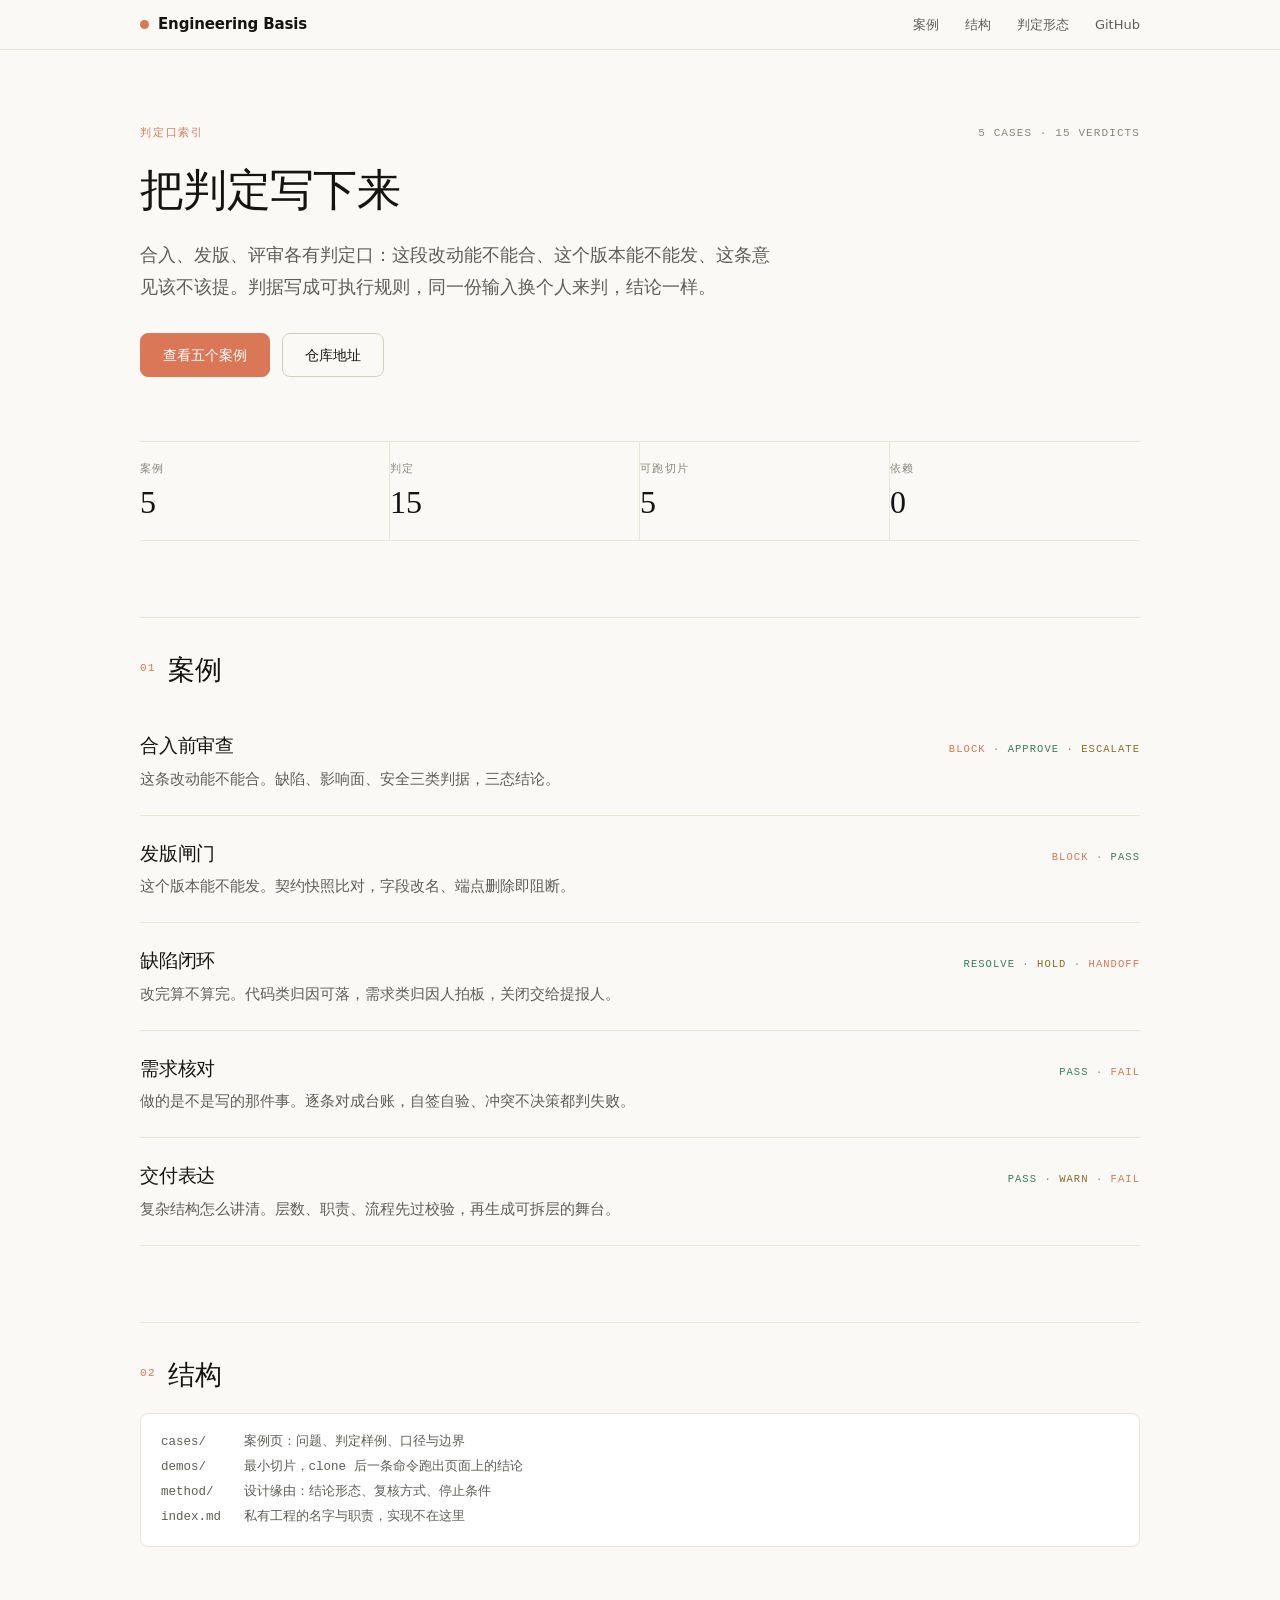
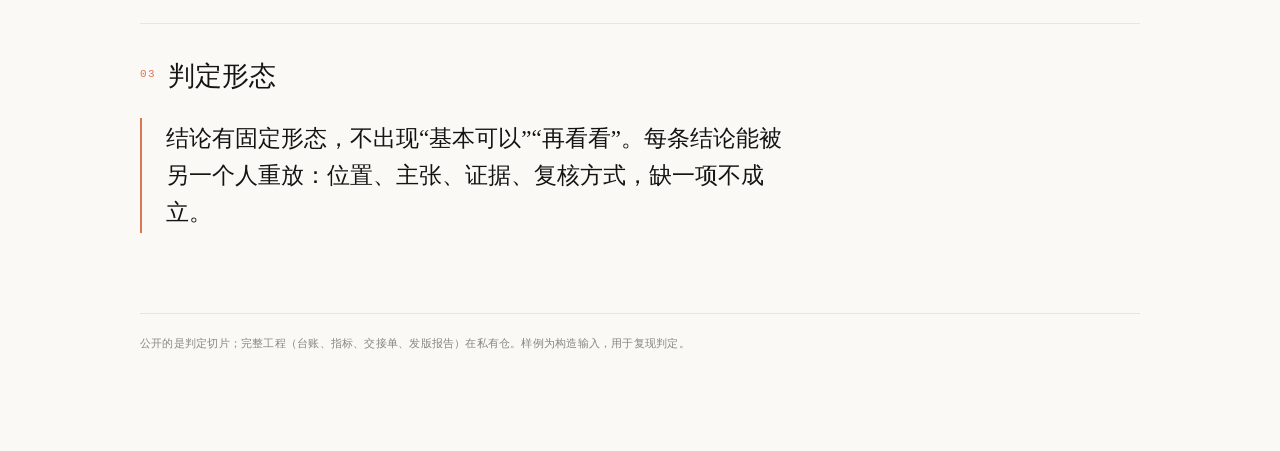
<file: index.html>
<!DOCTYPE html>
<html lang="zh-CN">
<head>
<meta charset="utf-8">
<meta name="viewport" content="width=device-width, initial-scale=1">
<title>工程判定案例 · Engineering Basis</title>
<link rel="stylesheet" href="assets/base.css">
</head>
<body>

<header class="top">
  <div class="inner">
    <a class="brand" href="index.html"><i></i>Engineering Basis</a>
    <nav>
      <a href="#cases">案例</a>
      <a href="#structure">结构</a>
      <a href="#rule">判定形态</a>
      <a href="https://github.com/siYuanJun/engineering-basis">GitHub</a>
    </nav>
  </div>
</header>

<main class="wrap">

  <div class="eyebrow">
    <span>判定口索引</span>
    <span class="r">5 CASES · 15 VERDICTS</span>
  </div>

  <h1>把判定写下来</h1>
  <p class="lead">合入、发版、评审各有判定口：这段改动能不能合、这个版本能不能发、这条意见该不该提。判据写成可执行规则，同一份输入换个人来判，结论一样。</p>

  <div class="actions">
    <a class="btn" href="#cases">查看五个案例</a>
    <a class="btn ghost" href="https://github.com/siYuanJun/engineering-basis">仓库地址</a>
  </div>

  <dl class="figures">
    <div><dt>案例</dt><dd>5</dd></div>
    <div><dt>判定</dt><dd>15</dd></div>
    <div><dt>可跑切片</dt><dd>5</dd></div>
    <div><dt>依赖</dt><dd>0</dd></div>
  </dl>

  <h2 id="cases"><span class="n">01</span>案例</h2>

  <div class="list">
    <a href="cases/review-loop.html">
      <span><span class="t">合入前审查</span><span class="sub">这条改动能不能合。缺陷、影响面、安全三类判据，三态结论。</span></span>
      <span class="v"><span class="block">BLOCK</span> · <span class="pass">APPROVE</span> · <span class="warn">ESCALATE</span></span>
    </a>
    <a href="cases/release-loop.html">
      <span><span class="t">发版闸门</span><span class="sub">这个版本能不能发。契约快照比对，字段改名、端点删除即阻断。</span></span>
      <span class="v"><span class="block">BLOCK</span> · <span class="pass">PASS</span></span>
    </a>
    <a href="cases/bug-loop.html">
      <span><span class="t">缺陷闭环</span><span class="sub">改完算不算完。代码类归因可落，需求类归因人拍板，关闭交给提报人。</span></span>
      <span class="v"><span class="pass">RESOLVE</span> · <span class="warn">HOLD</span> · <span class="block">HANDOFF</span></span>
    </a>
    <a href="cases/prd-gap-loop.html">
      <span><span class="t">需求核对</span><span class="sub">做的是不是写的那件事。逐条对成台账，自签自验、冲突不决策都判失败。</span></span>
      <span class="v"><span class="pass">PASS</span> · <span class="block">FAIL</span></span>
    </a>
    <a href="cases/stage-spec.html">
      <span><span class="t">交付表达</span><span class="sub">复杂结构怎么讲清。层数、职责、流程先过校验，再生成可拆层的舞台。</span></span>
      <span class="v"><span class="pass">PASS</span> · <span class="warn">WARN</span> · <span class="block">FAIL</span></span>
    </a>
  </div>

  <h2 id="structure"><span class="n">02</span>结构</h2>

<pre class="tree">cases/     案例页：问题、判定样例、口径与边界
demos/     最小切片，clone 后一条命令跑出页面上的结论
method/    设计缘由：结论形态、复核方式、停止条件
index.md   私有工程的名字与职责，实现不在这里</pre>

  <h2 id="rule"><span class="n">03</span>判定形态</h2>

  <p class="quote">结论有固定形态，不出现“基本可以”“再看看”。每条结论能被另一个人重放：位置、主张、证据、复核方式，缺一项不成立。</p>

  <footer>
    公开的是判定切片；完整工程（台账、指标、交接单、发版报告）在私有仓。样例为构造输入，用于复现判定。
  </footer>

</main>
</body>
</html>
</file>
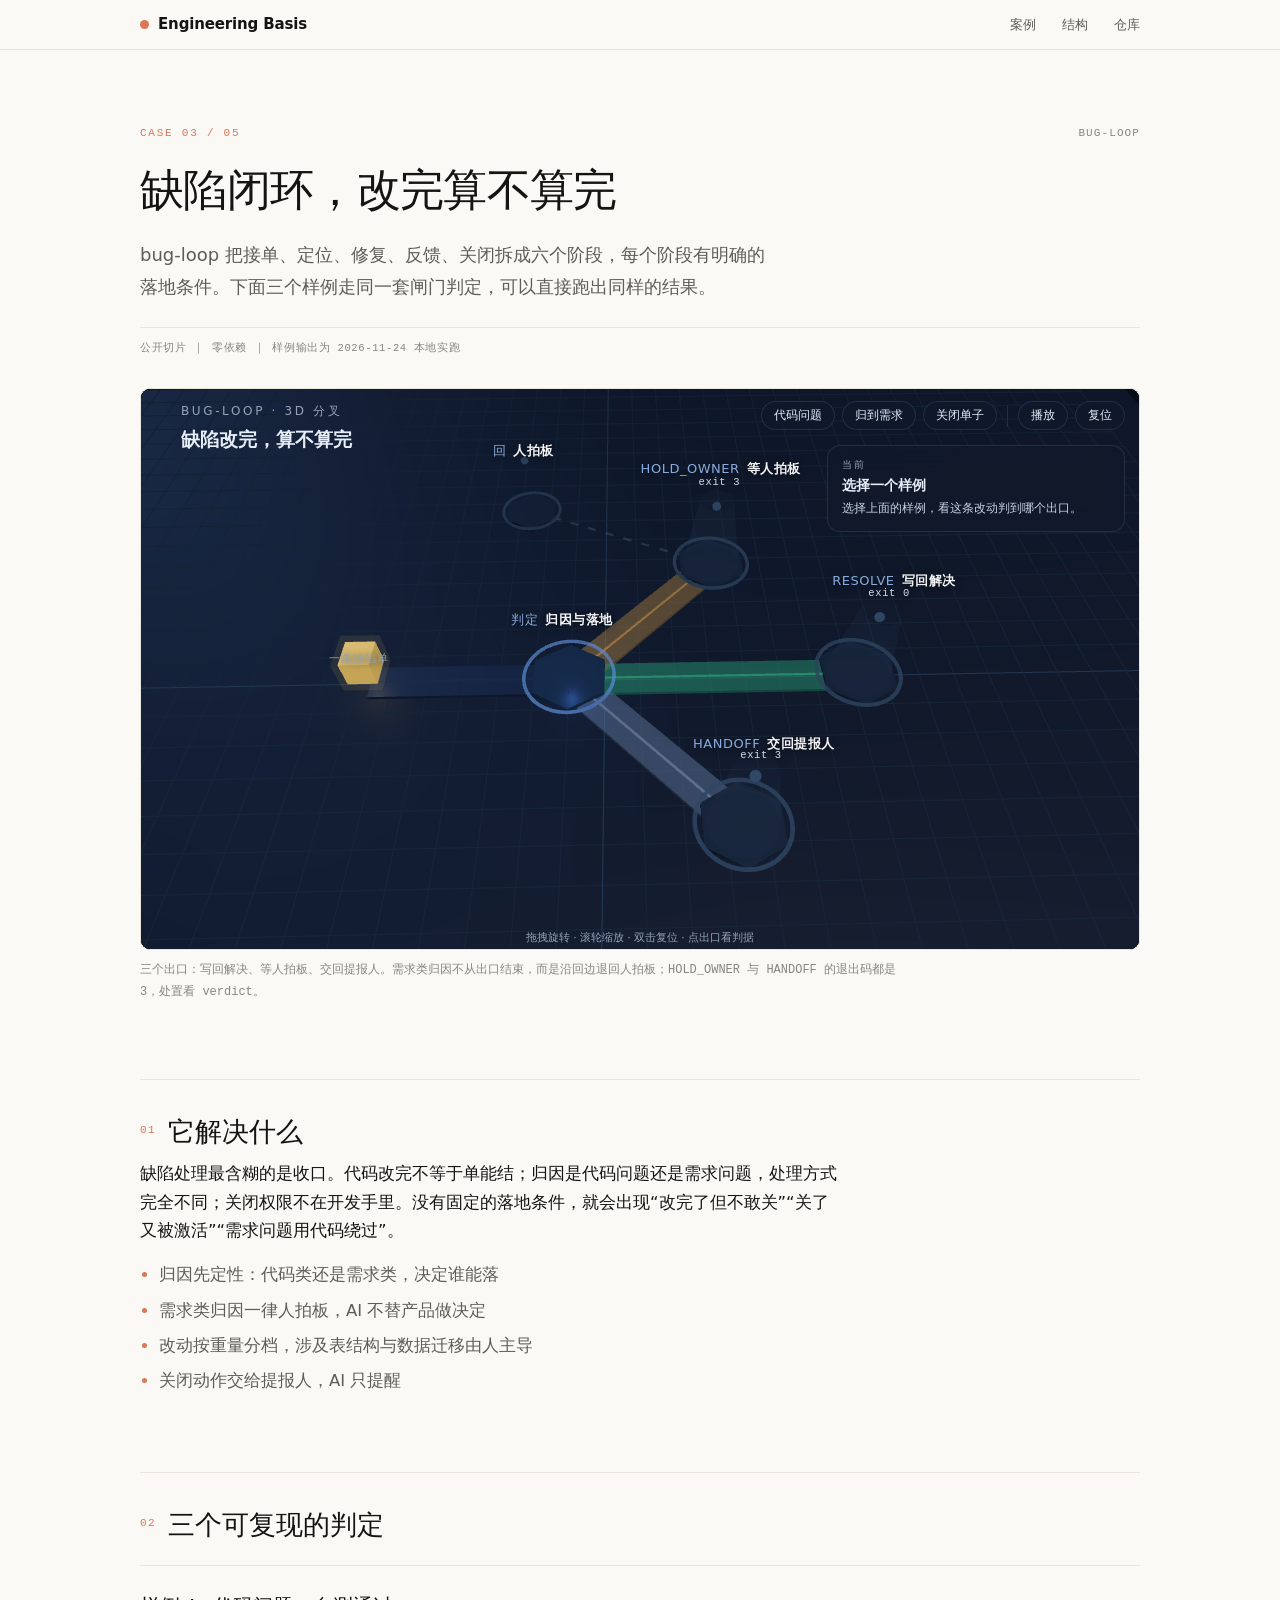
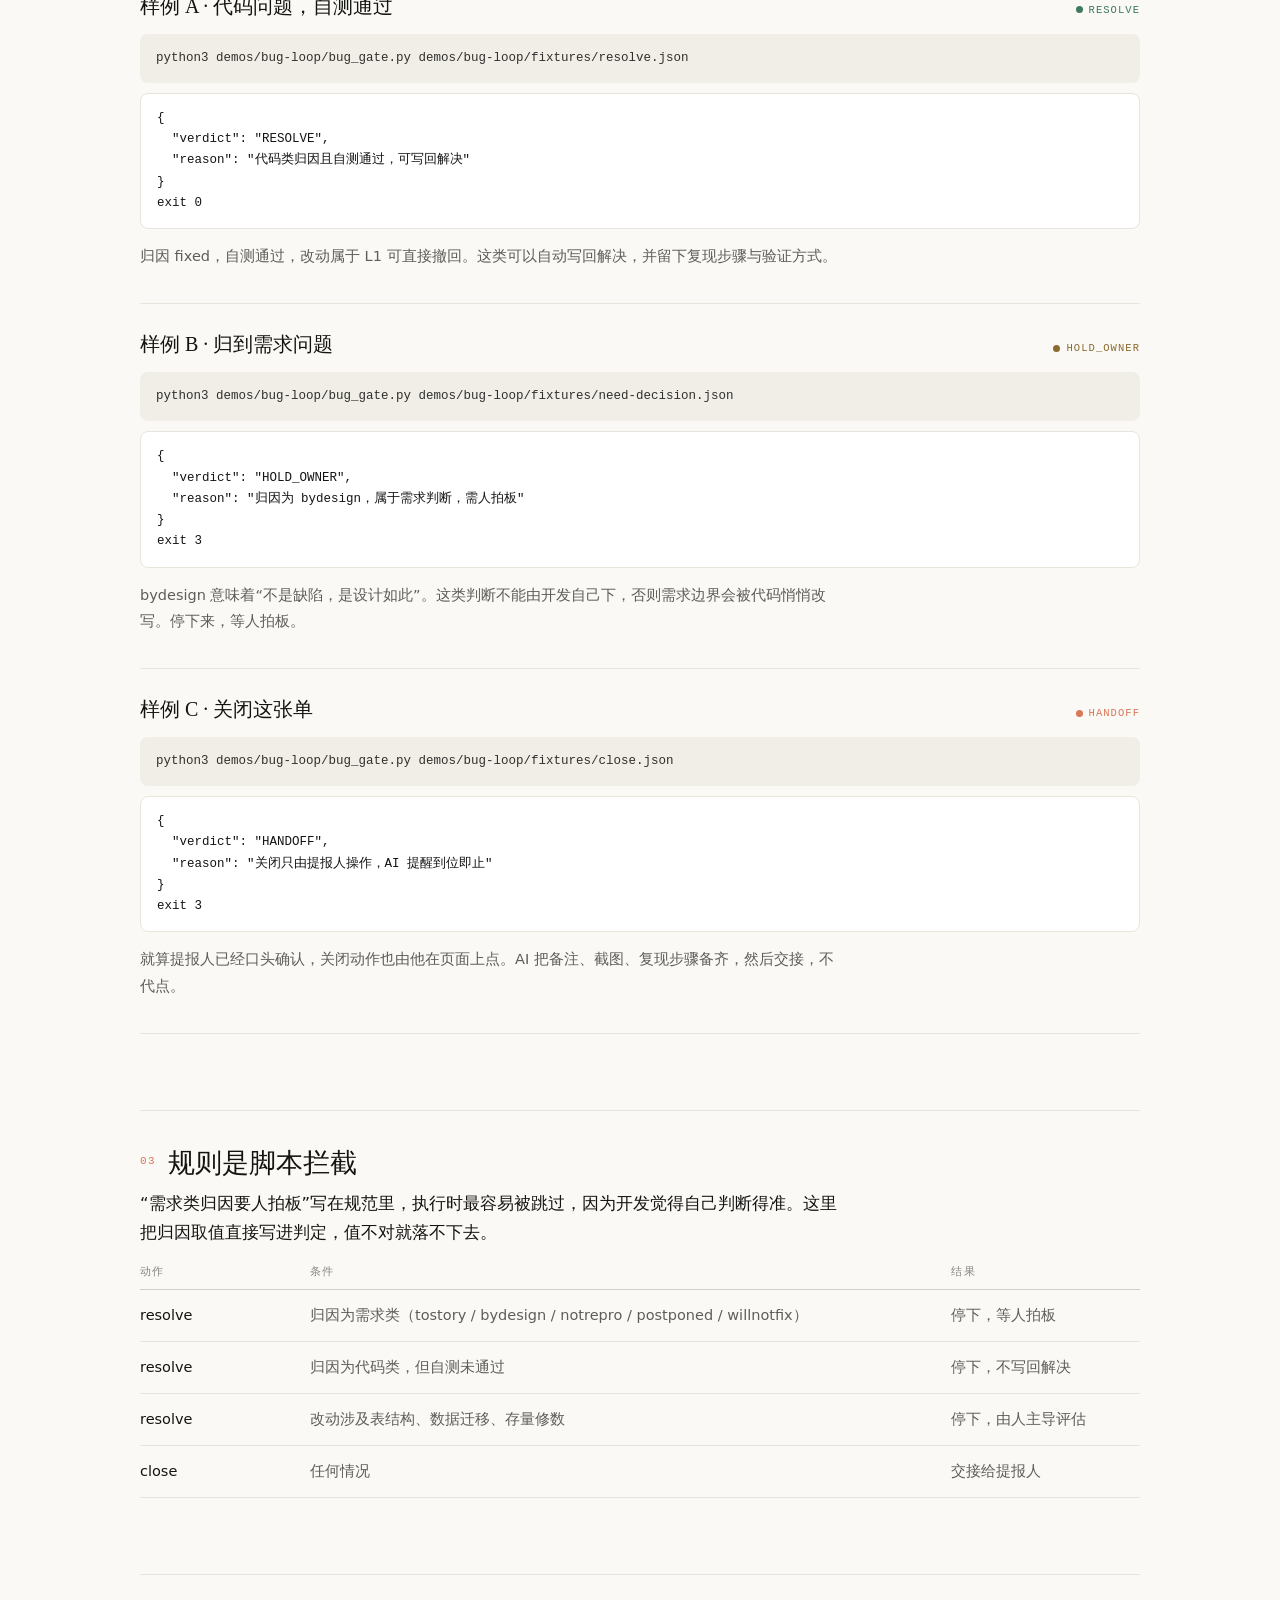
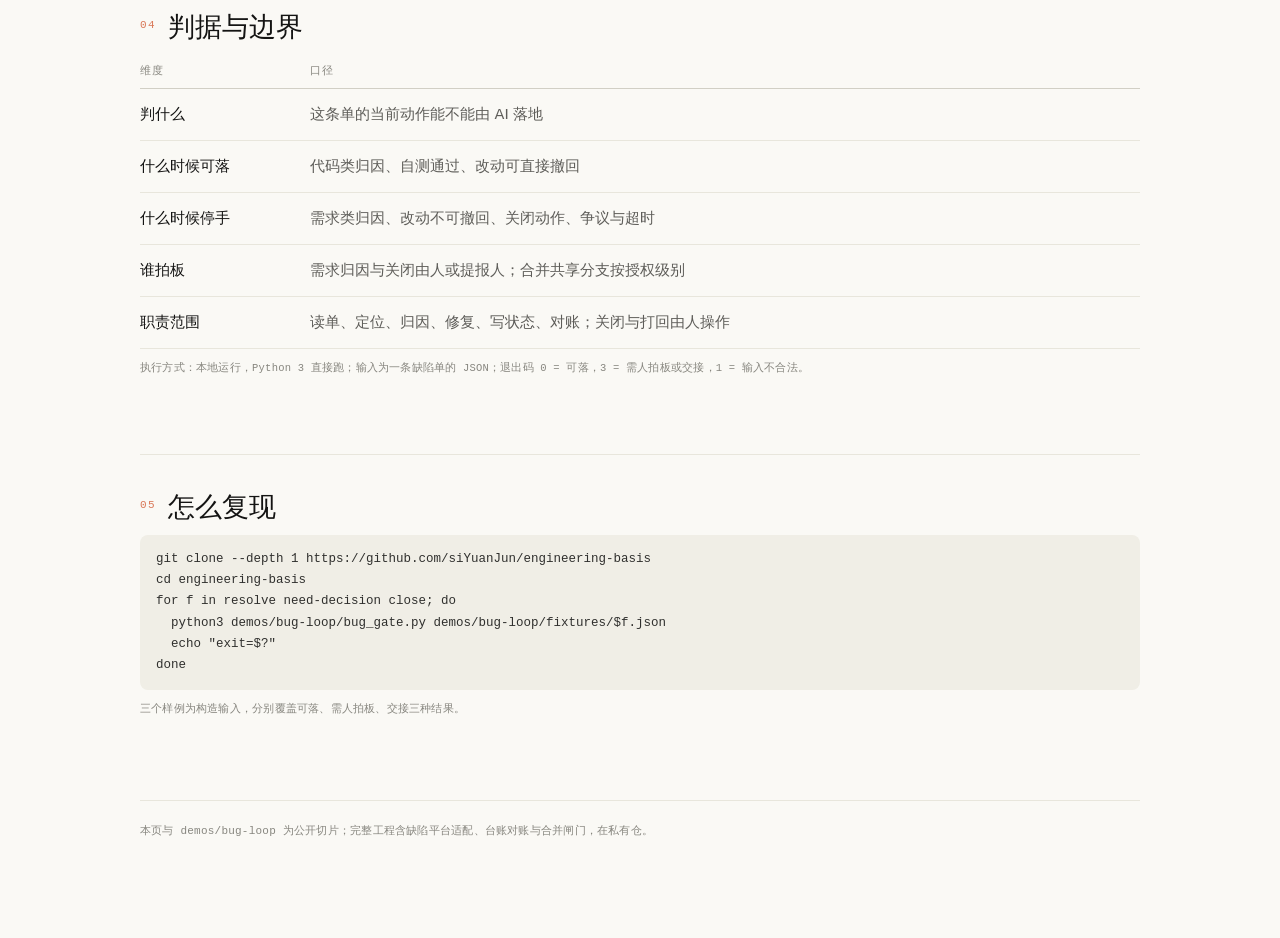
<file: cases/bug-loop.html>
<!DOCTYPE html>
<html lang="zh-CN">
<head>
<meta charset="utf-8">
<meta name="viewport" content="width=device-width, initial-scale=1">
<title>bug-loop · 缺陷收口的判定口径</title>
<link rel="stylesheet" href="../assets/base.css">
</head>
<body>

<header class="top">
  <div class="inner">
    <a class="brand" href="../index.html"><i></i>Engineering Basis</a>
    <nav>
    <a href="../index.html#cases">案例</a>
    <a href="../index.html#structure">结构</a>
    <a href="https://github.com/siYuanJun/engineering-basis">仓库</a>
  </nav>
  </div>
</header>

<main class="wrap">

  <div class="eyebrow"><span>CASE 03 / 05</span><span class="r">BUG-LOOP</span></div>
  <h1>缺陷闭环，改完算不算完</h1>
  <p class="lead">bug-loop 把接单、定位、修复、反馈、关闭拆成六个阶段，每个阶段有明确的落地条件。下面三个样例走同一套闸门判定，可以直接跑出同样的结果。</p>
  <div class="meta">公开切片 ｜ 零依赖 ｜ 样例输出为 2026-11-24 本地实跑</div>

  <figure class="viz">
    <div class="frame">
      <a class="fallback" href="../viz/bug-fork.html" target="_blank">
        <img src="../viz/bug-fork.jpg" alt="缺陷闭环 3D 分叉：需求类归因退回人拍板">
      </a>
      <div class="ph">正在载入 3D 场景…</div>
      <iframe src="../viz/bug-fork.html?embed=1" title="缺陷闭环 3D 分叉" loading="lazy" onload="this.classList.add('ready')"></iframe>
    </div>
    <figcaption>三个出口：写回解决、等人拍板、交回提报人。需求类归因不从出口结束，而是沿回边退回人拍板；HOLD_OWNER 与 HANDOFF 的退出码都是 3，处置看 verdict。</figcaption>
  </figure>


  <h2 id="s1"><span class="n">01</span>它解决什么</h2>
  <p>缺陷处理最含糊的是收口。代码改完不等于单能结；归因是代码问题还是需求问题，处理方式完全不同；关闭权限不在开发手里。没有固定的落地条件，就会出现“改完了但不敢关”“关了又被激活”“需求问题用代码绕过”。</p>
  <ul>
    <li>归因先定性：代码类还是需求类，决定谁能落</li>
    <li>需求类归因一律人拍板，AI 不替产品做决定</li>
    <li>改动按重量分档，涉及表结构与数据迁移由人主导</li>
    <li>关闭动作交给提报人，AI 只提醒</li>
  </ul>

  <h2 id="s2"><span class="n">02</span>三个可复现的判定</h2>
  <div class="cards">

    <div class="card">
      <div class="hd"><b>样例 A · 代码问题，自测通过</b><span class="badge approve">RESOLVE</span></div>
      <div class="cmd">python3 demos/bug-loop/bug_gate.py demos/bug-loop/fixtures/resolve.json</div>
      <div class="out">{
  "verdict": "RESOLVE",
  "reason": "代码类归因且自测通过，可写回解决"
}
exit 0</div>
      <p class="say">归因 fixed，自测通过，改动属于 L1 可直接撤回。这类可以自动写回解决，并留下复现步骤与验证方式。</p>
    </div>

    <div class="card">
      <div class="hd"><b>样例 B · 归到需求问题</b><span class="badge escalate">HOLD_OWNER</span></div>
      <div class="cmd">python3 demos/bug-loop/bug_gate.py demos/bug-loop/fixtures/need-decision.json</div>
      <div class="out">{
  "verdict": "HOLD_OWNER",
  "reason": "归因为 bydesign，属于需求判断，需人拍板"
}
exit 3</div>
      <p class="say">bydesign 意味着“不是缺陷，是设计如此”。这类判断不能由开发自己下，否则需求边界会被代码悄悄改写。停下来，等人拍板。</p>
    </div>

    <div class="card">
      <div class="hd"><b>样例 C · 关闭这张单</b><span class="badge block">HANDOFF</span></div>
      <div class="cmd">python3 demos/bug-loop/bug_gate.py demos/bug-loop/fixtures/close.json</div>
      <div class="out">{
  "verdict": "HANDOFF",
  "reason": "关闭只由提报人操作，AI 提醒到位即止"
}
exit 3</div>
      <p class="say">就算提报人已经口头确认，关闭动作也由他在页面上点。AI 把备注、截图、复现步骤备齐，然后交接，不代点。</p>
    </div>

  </div>

  <h2 id="s3"><span class="n">03</span>规则是脚本拦截</h2>
  <p>“需求类归因要人拍板”写在规范里，执行时最容易被跳过，因为开发觉得自己判断得准。这里把归因取值直接写进判定，值不对就落不下去。</p>
  <table>
    <tr><th>动作</th><th>条件</th><th>结果</th></tr>
    <tr><td>resolve</td><td>归因为需求类（tostory / bydesign / notrepro / postponed / willnotfix）</td><td>停下，等人拍板</td></tr>
    <tr><td>resolve</td><td>归因为代码类，但自测未通过</td><td>停下，不写回解决</td></tr>
    <tr><td>resolve</td><td>改动涉及表结构、数据迁移、存量修数</td><td>停下，由人主导评估</td></tr>
    <tr><td>close</td><td>任何情况</td><td>交接给提报人</td></tr>
  </table>

  <h2 id="s4"><span class="n">04</span>判据与边界</h2>
  <table>
    <tr><th>维度</th><th>口径</th></tr>
    <tr><td>判什么</td><td>这条单的当前动作能不能由 AI 落地</td></tr>
    <tr><td>什么时候可落</td><td>代码类归因、自测通过、改动可直接撤回</td></tr>
    <tr><td>什么时候停手</td><td>需求类归因、改动不可撤回、关闭动作、争议与超时</td></tr>
    <tr><td>谁拍板</td><td>需求归因与关闭由人或提报人；合并共享分支按授权级别</td></tr>
    <tr><td>职责范围</td><td>读单、定位、归因、修复、写状态、对账；关闭与打回由人操作</td></tr>
  </table>
  <p class="k">执行方式：本地运行，Python 3 直接跑；输入为一条缺陷单的 JSON；退出码 0 = 可落，3 = 需人拍板或交接，1 = 输入不合法。</p>

  <h2 id="s5"><span class="n">05</span>怎么复现</h2>
  <div class="cmd">git clone --depth 1 https://github.com/siYuanJun/engineering-basis
cd engineering-basis
for f in resolve need-decision close; do
  python3 demos/bug-loop/bug_gate.py demos/bug-loop/fixtures/$f.json
  echo "exit=$?"
done</div>
  <p class="k">三个样例为构造输入，分别覆盖可落、需人拍板、交接三种结果。</p>

  <footer>
    本页与 demos/bug-loop 为公开切片；完整工程含缺陷平台适配、台账对账与合并闸门，在私有仓。
  </footer>

</main>
</body>
</html>
</file>
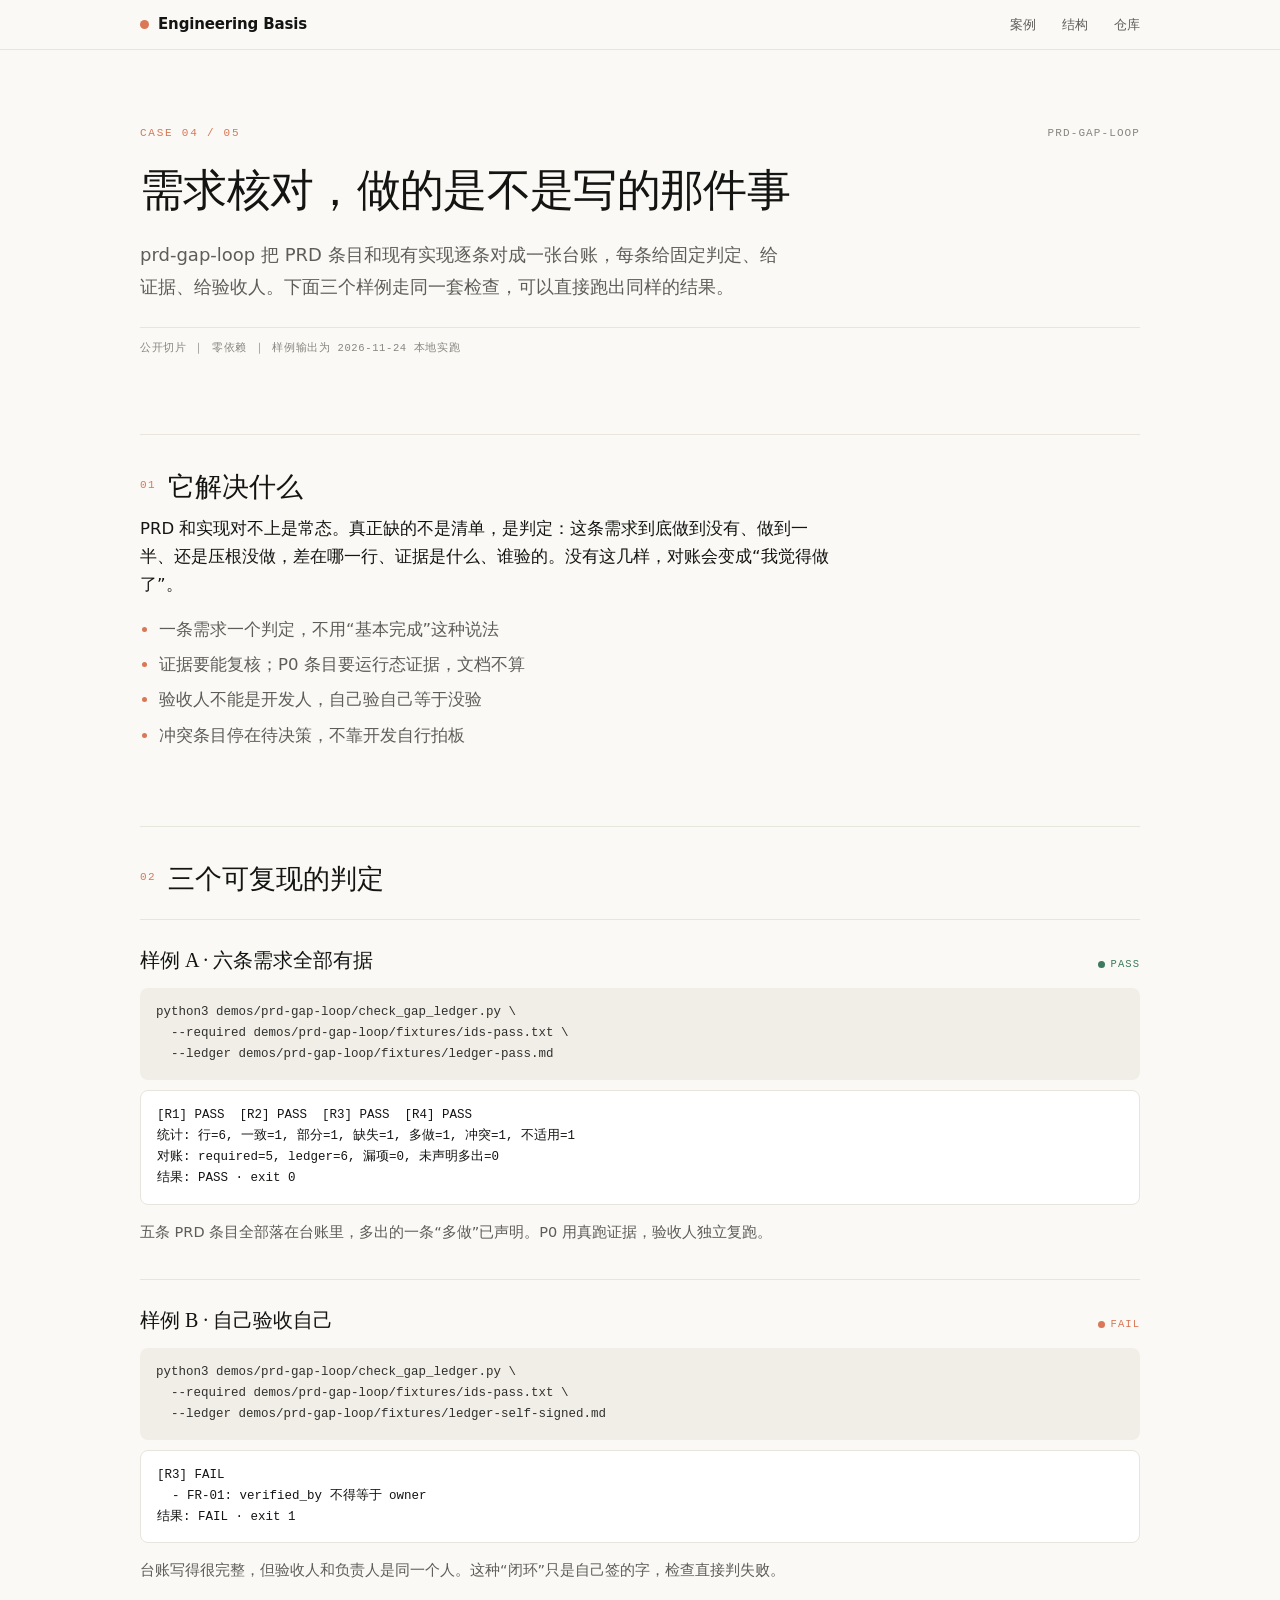
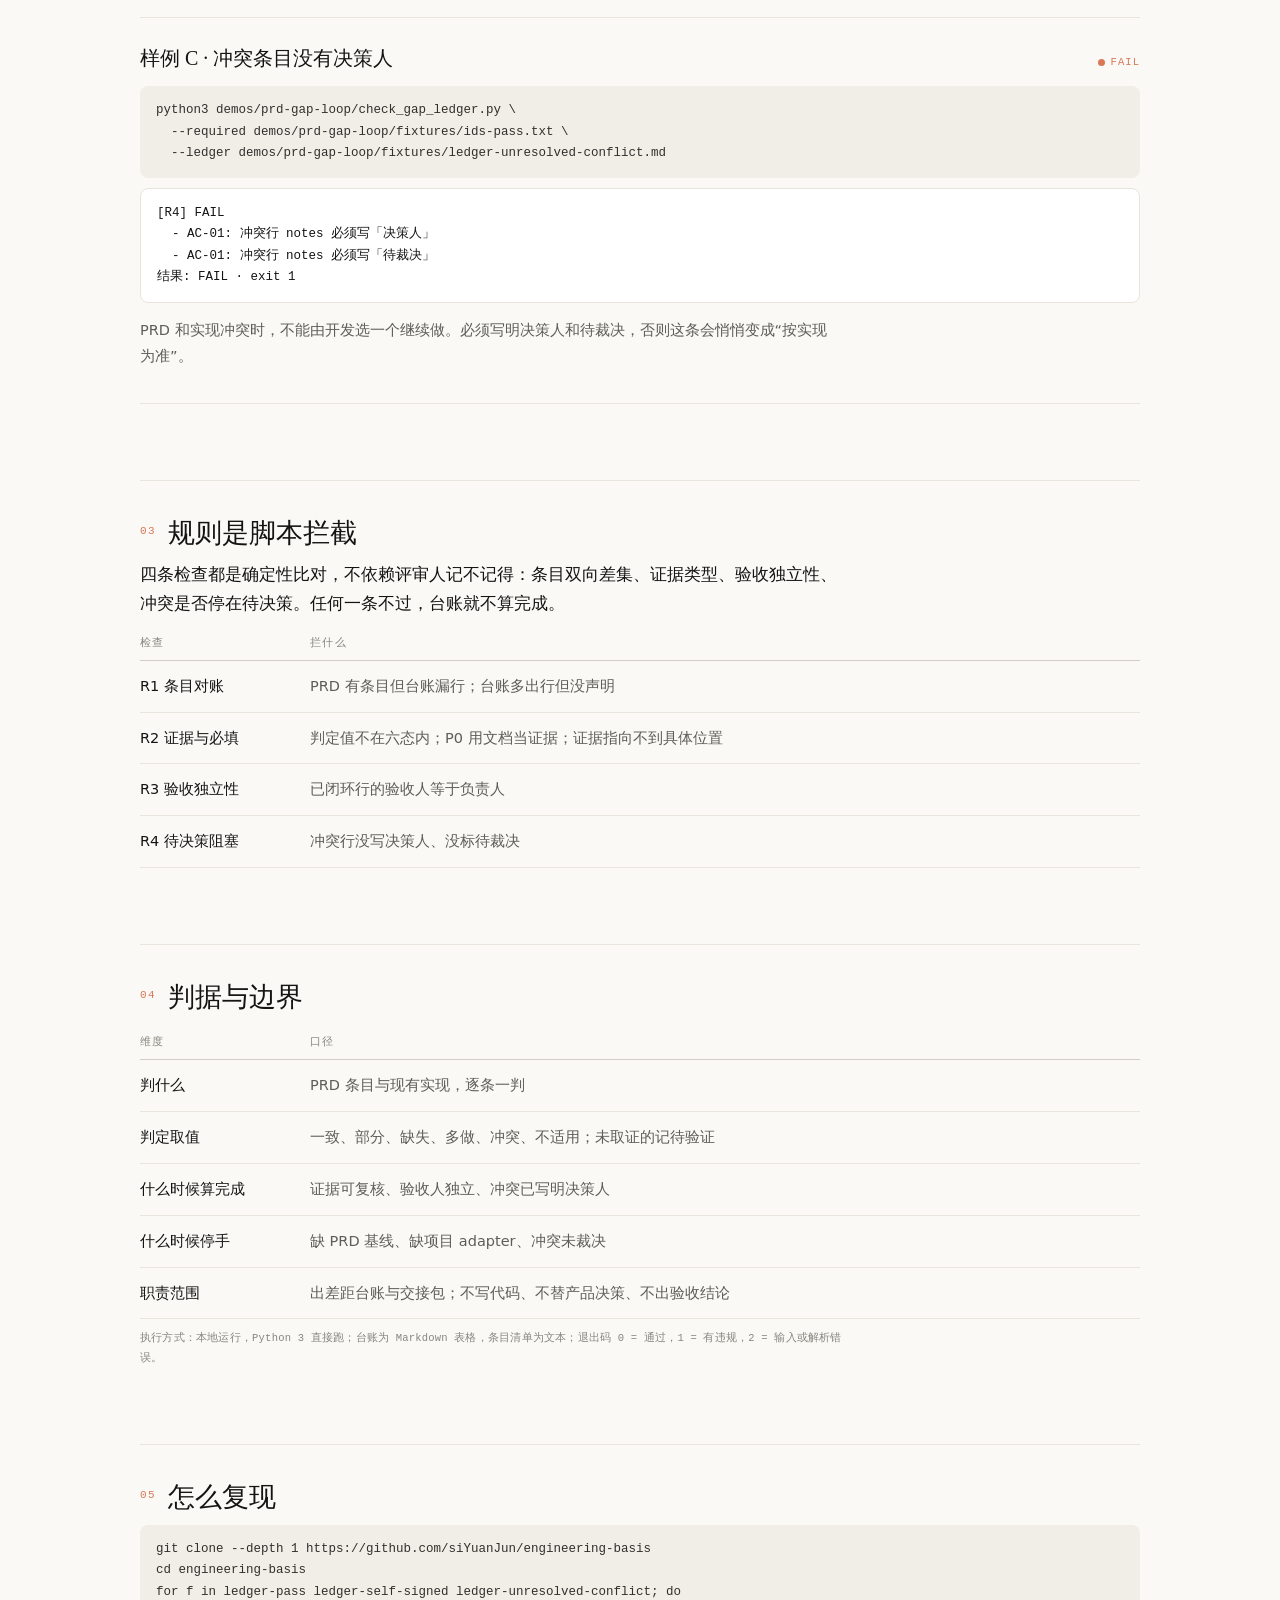
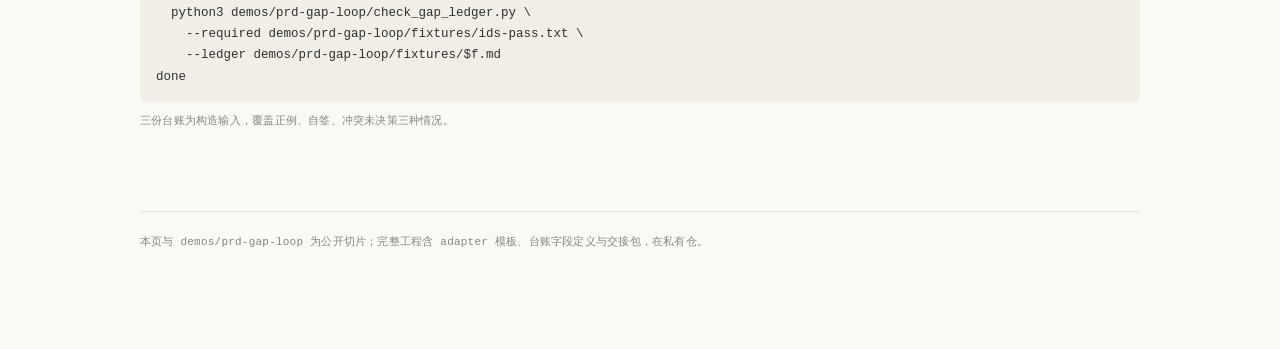
<file: cases/prd-gap-loop.html>
<!DOCTYPE html>
<html lang="zh-CN">
<head>
<meta charset="utf-8">
<meta name="viewport" content="width=device-width, initial-scale=1">
<title>prd-gap-loop · 需求核对的判定口径</title>
<link rel="stylesheet" href="../assets/base.css">
</head>
<body>

<header class="top">
  <div class="inner">
    <a class="brand" href="../index.html"><i></i>Engineering Basis</a>
    <nav>
    <a href="../index.html#cases">案例</a>
    <a href="../index.html#structure">结构</a>
    <a href="https://github.com/siYuanJun/engineering-basis">仓库</a>
  </nav>
  </div>
</header>

<main class="wrap">

  <div class="eyebrow"><span>CASE 04 / 05</span><span class="r">PRD-GAP-LOOP</span></div>
  <h1>需求核对，做的是不是写的那件事</h1>
  <p class="lead">prd-gap-loop 把 PRD 条目和现有实现逐条对成一张台账，每条给固定判定、给证据、给验收人。下面三个样例走同一套检查，可以直接跑出同样的结果。</p>
  <div class="meta">公开切片 ｜ 零依赖 ｜ 样例输出为 2026-11-24 本地实跑</div>

  <h2 id="s1"><span class="n">01</span>它解决什么</h2>
  <p>PRD 和实现对不上是常态。真正缺的不是清单，是判定：这条需求到底做到没有、做到一半、还是压根没做，差在哪一行、证据是什么、谁验的。没有这几样，对账会变成“我觉得做了”。</p>
  <ul>
    <li>一条需求一个判定，不用“基本完成”这种说法</li>
    <li>证据要能复核；P0 条目要运行态证据，文档不算</li>
    <li>验收人不能是开发人，自己验自己等于没验</li>
    <li>冲突条目停在待决策，不靠开发自行拍板</li>
  </ul>

  <h2 id="s2"><span class="n">02</span>三个可复现的判定</h2>
  <div class="cards">

    <div class="card">
      <div class="hd"><b>样例 A · 六条需求全部有据</b><span class="badge approve">PASS</span></div>
      <div class="cmd">python3 demos/prd-gap-loop/check_gap_ledger.py \
  --required demos/prd-gap-loop/fixtures/ids-pass.txt \
  --ledger demos/prd-gap-loop/fixtures/ledger-pass.md</div>
      <div class="out">[R1] PASS  [R2] PASS  [R3] PASS  [R4] PASS
统计: 行=6, 一致=1, 部分=1, 缺失=1, 多做=1, 冲突=1, 不适用=1
对账: required=5, ledger=6, 漏项=0, 未声明多出=0
结果: PASS · exit 0</div>
      <p class="say">五条 PRD 条目全部落在台账里，多出的一条“多做”已声明。P0 用真跑证据，验收人独立复跑。</p>
    </div>

    <div class="card">
      <div class="hd"><b>样例 B · 自己验收自己</b><span class="badge block">FAIL</span></div>
      <div class="cmd">python3 demos/prd-gap-loop/check_gap_ledger.py \
  --required demos/prd-gap-loop/fixtures/ids-pass.txt \
  --ledger demos/prd-gap-loop/fixtures/ledger-self-signed.md</div>
      <div class="out">[R3] FAIL
  - FR-01: verified_by 不得等于 owner
结果: FAIL · exit 1</div>
      <p class="say">台账写得很完整，但验收人和负责人是同一个人。这种“闭环”只是自己签的字，检查直接判失败。</p>
    </div>

    <div class="card">
      <div class="hd"><b>样例 C · 冲突条目没有决策人</b><span class="badge block">FAIL</span></div>
      <div class="cmd">python3 demos/prd-gap-loop/check_gap_ledger.py \
  --required demos/prd-gap-loop/fixtures/ids-pass.txt \
  --ledger demos/prd-gap-loop/fixtures/ledger-unresolved-conflict.md</div>
      <div class="out">[R4] FAIL
  - AC-01: 冲突行 notes 必须写「决策人」
  - AC-01: 冲突行 notes 必须写「待裁决」
结果: FAIL · exit 1</div>
      <p class="say">PRD 和实现冲突时，不能由开发选一个继续做。必须写明决策人和待裁决，否则这条会悄悄变成“按实现为准”。</p>
    </div>

  </div>

  <h2 id="s3"><span class="n">03</span>规则是脚本拦截</h2>
  <p>四条检查都是确定性比对，不依赖评审人记不记得：条目双向差集、证据类型、验收独立性、冲突是否停在待决策。任何一条不过，台账就不算完成。</p>
  <table>
    <tr><th>检查</th><th>拦什么</th></tr>
    <tr><td>R1 条目对账</td><td>PRD 有条目但台账漏行；台账多出行但没声明</td></tr>
    <tr><td>R2 证据与必填</td><td>判定值不在六态内；P0 用文档当证据；证据指向不到具体位置</td></tr>
    <tr><td>R3 验收独立性</td><td>已闭环行的验收人等于负责人</td></tr>
    <tr><td>R4 待决策阻塞</td><td>冲突行没写决策人、没标待裁决</td></tr>
  </table>

  <h2 id="s4"><span class="n">04</span>判据与边界</h2>
  <table>
    <tr><th>维度</th><th>口径</th></tr>
    <tr><td>判什么</td><td>PRD 条目与现有实现，逐条一判</td></tr>
    <tr><td>判定取值</td><td>一致、部分、缺失、多做、冲突、不适用；未取证的记待验证</td></tr>
    <tr><td>什么时候算完成</td><td>证据可复核、验收人独立、冲突已写明决策人</td></tr>
    <tr><td>什么时候停手</td><td>缺 PRD 基线、缺项目 adapter、冲突未裁决</td></tr>
    <tr><td>职责范围</td><td>出差距台账与交接包；不写代码、不替产品决策、不出验收结论</td></tr>
  </table>
  <p class="k">执行方式：本地运行，Python 3 直接跑；台账为 Markdown 表格，条目清单为文本；退出码 0 = 通过，1 = 有违规，2 = 输入或解析错误。</p>

  <h2 id="s5"><span class="n">05</span>怎么复现</h2>
  <div class="cmd">git clone --depth 1 https://github.com/siYuanJun/engineering-basis
cd engineering-basis
for f in ledger-pass ledger-self-signed ledger-unresolved-conflict; do
  python3 demos/prd-gap-loop/check_gap_ledger.py \
    --required demos/prd-gap-loop/fixtures/ids-pass.txt \
    --ledger demos/prd-gap-loop/fixtures/$f.md
done</div>
  <p class="k">三份台账为构造输入，覆盖正例、自签、冲突未决策三种情况。</p>

  <footer>
    本页与 demos/prd-gap-loop 为公开切片；完整工程含 adapter 模板、台账字段定义与交接包，在私有仓。
  </footer>

</main>
</body>
</html>
</file>
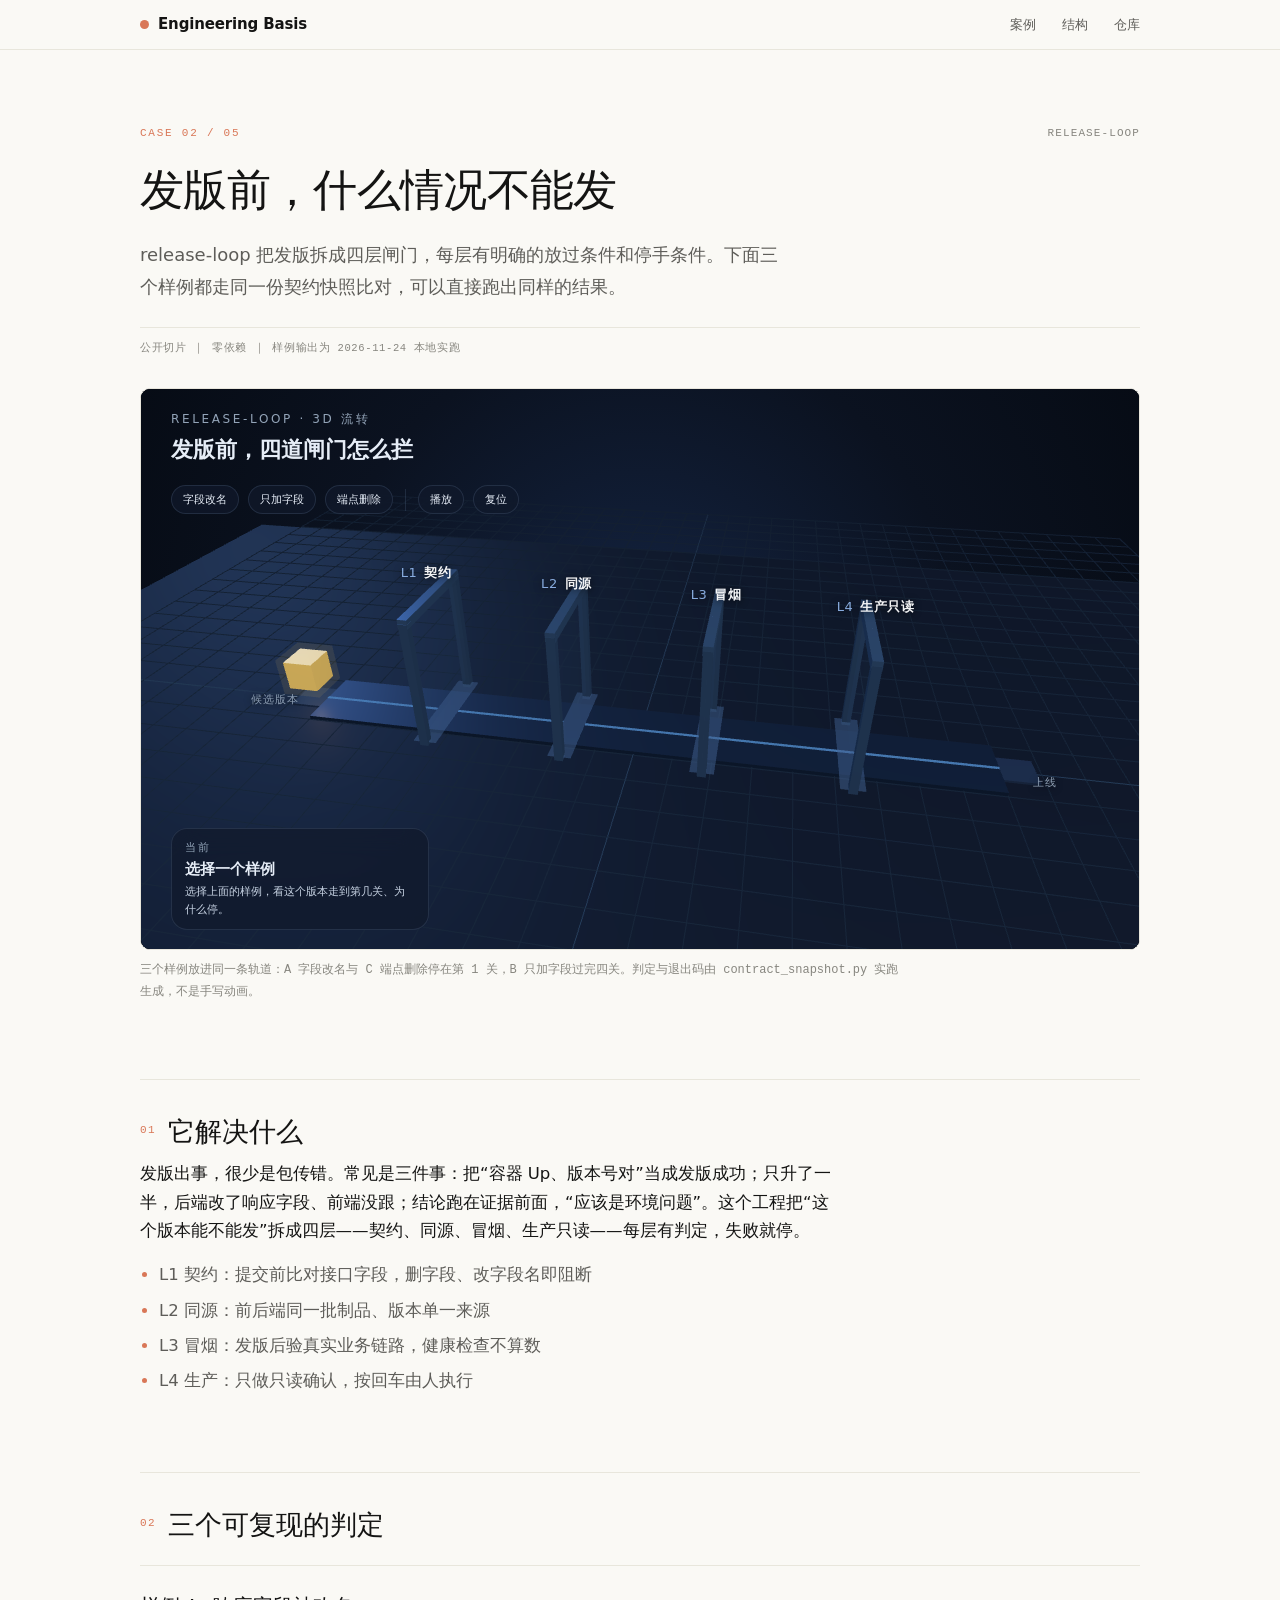
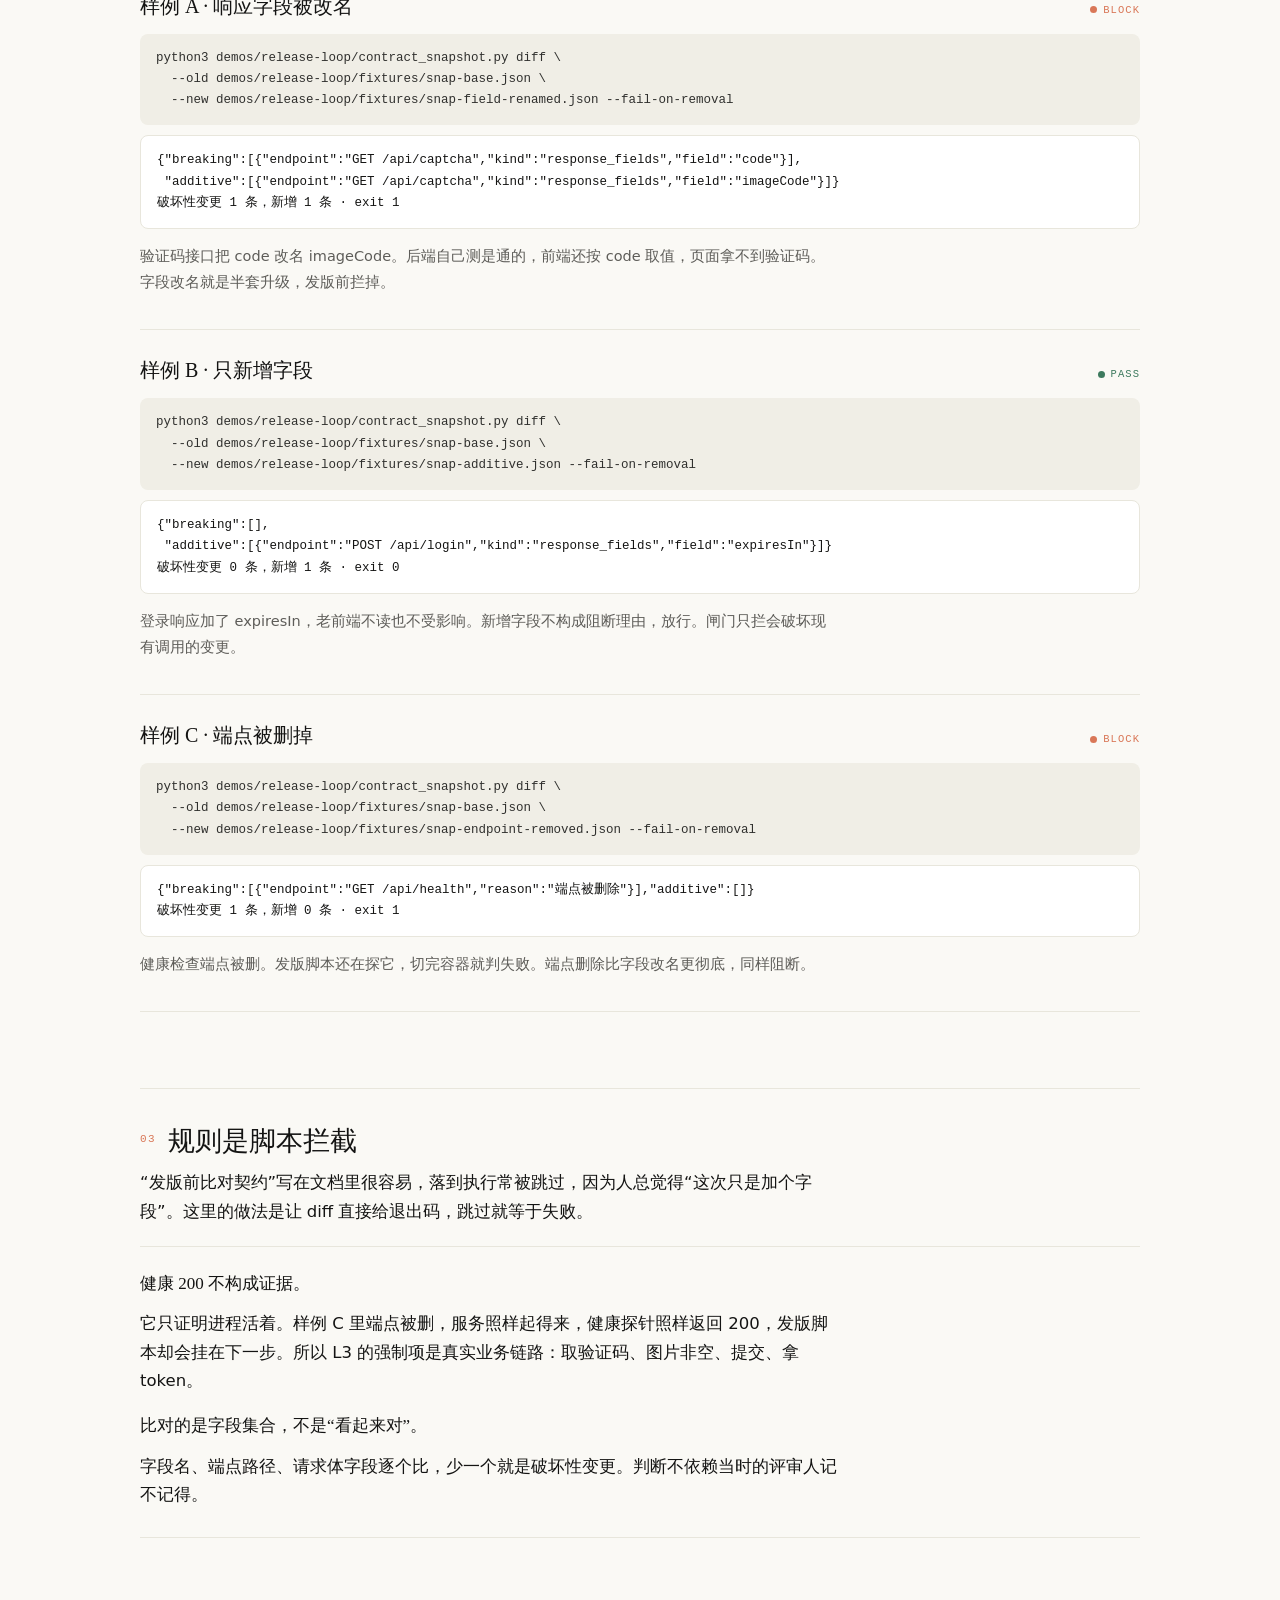
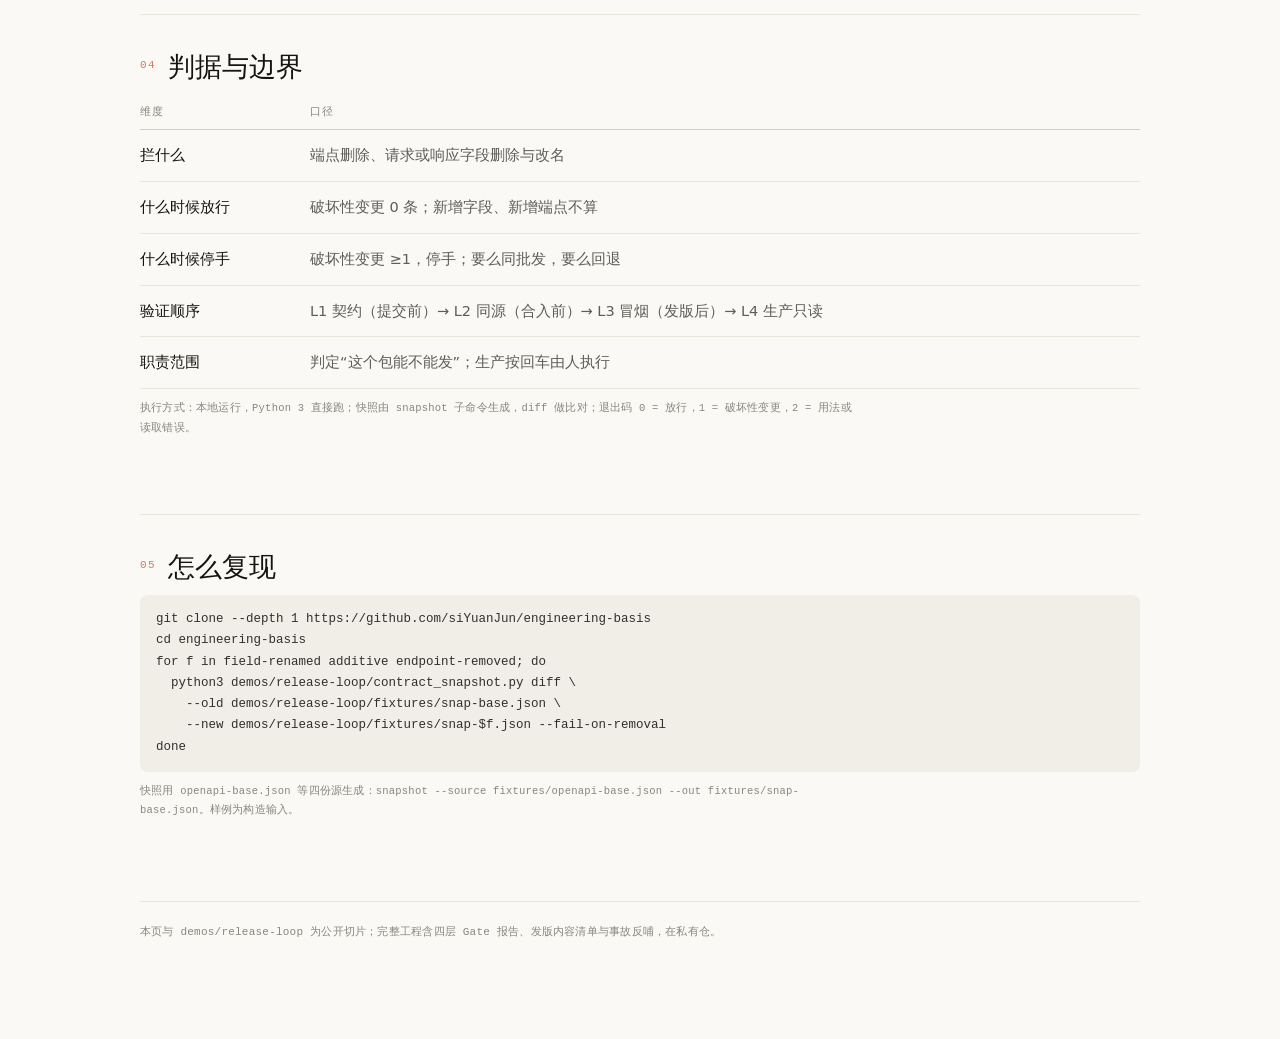
<file: cases/release-loop.html>
<!DOCTYPE html>
<html lang="zh-CN">
<head>
<meta charset="utf-8">
<meta name="viewport" content="width=device-width, initial-scale=1">
<title>release-loop · 发版前的判定口径</title>
<link rel="stylesheet" href="../assets/base.css">
</head>
<body>

<header class="top">
  <div class="inner">
    <a class="brand" href="../index.html"><i></i>Engineering Basis</a>
    <nav>
    <a href="../index.html#cases">案例</a>
    <a href="../index.html#structure">结构</a>
    <a href="https://github.com/siYuanJun/engineering-basis">仓库</a>
  </nav>
  </div>
</header>

<main class="wrap">

  <div class="eyebrow"><span>CASE 02 / 05</span><span class="r">RELEASE-LOOP</span></div>
  <h1>发版前，什么情况不能发</h1>
  <p class="lead">release-loop 把发版拆成四层闸门，每层有明确的放过条件和停手条件。下面三个样例都走同一份契约快照比对，可以直接跑出同样的结果。</p>
  <div class="meta">公开切片 ｜ 零依赖 ｜ 样例输出为 2026-11-24 本地实跑</div>

  <figure class="viz">
    <div class="frame">
      <a class="fallback" href="../viz/release-gates.html" target="_blank">
        <img src="../viz/release-gates.jpg" alt="发版闸门 3D 流转：版本停在 L1 契约关">
      </a>
      <div class="ph">正在载入 3D 场景…</div>
      <iframe src="../viz/release-gates.html?embed=1" title="发版闸门 3D 流转" loading="lazy" onload="this.classList.add('ready')"></iframe>
    </div>
    <figcaption>三个样例放进同一条轨道：A 字段改名与 C 端点删除停在第 1 关，B 只加字段过完四关。判定与退出码由 contract_snapshot.py 实跑生成，不是手写动画。</figcaption>
  </figure>

  <h2 id="s1"><span class="n">01</span>它解决什么</h2>
  <p>发版出事，很少是包传错。常见是三件事：把“容器 Up、版本号对”当成发版成功；只升了一半，后端改了响应字段、前端没跟；结论跑在证据前面，“应该是环境问题”。这个工程把“这个版本能不能发”拆成四层——契约、同源、冒烟、生产只读——每层有判定，失败就停。</p>
  <ul>
    <li>L1 契约：提交前比对接口字段，删字段、改字段名即阻断</li>
    <li>L2 同源：前后端同一批制品、版本单一来源</li>
    <li>L3 冒烟：发版后验真实业务链路，健康检查不算数</li>
    <li>L4 生产：只做只读确认，按回车由人执行</li>
  </ul>

  <h2 id="s2"><span class="n">02</span>三个可复现的判定</h2>
  <div class="cards">

    <div class="card">
      <div class="hd"><b>样例 A · 响应字段被改名</b><span class="badge block">BLOCK</span></div>
      <div class="cmd">python3 demos/release-loop/contract_snapshot.py diff \
  --old demos/release-loop/fixtures/snap-base.json \
  --new demos/release-loop/fixtures/snap-field-renamed.json --fail-on-removal</div>
      <div class="out">{"breaking":[{"endpoint":"GET /api/captcha","kind":"response_fields","field":"code"}],
 "additive":[{"endpoint":"GET /api/captcha","kind":"response_fields","field":"imageCode"}]}
破坏性变更 1 条，新增 1 条 · exit 1</div>
      <p class="say">验证码接口把 code 改名 imageCode。后端自己测是通的，前端还按 code 取值，页面拿不到验证码。字段改名就是半套升级，发版前拦掉。</p>
    </div>

    <div class="card">
      <div class="hd"><b>样例 B · 只新增字段</b><span class="badge approve">PASS</span></div>
      <div class="cmd">python3 demos/release-loop/contract_snapshot.py diff \
  --old demos/release-loop/fixtures/snap-base.json \
  --new demos/release-loop/fixtures/snap-additive.json --fail-on-removal</div>
      <div class="out">{"breaking":[],
 "additive":[{"endpoint":"POST /api/login","kind":"response_fields","field":"expiresIn"}]}
破坏性变更 0 条，新增 1 条 · exit 0</div>
      <p class="say">登录响应加了 expiresIn，老前端不读也不受影响。新增字段不构成阻断理由，放行。闸门只拦会破坏现有调用的变更。</p>
    </div>

    <div class="card">
      <div class="hd"><b>样例 C · 端点被删掉</b><span class="badge block">BLOCK</span></div>
      <div class="cmd">python3 demos/release-loop/contract_snapshot.py diff \
  --old demos/release-loop/fixtures/snap-base.json \
  --new demos/release-loop/fixtures/snap-endpoint-removed.json --fail-on-removal</div>
      <div class="out">{"breaking":[{"endpoint":"GET /api/health","reason":"端点被删除"}],"additive":[]}
破坏性变更 1 条，新增 0 条 · exit 1</div>
      <p class="say">健康检查端点被删。发版脚本还在探它，切完容器就判失败。端点删除比字段改名更彻底，同样阻断。</p>
    </div>

  </div>



  <h2 id="s3"><span class="n">03</span>规则是脚本拦截</h2>
  <p>“发版前比对契约”写在文档里很容易，落到执行常被跳过，因为人总觉得“这次只是加个字段”。这里的做法是让 diff 直接给退出码，跳过就等于失败。</p>

  <div class="rule">
    <p><b>健康 200 不构成证据。</b>它只证明进程活着。样例 C 里端点被删，服务照样起得来，健康探针照样返回 200，发版脚本却会挂在下一步。所以 L3 的强制项是真实业务链路：取验证码、图片非空、提交、拿 token。</p>
    <p><b>比对的是字段集合，不是“看起来对”。</b>字段名、端点路径、请求体字段逐个比，少一个就是破坏性变更。判断不依赖当时的评审人记不记得。</p>
  </div>

  <h2 id="s4"><span class="n">04</span>判据与边界</h2>
  <table>
    <tr><th>维度</th><th>口径</th></tr>
    <tr><td>拦什么</td><td>端点删除、请求或响应字段删除与改名</td></tr>
    <tr><td>什么时候放行</td><td>破坏性变更 0 条；新增字段、新增端点不算</td></tr>
    <tr><td>什么时候停手</td><td>破坏性变更 ≥1，停手；要么同批发，要么回退</td></tr>
    <tr><td>验证顺序</td><td>L1 契约（提交前）→ L2 同源（合入前）→ L3 冒烟（发版后）→ L4 生产只读</td></tr>
    <tr><td>职责范围</td><td>判定“这个包能不能发”；生产按回车由人执行</td></tr>
  </table>
  <p class="k">执行方式：本地运行，Python 3 直接跑；快照由 snapshot 子命令生成，diff 做比对；退出码 0 = 放行，1 = 破坏性变更，2 = 用法或读取错误。</p>

  <h2 id="s5"><span class="n">05</span>怎么复现</h2>
  <div class="cmd">git clone --depth 1 https://github.com/siYuanJun/engineering-basis
cd engineering-basis
for f in field-renamed additive endpoint-removed; do
  python3 demos/release-loop/contract_snapshot.py diff \
    --old demos/release-loop/fixtures/snap-base.json \
    --new demos/release-loop/fixtures/snap-$f.json --fail-on-removal
done</div>
  <p class="k">快照用 openapi-base.json 等四份源生成：snapshot --source fixtures/openapi-base.json --out fixtures/snap-base.json。样例为构造输入。</p>

  <footer>
    本页与 demos/release-loop 为公开切片；完整工程含四层 Gate 报告、发版内容清单与事故反哺，在私有仓。
  </footer>

</main>
</body>
</html>
</file>
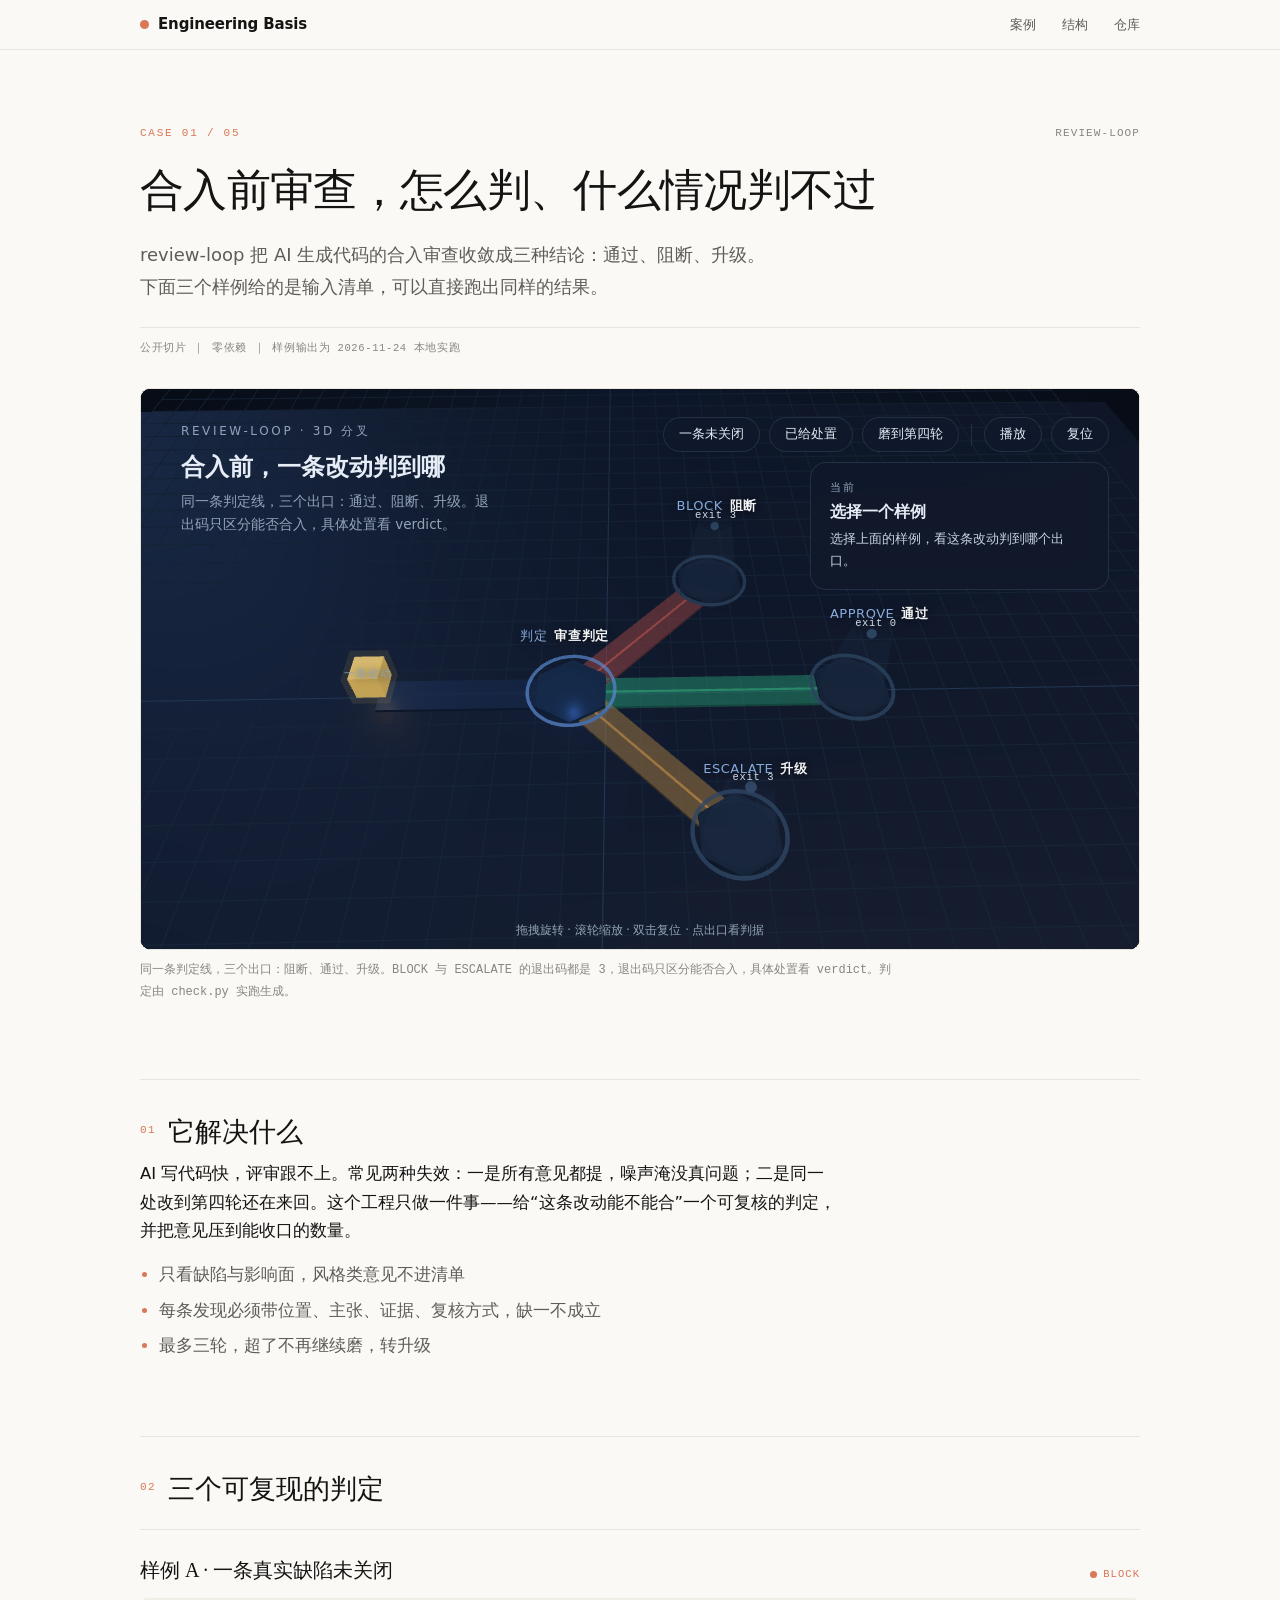
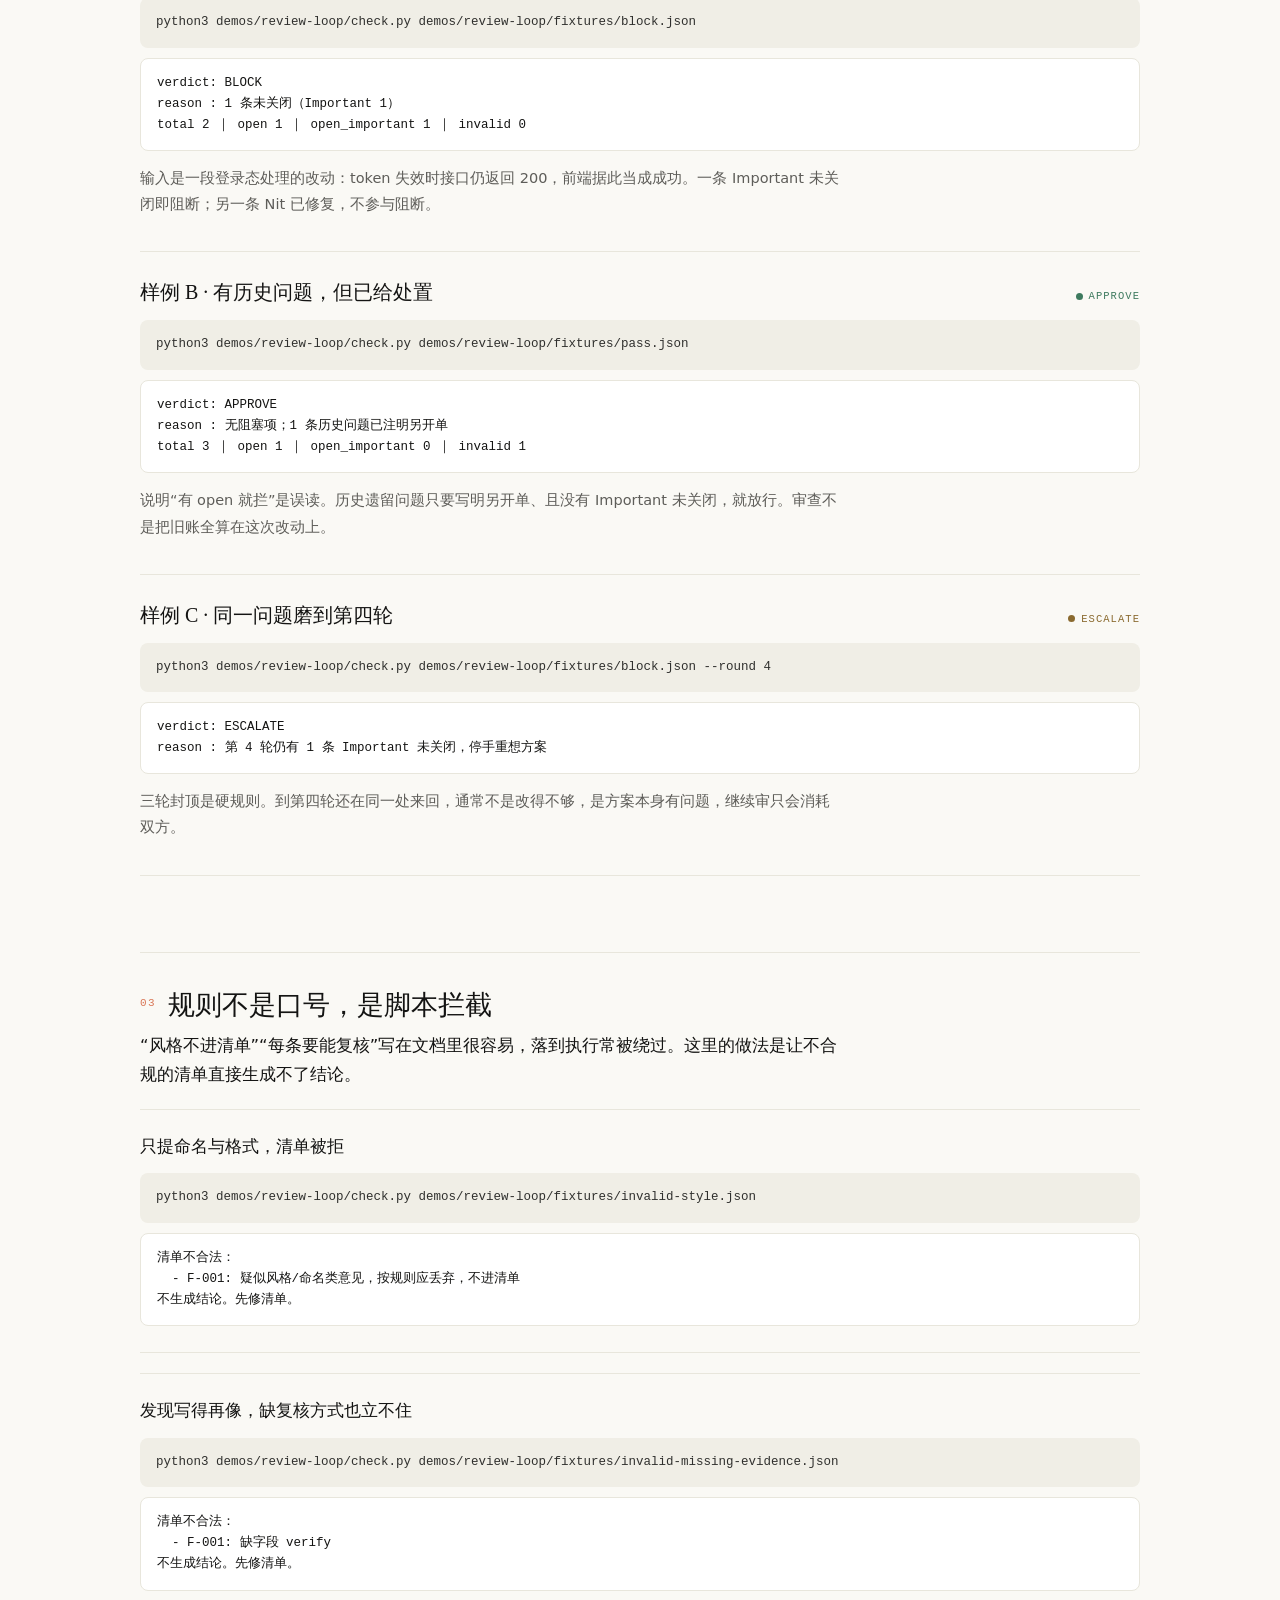
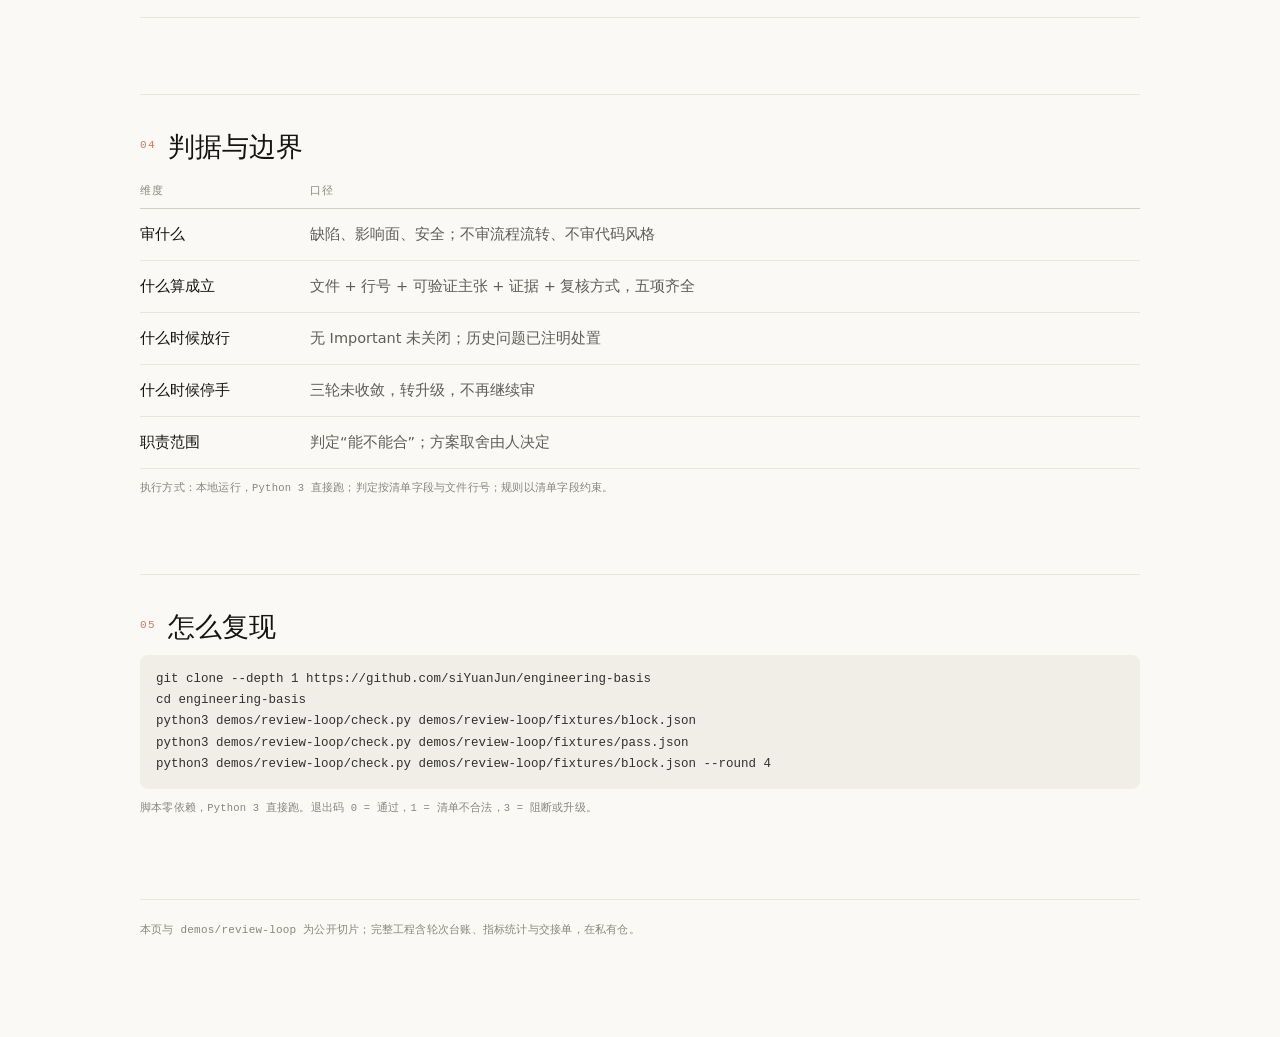
<file: cases/review-loop.html>
<!DOCTYPE html>
<html lang="zh-CN">
<head>
<meta charset="utf-8">
<meta name="viewport" content="width=device-width, initial-scale=1">
<title>review-loop · 合入前审查的判定口径</title>
<link rel="stylesheet" href="../assets/base.css">
</head>
<body>

<header class="top">
  <div class="inner">
    <a class="brand" href="../index.html"><i></i>Engineering Basis</a>
    <nav>
    <a href="../index.html#cases">案例</a>
    <a href="../index.html#structure">结构</a>
    <a href="https://github.com/siYuanJun/engineering-basis">仓库</a>
  </nav>
  </div>
</header>

<main class="wrap">

  <div class="eyebrow"><span>CASE 01 / 05</span><span class="r">REVIEW-LOOP</span></div>
  <h1>合入前审查，怎么判、什么情况判不过</h1>
  <p class="lead">review-loop 把 AI 生成代码的合入审查收敛成三种结论：通过、阻断、升级。下面三个样例给的是输入清单，可以直接跑出同样的结果。</p>
  <div class="meta">公开切片 ｜ 零依赖 ｜ 样例输出为 2026-11-24 本地实跑</div>

  <figure class="viz">
    <div class="frame">
      <a class="fallback" href="../viz/review-fork.html" target="_blank">
        <img src="../viz/review-fork.jpg" alt="合入判定 3D 分叉：一条改动停在阻断出口">
      </a>
      <div class="ph">正在载入 3D 场景…</div>
      <iframe src="../viz/review-fork.html?embed=1" title="合入判定 3D 分叉" loading="lazy" onload="this.classList.add('ready')"></iframe>
    </div>
    <figcaption>同一条判定线，三个出口：阻断、通过、升级。BLOCK 与 ESCALATE 的退出码都是 3，退出码只区分能否合入，具体处置看 verdict。判定由 check.py 实跑生成。</figcaption>
  </figure>


  <h2 id="s1"><span class="n">01</span>它解决什么</h2>
  <p>AI 写代码快，评审跟不上。常见两种失效：一是所有意见都提，噪声淹没真问题；二是同一处改到第四轮还在来回。这个工程只做一件事——给“这条改动能不能合”一个可复核的判定，并把意见压到能收口的数量。</p>
  <ul>
    <li>只看缺陷与影响面，风格类意见不进清单</li>
    <li>每条发现必须带位置、主张、证据、复核方式，缺一不成立</li>
    <li>最多三轮，超了不再继续磨，转升级</li>
  </ul>

  <h2 id="s2"><span class="n">02</span>三个可复现的判定</h2>
  <div class="cards">

    <div class="card">
      <div class="hd"><b>样例 A · 一条真实缺陷未关闭</b><span class="badge block">BLOCK</span></div>
      <div class="cmd">python3 demos/review-loop/check.py demos/review-loop/fixtures/block.json</div>
      <div class="out">verdict: BLOCK
reason : 1 条未关闭（Important 1）
total 2 ｜ open 1 ｜ open_important 1 ｜ invalid 0</div>
      <p class="say">输入是一段登录态处理的改动：token 失效时接口仍返回 200，前端据此当成成功。一条 Important 未关闭即阻断；另一条 Nit 已修复，不参与阻断。</p>
    </div>

    <div class="card">
      <div class="hd"><b>样例 B · 有历史问题，但已给处置</b><span class="badge approve">APPROVE</span></div>
      <div class="cmd">python3 demos/review-loop/check.py demos/review-loop/fixtures/pass.json</div>
      <div class="out">verdict: APPROVE
reason : 无阻塞项；1 条历史问题已注明另开单
total 3 ｜ open 1 ｜ open_important 0 ｜ invalid 1</div>
      <p class="say">说明“有 open 就拦”是误读。历史遗留问题只要写明另开单、且没有 Important 未关闭，就放行。审查不是把旧账全算在这次改动上。</p>
    </div>

    <div class="card">
      <div class="hd"><b>样例 C · 同一问题磨到第四轮</b><span class="badge escalate">ESCALATE</span></div>
      <div class="cmd">python3 demos/review-loop/check.py demos/review-loop/fixtures/block.json --round 4</div>
      <div class="out">verdict: ESCALATE
reason : 第 4 轮仍有 1 条 Important 未关闭，停手重想方案</div>
      <p class="say">三轮封顶是硬规则。到第四轮还在同一处来回，通常不是改得不够，是方案本身有问题，继续审只会消耗双方。</p>
    </div>

  </div>

  <h2 id="s3"><span class="n">03</span>规则不是口号，是脚本拦截</h2>
  <p>“风格不进清单”“每条要能复核”写在文档里很容易，落到执行常被绕过。这里的做法是让不合规的清单直接生成不了结论。</p>

  <div class="rule">
    <b>只提命名与格式，清单被拒</b>
    <div class="cmd">python3 demos/review-loop/check.py demos/review-loop/fixtures/invalid-style.json</div>
    <div class="out">清单不合法：
  - F-001: 疑似风格/命名类意见，按规则应丢弃，不进清单
不生成结论。先修清单。</div>
  </div>

  <div class="rule">
    <b>发现写得再像，缺复核方式也立不住</b>
    <div class="cmd">python3 demos/review-loop/check.py demos/review-loop/fixtures/invalid-missing-evidence.json</div>
    <div class="out">清单不合法：
  - F-001: 缺字段 verify
不生成结论。先修清单。</div>
  </div>

  <h2 id="s4"><span class="n">04</span>判据与边界</h2>
  <table>
    <tr><th>维度</th><th>口径</th></tr>
    <tr><td>审什么</td><td>缺陷、影响面、安全；不审流程流转、不审代码风格</td></tr>
    <tr><td>什么算成立</td><td>文件 + 行号 + 可验证主张 + 证据 + 复核方式，五项齐全</td></tr>
    <tr><td>什么时候放行</td><td>无 Important 未关闭；历史问题已注明处置</td></tr>
    <tr><td>什么时候停手</td><td>三轮未收敛，转升级，不再继续审</td></tr>
    <tr><td>职责范围</td><td>判定“能不能合”；方案取舍由人决定</td></tr>
  </table>
  <p class="k">执行方式：本地运行，Python 3 直接跑；判定按清单字段与文件行号；规则以清单字段约束。</p>

  <h2 id="s5"><span class="n">05</span>怎么复现</h2>
  <div class="cmd">git clone --depth 1 https://github.com/siYuanJun/engineering-basis
cd engineering-basis
python3 demos/review-loop/check.py demos/review-loop/fixtures/block.json
python3 demos/review-loop/check.py demos/review-loop/fixtures/pass.json
python3 demos/review-loop/check.py demos/review-loop/fixtures/block.json --round 4</div>
  <p class="k">脚本零依赖，Python 3 直接跑。退出码 0 = 通过，1 = 清单不合法，3 = 阻断或升级。</p>

  <footer>
    本页与 demos/review-loop 为公开切片；完整工程含轮次台账、指标统计与交接单，在私有仓。
  </footer>

</main>
</body>
</html>
</file>
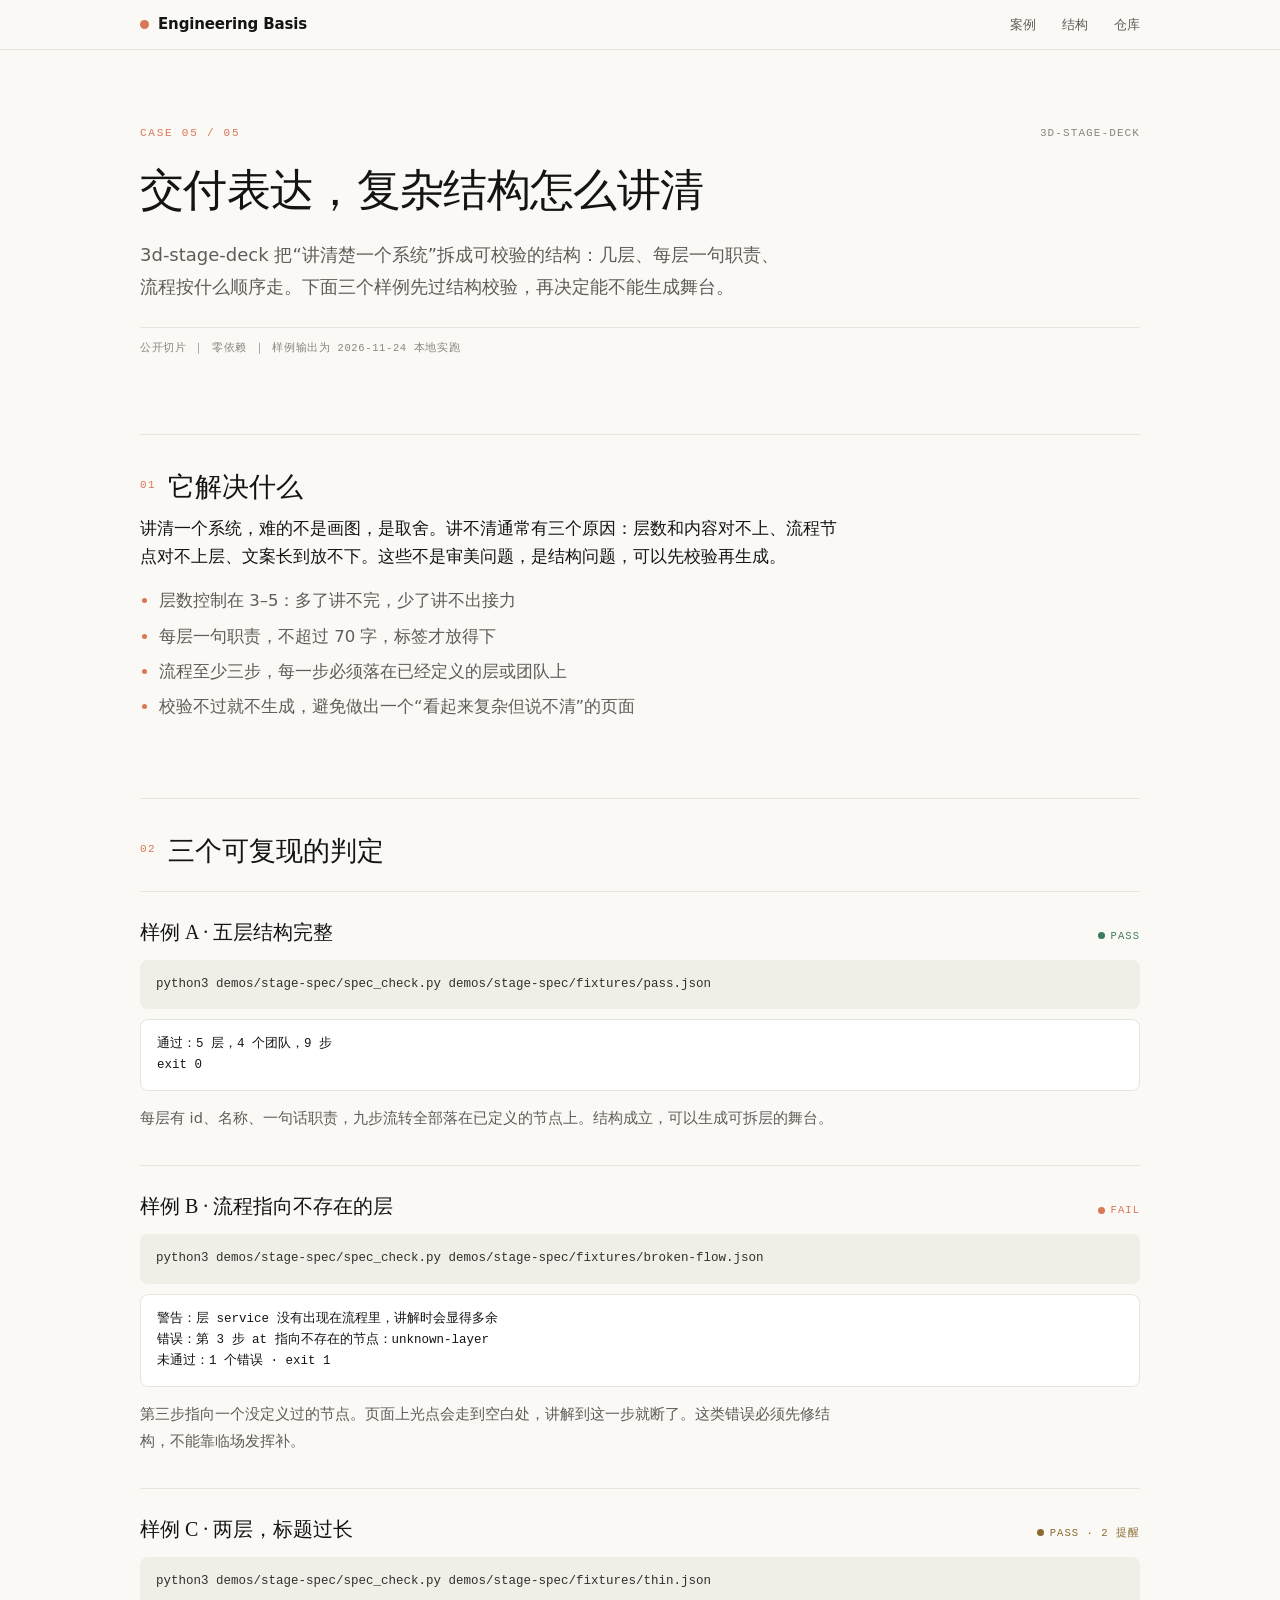
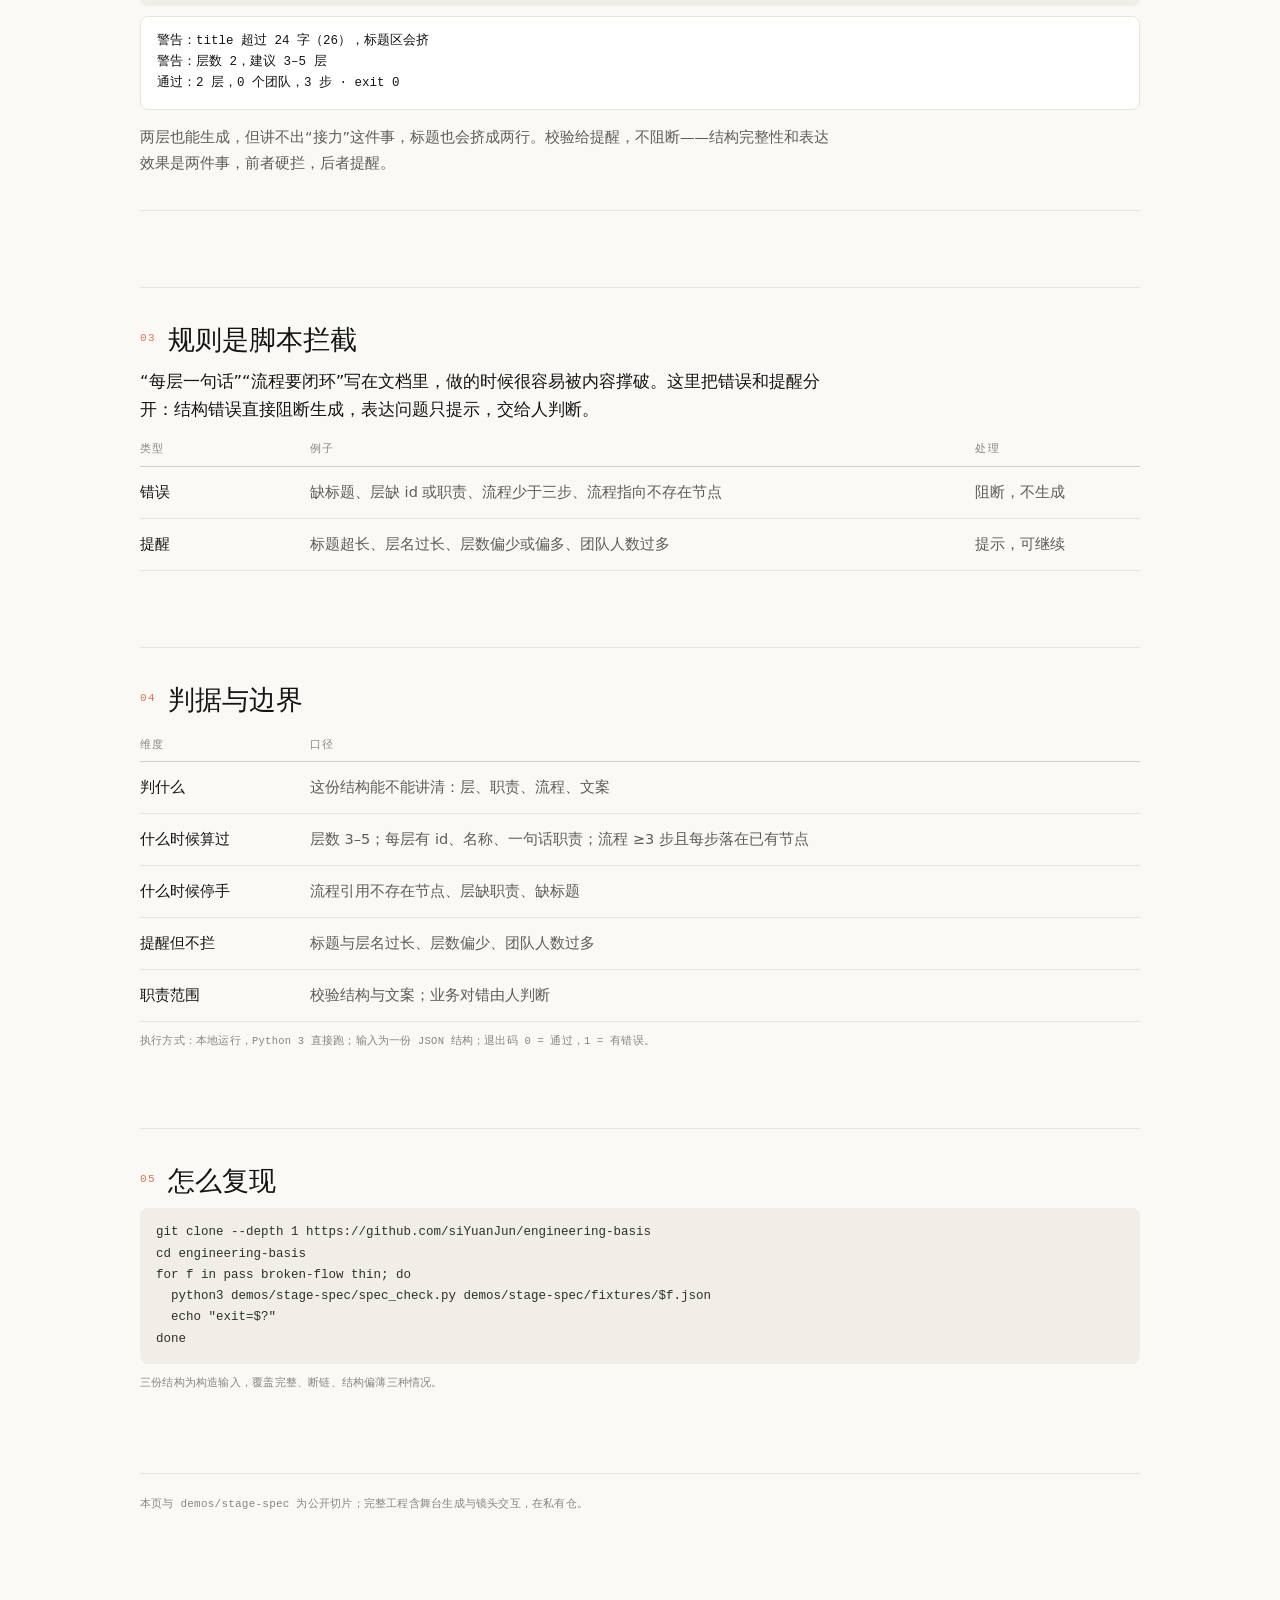
<file: cases/stage-spec.html>
<!DOCTYPE html>
<html lang="zh-CN">
<head>
<meta charset="utf-8">
<meta name="viewport" content="width=device-width, initial-scale=1">
<title>stage-spec · 交付表达的判定口径</title>
<link rel="stylesheet" href="../assets/base.css">
</head>
<body>

<header class="top">
  <div class="inner">
    <a class="brand" href="../index.html"><i></i>Engineering Basis</a>
    <nav>
    <a href="../index.html#cases">案例</a>
    <a href="../index.html#structure">结构</a>
    <a href="https://github.com/siYuanJun/engineering-basis">仓库</a>
  </nav>
  </div>
</header>

<main class="wrap">

  <div class="eyebrow"><span>CASE 05 / 05</span><span class="r">3D-STAGE-DECK</span></div>
  <h1>交付表达，复杂结构怎么讲清</h1>
  <p class="lead">3d-stage-deck 把“讲清楚一个系统”拆成可校验的结构：几层、每层一句职责、流程按什么顺序走。下面三个样例先过结构校验，再决定能不能生成舞台。</p>
  <div class="meta">公开切片 ｜ 零依赖 ｜ 样例输出为 2026-11-24 本地实跑</div>

  <h2 id="s1"><span class="n">01</span>它解决什么</h2>
  <p>讲清一个系统，难的不是画图，是取舍。讲不清通常有三个原因：层数和内容对不上、流程节点对不上层、文案长到放不下。这些不是审美问题，是结构问题，可以先校验再生成。</p>
  <ul>
    <li>层数控制在 3–5：多了讲不完，少了讲不出接力</li>
    <li>每层一句职责，不超过 70 字，标签才放得下</li>
    <li>流程至少三步，每一步必须落在已经定义的层或团队上</li>
    <li>校验不过就不生成，避免做出一个“看起来复杂但说不清”的页面</li>
  </ul>

  <h2 id="s2"><span class="n">02</span>三个可复现的判定</h2>
  <div class="cards">

    <div class="card">
      <div class="hd"><b>样例 A · 五层结构完整</b><span class="badge approve">PASS</span></div>
      <div class="cmd">python3 demos/stage-spec/spec_check.py demos/stage-spec/fixtures/pass.json</div>
      <div class="out">通过：5 层，4 个团队，9 步
exit 0</div>
      <p class="say">每层有 id、名称、一句话职责，九步流转全部落在已定义的节点上。结构成立，可以生成可拆层的舞台。</p>
    </div>

    <div class="card">
      <div class="hd"><b>样例 B · 流程指向不存在的层</b><span class="badge block">FAIL</span></div>
      <div class="cmd">python3 demos/stage-spec/spec_check.py demos/stage-spec/fixtures/broken-flow.json</div>
      <div class="out">警告：层 service 没有出现在流程里，讲解时会显得多余
错误：第 3 步 at 指向不存在的节点：unknown-layer
未通过：1 个错误 · exit 1</div>
      <p class="say">第三步指向一个没定义过的节点。页面上光点会走到空白处，讲解到这一步就断了。这类错误必须先修结构，不能靠临场发挥补。</p>
    </div>

    <div class="card">
      <div class="hd"><b>样例 C · 两层，标题过长</b><span class="badge escalate">PASS · 2 提醒</span></div>
      <div class="cmd">python3 demos/stage-spec/spec_check.py demos/stage-spec/fixtures/thin.json</div>
      <div class="out">警告：title 超过 24 字（26），标题区会挤
警告：层数 2，建议 3–5 层
通过：2 层，0 个团队，3 步 · exit 0</div>
      <p class="say">两层也能生成，但讲不出“接力”这件事，标题也会挤成两行。校验给提醒，不阻断——结构完整性和表达效果是两件事，前者硬拦，后者提醒。</p>
    </div>

  </div>

  <h2 id="s3"><span class="n">03</span>规则是脚本拦截</h2>
  <p>“每层一句话”“流程要闭环”写在文档里，做的时候很容易被内容撑破。这里把错误和提醒分开：结构错误直接阻断生成，表达问题只提示，交给人判断。</p>
  <table>
    <tr><th>类型</th><th>例子</th><th>处理</th></tr>
    <tr><td>错误</td><td>缺标题、层缺 id 或职责、流程少于三步、流程指向不存在节点</td><td>阻断，不生成</td></tr>
    <tr><td>提醒</td><td>标题超长、层名过长、层数偏少或偏多、团队人数过多</td><td>提示，可继续</td></tr>
  </table>

  <h2 id="s4"><span class="n">04</span>判据与边界</h2>
  <table>
    <tr><th>维度</th><th>口径</th></tr>
    <tr><td>判什么</td><td>这份结构能不能讲清：层、职责、流程、文案</td></tr>
    <tr><td>什么时候算过</td><td>层数 3–5；每层有 id、名称、一句话职责；流程 ≥3 步且每步落在已有节点</td></tr>
    <tr><td>什么时候停手</td><td>流程引用不存在节点、层缺职责、缺标题</td></tr>
    <tr><td>提醒但不拦</td><td>标题与层名过长、层数偏少、团队人数过多</td></tr>
    <tr><td>职责范围</td><td>校验结构与文案；业务对错由人判断</td></tr>
  </table>
  <p class="k">执行方式：本地运行，Python 3 直接跑；输入为一份 JSON 结构；退出码 0 = 通过，1 = 有错误。</p>

  <h2 id="s5"><span class="n">05</span>怎么复现</h2>
  <div class="cmd">git clone --depth 1 https://github.com/siYuanJun/engineering-basis
cd engineering-basis
for f in pass broken-flow thin; do
  python3 demos/stage-spec/spec_check.py demos/stage-spec/fixtures/$f.json
  echo "exit=$?"
done</div>
  <p class="k">三份结构为构造输入，覆盖完整、断链、结构偏薄三种情况。</p>

  <footer>
    本页与 demos/stage-spec 为公开切片；完整工程含舞台生成与镜头交互，在私有仓。
  </footer>

</main>
</body>
</html>
</file>
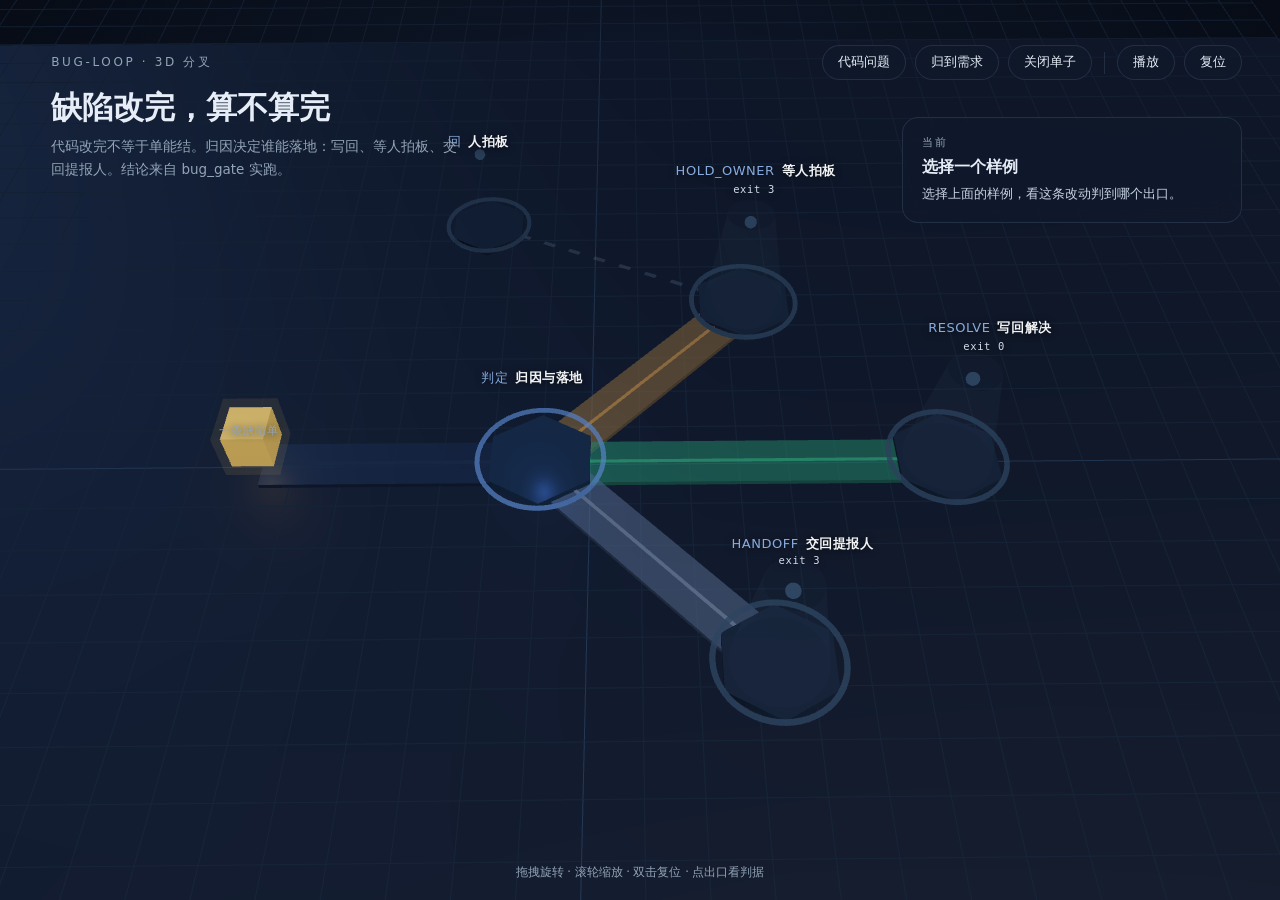
<file: viz/bug-fork.html>
<!DOCTYPE html>
<html lang="zh-CN">
<head>
<meta charset="utf-8">
<meta name="viewport" content="width=device-width, initial-scale=1">
<title>3D 判定分叉</title>
<style>
  :root{
    --bg:#0B1220; --panel:rgba(17,26,43,.72); --line:rgba(120,150,190,.18);
    --text:#E6EDF7; --dim:#93A4B8; --hi:#FFD166;
    --font:"PingFang SC","Noto Sans CJK SC","Microsoft YaHei",system-ui,sans-serif;
  }
  *{box-sizing:border-box}
  html{background:#060B14}
  html,body{margin:0;height:100%;background:radial-gradient(circle at 50% 44%, #142442 0%, #0B1220 54%, #060B14 100%);color:var(--text);font-family:var(--font);overflow:hidden}
  #stage{position:fixed;inset:0}
  .hud{position:fixed;inset:0;pointer-events:none}
  .tl{position:absolute;left:4vw;top:6vh;max-width:32vw}
  .eyebrow{font-size:12px;letter-spacing:.22em;color:var(--dim);text-transform:uppercase}
  h1{font-size:clamp(22px,2.4vw,34px);font-weight:600;margin:.55em 0 .3em;line-height:1.25}
  .sub{font-size:13.5px;color:var(--dim);line-height:1.7}
  .tr{position:absolute;right:3vw;top:5vh;display:flex;gap:9px;pointer-events:auto;flex-wrap:wrap;justify-content:flex-end}
  button{font-family:var(--font);font-size:12.5px;color:var(--text);background:var(--panel);border:1px solid var(--line);border-radius:999px;padding:8px 15px;cursor:pointer;backdrop-filter:blur(10px);transition:.18s}
  button:hover{border-color:rgba(255,209,102,.5);color:#fff}
  button.on{background:rgba(255,209,102,.16);border-color:rgba(255,209,102,.6)}
  .sep{width:1px;height:22px;background:var(--line);align-self:center;margin:0 3px}
  .card{position:absolute;right:3vw;top:13vh;width:min(340px,30vw);background:var(--panel);border:1px solid var(--line);border-radius:16px;padding:17px 19px;backdrop-filter:blur(14px);pointer-events:auto}
  .card .k{font-size:11px;letter-spacing:.18em;color:var(--dim);text-transform:uppercase}
  .card .t{font-size:16px;font-weight:600;margin:7px 0 5px}
  .card .b{font-size:12.5px;line-height:1.75;color:#C7D3E3}
  .card .out{margin-top:10px;font-family:ui-monospace,Menlo,monospace;font-size:11.5px;color:#C7D3E3;background:rgba(7,12,22,.55);border:1px solid var(--line);border-radius:8px;padding:8px 10px;white-space:pre;overflow-x:auto;max-height:120px}
  .step{position:absolute;left:4vw;bottom:6vh;width:min(420px,38vw);border-left:2px solid var(--hi);padding:2px 0 2px 15px}
  .step .n{font-size:11.5px;color:var(--hi);letter-spacing:.14em}
  .step .h{font-size:15px;font-weight:600;margin:6px 0 4px}
  .step .p{font-size:12.5px;color:#C7D3E3;line-height:1.7}
  .hint{position:absolute;left:50%;bottom:2.2vh;transform:translateX(-50%);font-size:11.5px;color:var(--dim)}
  .labels{position:fixed;inset:0;pointer-events:none;overflow:hidden}
  .label{position:absolute;transform:translate(-50%,-50%);white-space:nowrap;font-size:12px;color:#DCE6F4;text-shadow:0 1px 8px rgba(0,0,0,.7);transition:opacity .18s}
  .label.head{font-size:13px;font-weight:600;letter-spacing:.04em;color:#fff}
  .label.head .dim{color:#8FB4E8;font-weight:500;margin-right:7px}
  body.embed .tl{top:14px;max-width:44vw}
  body.embed h1{font-size:19px;margin:.42em 0 .1em}
  body.embed .sub{display:none}
  body.embed .tr{top:12px;right:14px;gap:7px}
  body.embed button{font-size:11.5px;padding:6px 12px}
  body.embed .card{top:56px;right:14px;width:min(298px,46%);padding:12px 14px;border-radius:13px}
  body.embed .card .k{font-size:10px}
  body.embed .card .t{font-size:13.5px;margin:5px 0 4px}
  body.embed .card .b{font-size:11.5px;line-height:1.7}
  body.embed .step{left:14px;bottom:12px;width:min(330px,52%)}
  body.embed .step .h{font-size:13px}
  body.embed .step .p{font-size:11.5px}
  body.embed .hint{bottom:5px;font-size:10.5px}
  .label.exit{font-family:ui-monospace,Menlo,monospace;font-size:10.5px;letter-spacing:.06em}
  .label.term{font-size:11px;color:#93A4B8;letter-spacing:.1em}
</style>
</head>
<body>
<div id="stage"></div>
<div class="labels" id="labels"></div>
<div class="hud">
  <div class="tl">
    <div class="eyebrow" id="eyebrow">3D 判定</div>
    <h1 id="title"></h1>
    <div class="sub" id="sub"></div>
  </div>
  <div class="tr" id="cases"></div>
  <div class="card" id="card">
    <div class="k" id="cardK">当前</div>
    <div class="t" id="cardT">选择一个样例</div>
    <div class="b" id="cardB">选择上面的样例，看这条改动判到哪个出口。</div>
    <div class="out" id="cardO" style="display:none"></div>
  </div>
  <div class="step" id="step" style="display:none">
    <div class="n" id="stepN"></div>
    <div class="h" id="stepH"></div>
    <div class="p" id="stepP"></div>
  </div>
  <div class="hint">拖拽旋转 · 滚轮缩放 · 双击复位 · 点出口看判据</div>
</div>
<script type="importmap">
{"imports":{"three":"./three.module.min.js"}}
</script>
<script type="module">
import * as THREE from 'three';

const SPEC = {"title": "缺陷改完，算不算完", "eyebrow": "BUG-LOOP · 3D 分叉", "subtitle": "代码改完不等于单能结。归因决定谁能落地：写回、等人拍板、交回提报人。结论来自 bug_gate 实跑。", "startLabel": "一条缺陷单", "checkpoint": {"name": "归因与落地", "rule": "归因先定性：代码类还是需求类。需求类一律人拍板，关闭交给提报人。", "detail": "改动重量分档，涉及表结构与数据迁移由人主导；AI 只做判定与提醒。"}, "branches": [{"id": "RESOLVE", "name": "写回解决", "exit": 0, "color": "#3DDC97", "x": 7.2, "z": 0, "rule": "代码类归因且自测通过，可写回解决。", "detail": "留下复现步骤与验证方式，单才算真正收口。"}, {"id": "HOLD_OWNER", "name": "等人拍板", "exit": 3, "color": "#FFB454", "x": 3.4, "z": -4.6, "rule": "归到需求问题（bydesign），停下来等人拍板。", "detail": "需求边界不能由开发自己下结论，否则会被代码悄悄改写。"}, {"id": "HANDOFF", "name": "交回提报人", "exit": 3, "color": "#8FA6C4", "x": 3.4, "z": 4.6, "rule": "关闭只由提报人操作，AI 提醒到位即止。", "detail": "判定能做，关闭权限不在开发手里。"}], "loop": {"from": "HOLD_OWNER", "to": {"x": -2.6, "z": -7.4, "name": "人拍板"}, "rule": "归因是需求边界，退回产品与提报人；开发不替产品做决定。"}, "cases": [{"id": "A", "label": "代码问题", "title": "代码问题，自测通过", "branch": "RESOLVE", "verdict": "RESOLVE", "exit": 0, "reason": "代码类归因且自测通过，可写回解决", "intro": "归因 fixed，自测通过，改动属于可直接撤回的一档。", "stopNote": "写回复现步骤与验证方式，再关单。"}, {"id": "B", "label": "归到需求", "title": "归到需求问题", "branch": "HOLD_OWNER", "verdict": "HOLD_OWNER", "exit": 3, "reason": "归因为 bydesign，属于需求判断，需人拍板", "intro": "bydesign：不是缺陷，是设计如此。", "stopNote": "开发不自己拍板，退回产品确认需求边界。"}, {"id": "C", "label": "关闭单子", "title": "关闭这张单", "branch": "HANDOFF", "verdict": "HANDOFF", "exit": 3, "reason": "关闭只由提报人操作，AI 提醒到位即止", "intro": "修复完成，但关闭动作不在开发手里。", "stopNote": "提醒提报人验证后关闭，AI 到此为止。"}]};
if (location.search.includes('embed')) document.body.classList.add('embed');
const stage = document.getElementById('stage');
const labelBox = document.getElementById('labels');

const scene = new THREE.Scene();
scene.fog = new THREE.FogExp2(0x0B1220, 0.024);

const camera = new THREE.PerspectiveCamera(44, innerWidth/innerHeight, 0.1, 200);
const renderer = new THREE.WebGLRenderer({antialias:true, alpha:true});
renderer.setPixelRatio(Math.min(devicePixelRatio, 2));
renderer.setSize(innerWidth, innerHeight);
renderer.outputColorSpace = THREE.SRGBColorSpace;
stage.appendChild(renderer.domElement);

const COMPACT = innerWidth < 1100;
const CAM0 = {theta: 0.06, phi: COMPACT ? 0.66 : 0.68, radius: COMPACT ? 19.8 : 22.6, ty: 0.45};
const cam = {...CAM0};
const camTarget = {...cam};
function applyCam(){
  const sp = Math.sin(cam.phi);
  camera.position.set(cam.radius*sp*Math.sin(cam.theta), cam.radius*Math.cos(cam.phi), cam.radius*sp*Math.cos(cam.theta));
  camera.lookAt(1.0, cam.ty, 0);
}
applyCam();

scene.add(new THREE.HemisphereLight(0xA8C0E0, 0x101B2D, 1.15));
const key = new THREE.DirectionalLight(0xffffff, 1.6);
key.position.set(5, 14, 9);
scene.add(key);
const rim = new THREE.DirectionalLight(0x6FA8FF, 0.8);
rim.position.set(-7, 7, -9);
scene.add(rim);

const floor = new THREE.Mesh(new THREE.PlaneGeometry(44, 32), new THREE.MeshStandardMaterial({color:0x122036, roughness:.6, metalness:.35}));
floor.rotation.x = -Math.PI/2; floor.position.y = -0.02;
scene.add(floor);
const grid = new THREE.GridHelper(40, 40, 0x27405F, 0x18283D);
scene.add(grid);

const CP = Object.assign({x:-1, z:0, name:'判定'}, SPEC.checkpoint || {});
const START = {x: CP.x - 5.6, z: 0};
const BRANCHES = SPEC.branches || [];
const C_IDLE = 0x35506F;

function makeLabel(cls, html){
  const el = document.createElement('div');
  el.className = 'label ' + cls;
  el.innerHTML = html;
  labelBox.appendChild(el);
  return el;
}
const labels = [];
function addLabel(cls, html, get, kind){
  const el = makeLabel(cls, html);
  labels.push({el, get, kind});
  return el;
}

// 轨道段
function makeRail(from, to, color, opacity){
  const dx = to.x - from.x, dz = to.z - from.z;
  const len = Math.hypot(dx, dz);
  const mat = new THREE.MeshStandardMaterial({color, roughness:.5, metalness:.35, transparent:true, opacity});
  const rail = new THREE.Mesh(new THREE.BoxGeometry(len, .1, 1.05), mat);
  rail.position.set((from.x+to.x)/2, .04, (from.z+to.z)/2);
  rail.rotation.y = -Math.atan2(dz, dx);
  scene.add(rail);
  const line = new THREE.Mesh(new THREE.BoxGeometry(len, .012, .07), new THREE.MeshBasicMaterial({color: color, transparent:true, opacity:.55}));
  line.position.set((from.x+to.x)/2, .11, (from.z+to.z)/2);
  line.rotation.y = -Math.atan2(dz, dx);
  scene.add(line);
  return rail;
}

// 主轨与三条出口轨
makeRail(START, {x:CP.x, z:CP.z}, 0x1E3352, .95);
const outletPos = {};
BRANCHES.forEach(b => {
  const ox = b.x != null ? b.x : (b.id === 'APPROVE' ? 7.6 : CP.x);
  const oz = b.z != null ? b.z : (b.id === 'BLOCK' ? -5 : b.id === 'ESCALATE' ? 5 : 0);
  outletPos[b.id] = {x:ox, z:oz};
  makeRail({x:CP.x, z:CP.z}, {x:ox, z:oz}, b.color || 0x2C4666, .6);
});

// 判定台
const cpGroup = new THREE.Group();
cpGroup.position.set(CP.x, 0, CP.z);
const cpMat = new THREE.MeshStandardMaterial({color:0x223A57, roughness:.35, metalness:.5, emissive:0x122A46, emissiveIntensity:.45});
const cpBase = new THREE.Mesh(new THREE.CylinderGeometry(1.15, 1.15, .2, 6), cpMat);
cpBase.position.y = .12;
cpGroup.add(cpBase);
const cpRing = new THREE.Mesh(new THREE.TorusGeometry(1.27, .05, 12, 64), new THREE.MeshBasicMaterial({color:0x6FA8FF, transparent:true, opacity:.7}));
cpRing.rotation.x = Math.PI/2; cpRing.position.y = .24;
cpGroup.add(cpRing);
const cpLight = new THREE.PointLight(0x6FA8FF, 1.4, 7);
cpLight.position.y = 1.4;
cpGroup.add(cpLight);
scene.add(cpGroup);
cpGroup.userData = {kind:'checkpoint', spec:CP};
addLabel('head', `<span class="dim">判定</span>${CP.name}`, () => new THREE.Vector3(CP.x, 2.55, CP.z), 'cp');

// 出口
const outletGroups = {};
const outletState = {};
BRANCHES.forEach(b => {
  const {x, z} = outletPos[b.id];
  const g = new THREE.Group();
  g.position.set(x, 0, z);
  g.rotation.y = 0;
  g.userData = {kind:'outlet', id:b.id, spec:b};

  const col = new THREE.Color(b.color || 0x4A6FA5);
  const baseMat = new THREE.MeshStandardMaterial({color:0x1B2D44, roughness:.5, metalness:.35, emissive:0x101D2E, emissiveIntensity:.4});
  const base = new THREE.Mesh(new THREE.CylinderGeometry(1.15, 1.15, .18, 6), baseMat);
  base.position.y = .09;
  g.add(base);

  const ring = new THREE.Mesh(new THREE.TorusGeometry(1.18, .055, 10, 56), new THREE.MeshBasicMaterial({color:C_IDLE, transparent:true, opacity:.8}));
  ring.rotation.x = Math.PI/2; ring.position.y = .2;
  g.add(ring);

  const shaft = new THREE.Mesh(
    new THREE.CylinderGeometry(.5, .9, 2.5, 24, 1, true),
    new THREE.MeshBasicMaterial({color:C_IDLE, transparent:true, opacity:.07, side:THREE.DoubleSide})
  );
  shaft.position.y = 1.4;
  g.add(shaft);

  const lamp = new THREE.Mesh(new THREE.SphereGeometry(.13, 18, 18), new THREE.MeshBasicMaterial({color:C_IDLE}));
  lamp.position.set(0, 2.45, 0);
  g.add(lamp);

  g.userData.ring = ring;
  g.userData.col = shaft;
  g.userData.lamp = lamp;
  g.userData.baseMat = baseMat;
  g.userData.color = col;

  scene.add(g);
  outletGroups[b.id] = g;
  outletState[b.id] = 'idle';

  addLabel('head', `<span class="dim">${b.id}</span>${b.name}`, () => new THREE.Vector3(x, 3.75, z), 'out');
  addLabel('exit', `exit ${b.exit}`, () => new THREE.Vector3(x, 3.32, z), 'exit');
});

// 回边（可选）：某个出口退回给人或另一个节点
const LOOP = SPEC.loop && SPEC.loop.to ? SPEC.loop : null;
let loopNode = null, loopLamp = null, loopRing = null, loopDots = [];
if (LOOP) {
  const from = outletPos[LOOP.from] || {x:CP.x, z:CP.z};
  const to = LOOP.to;
  const dx = to.x - from.x, dz = to.z - from.z, len = Math.hypot(dx, dz);
  const ang = -Math.atan2(dz, dx);
  const dots = Math.max(6, Math.floor(len / .62));
  for (let i = 0; i < dots; i++) {
    const t = (i + .5) / dots;
    const seg = new THREE.Mesh(new THREE.BoxGeometry(.28, .02, .09),
      new THREE.MeshBasicMaterial({color:0x8FA6C4, transparent:true, opacity:.26}));
    seg.position.set(from.x + dx*t, .13, from.z + dz*t);
    seg.rotation.y = ang;
    scene.add(seg);
    loopDots.push(seg.material);
  }
  const g = new THREE.Group();
  g.position.set(to.x, 0, to.z);
  const base = new THREE.Mesh(new THREE.CylinderGeometry(.95, .95, .16, 6),
    new THREE.MeshStandardMaterial({color:0x1B2D44, roughness:.5, metalness:.35}));
  base.position.y = .08; g.add(base);
  loopRing = new THREE.Mesh(new THREE.TorusGeometry(.98, .05, 10, 48),
    new THREE.MeshBasicMaterial({color:C_IDLE, transparent:true, opacity:.7}));
  loopRing.rotation.x = Math.PI/2; loopRing.position.y = .18; g.add(loopRing);
  loopLamp = new THREE.Mesh(new THREE.SphereGeometry(.12, 16, 16), new THREE.MeshBasicMaterial({color:C_IDLE}));
  loopLamp.position.y = 2.2; g.add(loopLamp);
  scene.add(g);
  loopNode = g;
  addLabel('head', `<span class="dim">回</span>${to.name}`, () => new THREE.Vector3(to.x, 2.55, to.z), 'loop');
}

// 起点与终点文字
addLabel('term', SPEC.startLabel || '一条改动', () => new THREE.Vector3(START.x, 1.15, 0), 'term');

// 块
const block = new THREE.Mesh(new THREE.BoxGeometry(.82, .82, .82),
  new THREE.MeshStandardMaterial({color:0xFFD166, emissive:0xFFD166, emissiveIntensity:.55, roughness:.4, metalness:.15}));
block.position.set(START.x, .95, 0);
scene.add(block);
const glow = new THREE.Mesh(new THREE.BoxGeometry(1.06, 1.06, 1.06), new THREE.MeshBasicMaterial({color:0xFFD166, transparent:true, opacity:.12}));
block.add(glow);
block.add(new THREE.PointLight(0xFFD166, 1.1, 5));

// HUD
document.getElementById('title').textContent = SPEC.title || '';
document.getElementById('sub').textContent = SPEC.subtitle || '';
document.getElementById('eyebrow').textContent = SPEC.eyebrow || '3D';
const CASES = SPEC.cases || [];
const casesBox = document.getElementById('cases');
const caseBtns = [];
CASES.forEach((c, i) => {
  const b = document.createElement('button');
  b.textContent = c.label || c.id;
  b.onclick = () => startCase(i);
  casesBox.appendChild(b);
  caseBtns.push(b);
});
const sep = document.createElement('div'); sep.className='sep'; casesBox.appendChild(sep);
const btnPlay = document.createElement('button'); btnPlay.textContent='播放'; btnPlay.onclick = () => startCase(activeCase < 0 ? 0 : activeCase);
casesBox.appendChild(btnPlay);
const btnReset = document.createElement('button'); btnReset.textContent='复位'; btnReset.onclick = reset;
casesBox.appendChild(btnReset);

let activeCase = -1, run = null;

function resetOutlet(id){
  const g = outletGroups[id]; if(!g) return;
  outletState[id] = 'idle';
  g.userData.lamp.material.color.set(C_IDLE);
  g.userData.ring.material.color.set(C_IDLE);
  g.userData.col.material.color.set(C_IDLE);
  g.userData.col.material.opacity = .07;
  g.userData.baseMat.emissiveIntensity = .4;
}
function markOutlet(id){
  const g = outletGroups[id]; if(!g) return;
  outletState[id] = 'hit';
  g.userData.lamp.material.color.copy(g.userData.color);
  g.userData.ring.material.color.copy(g.userData.color);
  g.userData.col.material.color.copy(g.userData.color);
  g.userData.col.material.opacity = .24;
  g.userData.baseMat.emissive.copy(g.userData.color);
  g.userData.baseMat.emissiveIntensity = .7;
}
function reset(){
  activeCase = -1; run = null;
  block.position.set(START.x, .95, 0);
  BRANCHES.forEach(b => resetOutlet(b.id));
  cpMat.emissive.set(0x1B3555); cpMat.emissiveIntensity = .5;
  caseBtns.forEach(b => b.classList.remove('on'));
  document.getElementById('cardK').textContent = '当前';
  document.getElementById('cardT').textContent = '选择一个样例';
  document.getElementById('cardB').textContent = '选择上面的样例，看这条改动判到哪个出口。';
  document.getElementById('cardO').style.display = 'none';
  document.getElementById('step').style.display = 'none';
}
function showCard(kicker, title, body, out){
  document.getElementById('cardK').textContent = kicker;
  document.getElementById('cardT').textContent = title;
  document.getElementById('cardB').textContent = body || '';
  const o = document.getElementById('cardO');
  if (out) { o.style.display='block'; o.textContent = out; } else { o.style.display='none'; }
}

function startCase(i){
  reset();
  activeCase = i;
  caseBtns[i].classList.add('on');
  const c = CASES[i];
  run = {t0: performance.now(), c, to: null, done: false};
  const st = document.getElementById('step');
  st.style.display = 'block';
  document.getElementById('stepN').textContent = '起点';
  document.getElementById('stepH').textContent = c.label || '';
  document.getElementById('stepP').textContent = c.intro || '改动进入审查判定。';
  showCard('样例 ' + (c.id || (i+1)), c.title || c.label || '', c.intro || '', null);
}

// 时间轴：0-1.3s 走到判定台；1.3-2.0 判定；2.0-3.4 走向出口
const T1 = 1300, T2 = 700, T3 = 1400, T4 = 1200;

function updateRun(now){
  if (!run) return;
  const r = run, c = r.c;
  const el = now - r.t0;
  const isLoop = LOOP && c.branch === LOOP.from;
  const TOTAL = T1 + T2 + T3 + (isLoop ? T4 : 0);
  const to = outletPos[c.branch] || {x:CP.x, z:CP.z};
  const ddx = to.x - CP.x, ddz = to.z - CP.z, dl = Math.hypot(ddx, ddz) || 1;
  const stopX = to.x - ddx/dl * 1.25, stopZ = to.z - ddz/dl * 1.25;

  if (el < T1) {
    const t = el / T1;
    const e = t < .5 ? 2*t*t : 1 - Math.pow(-2*t+2,2)/2;
    block.position.x = START.x + (CP.x - START.x) * e;
    block.position.z = 0;
    block.rotation.y += .012;
  } else if (el < T1 + T2) {
    block.position.set(CP.x, .95, CP.z);
    const pulse = .55 + Math.sin((el - T1) / T2 * Math.PI) * .75;
    cpMat.emissive.set(0x7FB6FF);
    cpMat.emissiveIntensity = pulse;
    cpRing.scale.setScalar(1 + Math.sin((el - T1) / T2 * Math.PI) * .08);
    if (!r.ruled) {
      r.ruled = true;
      showCard('判定 · ' + c.verdict, c.verdict + '：' + (c.title || ''), c.reason || '', `exit ${c.exit}\n${c.metrics || ''}`);
      document.getElementById('stepN').textContent = '判定';
      document.getElementById('stepH').textContent = CP.name;
      document.getElementById('stepP').textContent = (SPEC.checkpoint && SPEC.checkpoint.rule) || '';
    }
  } else if (el < T1 + T2 + T3) {
    cpMat.emissive.set(0x122A46);
    cpMat.emissiveIntensity = .45;
    cpRing.scale.setScalar(1);
    const t = Math.min(1, (el - T1 - T2) / T3);
    const e = t < .5 ? 2*t*t : 1 - Math.pow(-2*t+2,2)/2;
    block.position.x = CP.x + (stopX - CP.x) * e;
    block.position.z = CP.z + (stopZ - CP.z) * e;
    block.position.y = .95 + Math.sin(Math.PI * t) * .18;
    if (t > .45 && !r.hit) {
      r.hit = true;
      markOutlet(c.branch);
      const b = BRANCHES.find(x => x.id === c.branch) || {};
      document.getElementById('stepN').textContent = '出口';
      document.getElementById('stepH').textContent = (b.name || c.branch) + ' · exit ' + c.exit;
      document.getElementById('stepP').textContent = b.rule || c.stopNote || '';
    }
  } else if (isLoop) {
    const t = Math.min(1, (el - T1 - T2 - T3) / T4);
    const e = t < .5 ? 2*t*t : 1 - Math.pow(-2*t+2,2)/2;
    const lt = LOOP.to;
    block.position.x = stopX + (lt.x - stopX) * e;
    block.position.z = stopZ + (lt.z - stopZ) * e;
    block.position.y = .95 + Math.sin(Math.PI * t) * .16;
    if (t > .3 && !r.ret) {
      r.ret = true;
      if (loopLamp) loopLamp.material.color.set(0xFFB454);
      if (loopRing) loopRing.material.color.set(0xFFB454);
      loopDots.forEach(m => { m.opacity = .7; m.color.set(0xC9B08A); });
      document.getElementById('stepN').textContent = '回边';
      document.getElementById('stepH').textContent = '退回：' + lt.name;
      document.getElementById('stepP').textContent = (LOOP.rule || '');
    }
  }

  if (el >= TOTAL && !r.done) {
    r.done = true;
    if (isLoop) block.position.set(LOOP.to.x, .78, LOOP.to.z);
    else block.position.set(stopX, .95, stopZ);
    const b = BRANCHES.find(x => x.id === c.branch) || {};
    if (isLoop) {
      showCard(c.verdict + ' · exit ' + c.exit, (b.name || c.branch) + ' → ' + LOOP.to.name,
        LOOP.rule || c.stopNote || '', c.metrics || null);
      document.getElementById('stepN').textContent = '停在回边终点';
      document.getElementById('stepH').textContent = LOOP.to.name;
      document.getElementById('stepP').textContent = c.stopNote || LOOP.rule || '';
    } else {
      showCard(c.verdict + ' · exit ' + c.exit, (b.name || c.branch), b.rule || c.stopNote || '', c.metrics || null);
      document.getElementById('stepN').textContent = '停在出口';
      document.getElementById('stepH').textContent = b.name || c.branch;
      document.getElementById('stepP').textContent = c.stopNote || b.rule || '';
    }
  }
}

function project(v){
  const p = v.clone().project(camera);
  return {x:(p.x*0.5+0.5)*innerWidth, y:(-p.y*0.5+0.5)*innerHeight, vis:p.z < 1};
}
function layoutLabels(){
  for (const it of labels){
    const s = project(it.get());
    if (!s.vis) { it.el.style.opacity = 0; continue; }
    it.el.style.left = s.x + 'px';
    it.el.style.top = s.y + 'px';
    it.el.style.opacity = .95;
  }
}

// 交互
let dragging=false, lastX=0, lastY=0, moved=0;
const ray = new THREE.Raycaster();
const pt = new THREE.Vector2();
function pick(ev){
  pt.x = (ev.clientX/innerWidth)*2 - 1;
  pt.y = -(ev.clientY/innerHeight)*2 + 1;
  ray.setFromCamera(pt, camera);
  const objs = [...cpGroup.children, ...Object.values(outletGroups).flatMap(g => g.children)];
  const hit = ray.intersectObjects(objs, false)[0];
  if (!hit) return null;
  let o = hit.object;
  while (o && !o.userData.kind) o = o.parent;
  return o && o.userData.kind ? o : null;
}
renderer.domElement.addEventListener('pointerdown', e => {
  dragging = true; moved = 0; lastX = e.clientX; lastY = e.clientY;
  renderer.domElement.setPointerCapture(e.pointerId);
});
renderer.domElement.addEventListener('pointermove', e => {
  if (!dragging) return;
  const dx = e.clientX-lastX, dy = e.clientY-lastY;
  moved += Math.abs(dx)+Math.abs(dy);
  lastX = e.clientX; lastY = e.clientY;
  camTarget.theta -= dx*0.006;
  camTarget.phi = Math.min(1.32, Math.max(.3, camTarget.phi - dy*0.004));
});
renderer.domElement.addEventListener('pointerup', e => {
  dragging = false;
  if (moved < 6) {
    const o = pick(e);
    if (!o) return;
    if (o.userData.kind === 'checkpoint') {
      showCard('判定口径', CP.name, CP.rule || '', CP.detail || null);
    } else if (o.userData.kind === 'outlet') {
      const b = o.userData.spec;
      showCard('出口 · ' + b.id, b.name + ' · exit ' + b.exit, b.rule || '', b.detail || null);
    }
  }
});
renderer.domElement.addEventListener('wheel', e => {
  e.preventDefault();
  camTarget.radius = Math.min(32, Math.max(9, camTarget.radius + e.deltaY*0.012));
}, {passive:false});
renderer.domElement.addEventListener('dblclick', () => Object.assign(camTarget, CAM0));

function animate(){
  requestAnimationFrame(animate);
  const now = performance.now();
  cam.theta += (camTarget.theta-cam.theta)*0.08;
  cam.phi += (camTarget.phi-cam.phi)*0.08;
  cam.radius += (camTarget.radius-cam.radius)*0.08;
  cam.ty += (camTarget.ty-cam.ty)*0.08;
  applyCam();
  updateRun(now);
  layoutLabels();
  renderer.render(scene, camera);
}
animate();

addEventListener('resize', () => {
  camera.aspect = innerWidth/innerHeight;
  camera.updateProjectionMatrix();
  renderer.setSize(innerWidth, innerHeight);
});
</script>
</body>
</html>
</file>
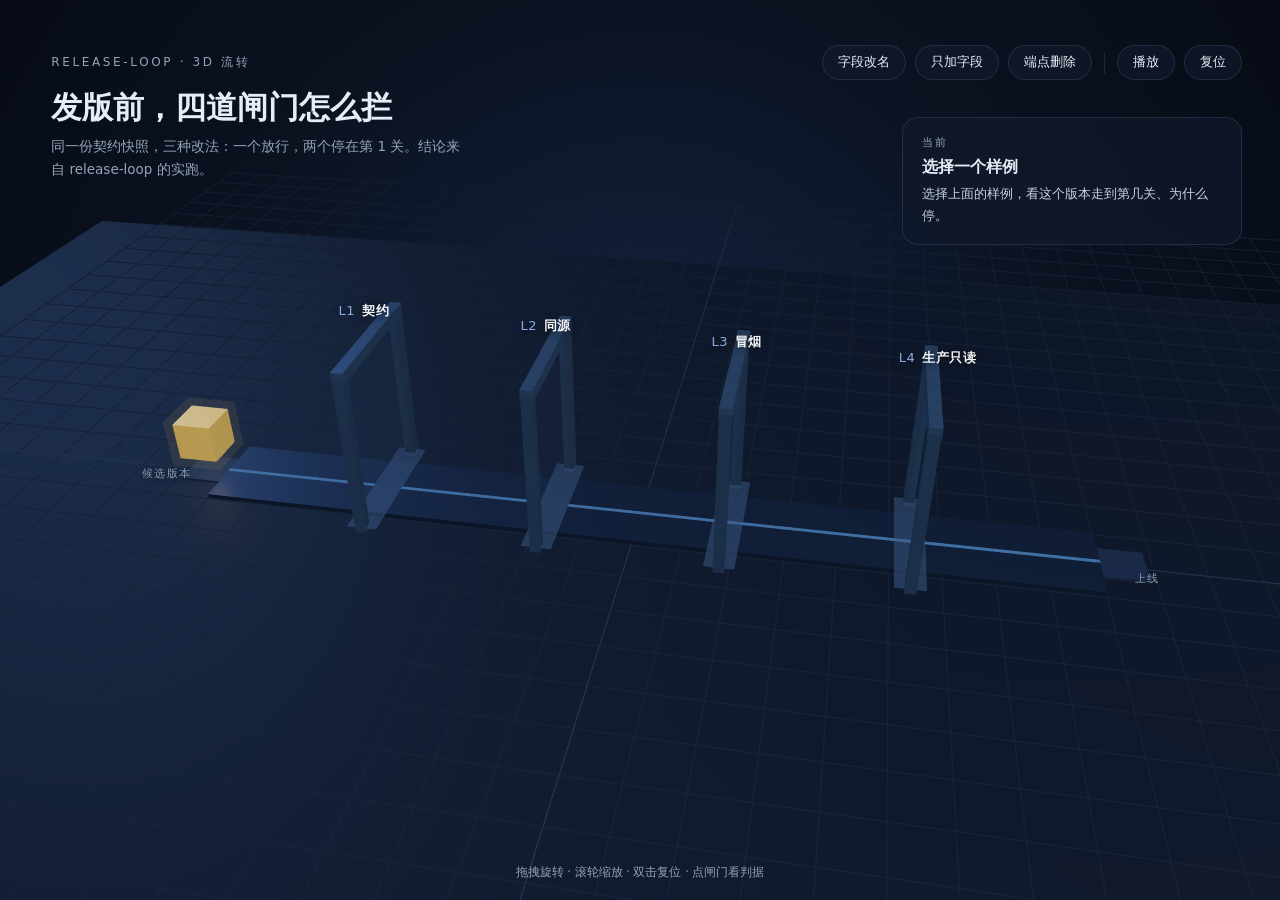
<file: viz/release-gates.html>
<!DOCTYPE html>
<html lang="zh-CN">
<head>
<meta charset="utf-8">
<meta name="viewport" content="width=device-width, initial-scale=1">
<title>3D 闸门流转</title>
<style>
  :root{
    --bg:#0B1220; --panel:rgba(17,26,43,.72); --line:rgba(120,150,190,.18);
    --text:#E6EDF7; --dim:#93A4B8; --hi:#FFD166; --pass:#3DDC97; --block:#FF6B5A;
    --font:"PingFang SC","Noto Sans CJK SC","Microsoft YaHei",system-ui,sans-serif;
  }
  *{box-sizing:border-box}
  html{background:#060B14}
  html,body{margin:0;height:100%;background:radial-gradient(circle at 50% 46%, #142442 0%, #0B1220 54%, #060B14 100%);color:var(--text);font-family:var(--font);overflow:hidden}
  #stage{position:fixed;inset:0}
  .hud{position:fixed;inset:0;pointer-events:none}
  .tl{position:absolute;left:4vw;top:6vh;max-width:32vw}
  .eyebrow{font-size:12px;letter-spacing:.22em;color:var(--dim);text-transform:uppercase}
  h1{font-size:clamp(22px,2.4vw,34px);font-weight:600;margin:.55em 0 .3em;line-height:1.25}
  .sub{font-size:13.5px;color:var(--dim);line-height:1.7}
  .tr{position:absolute;right:3vw;top:5vh;display:flex;gap:9px;pointer-events:auto;flex-wrap:wrap;justify-content:flex-end}
  button{
    font-family:var(--font);font-size:12.5px;color:var(--text);
    background:var(--panel);border:1px solid var(--line);border-radius:999px;
    padding:8px 15px;cursor:pointer;backdrop-filter:blur(10px);transition:.18s;
  }
  button:hover{border-color:rgba(255,209,102,.5);color:#fff}
  button.on{background:rgba(255,209,102,.16);border-color:rgba(255,209,102,.6)}
  .sep{width:1px;height:22px;background:var(--line);align-self:center;margin:0 3px}
  .card{
    position:absolute;right:3vw;top:13vh;width:min(340px,30vw);
    background:var(--panel);border:1px solid var(--line);border-radius:16px;
    padding:17px 19px;backdrop-filter:blur(14px);pointer-events:auto;
  }
  .card .k{font-size:11px;letter-spacing:.18em;color:var(--dim);text-transform:uppercase}
  .card .t{font-size:16px;font-weight:600;margin:7px 0 5px}
  .card .b{font-size:12.5px;line-height:1.75;color:#C7D3E3}
  .card .out{
    margin-top:10px;font-family:ui-monospace,Menlo,monospace;font-size:11.5px;color:#C7D3E3;
    background:rgba(7,12,22,.55);border:1px solid var(--line);border-radius:8px;padding:8px 10px;
    white-space:pre;overflow-x:auto;max-height:120px;
  }
  .step{position:absolute;left:4vw;bottom:6vh;width:min(420px,38vw);border-left:2px solid var(--hi);padding:2px 0 2px 15px}
  .step .n{font-size:11.5px;color:var(--hi);letter-spacing:.14em}
  .step .h{font-size:15px;font-weight:600;margin:6px 0 4px}
  .step .p{font-size:12.5px;color:#C7D3E3;line-height:1.7}
  .hint{position:absolute;left:50%;bottom:2.2vh;transform:translateX(-50%);font-size:11.5px;color:var(--dim)}
  .labels{position:fixed;inset:0;pointer-events:none;overflow:hidden}
  .label{position:absolute;transform:translate(-50%,-50%);white-space:nowrap;font-size:12px;color:#DCE6F4;text-shadow:0 1px 8px rgba(0,0,0,.7);transition:opacity .18s}
  .label.gate{font-size:13px;font-weight:600;letter-spacing:.04em;color:#fff}
  .label.gate .id{color:#8FB4E8;font-weight:500;margin-right:7px}
  .label.state{font-family:ui-monospace,Menlo,monospace;font-size:10.5px;letter-spacing:.08em}
  .label.term{font-size:11px;color:#93A4B8;letter-spacing:.1em}
@media (max-width:900px){
    .tl{max-width:44vw}
    .card{top:auto;bottom:4vh;right:3vw;width:min(300px,46vw);padding:12px 14px}
    .card .b{font-size:11.5px}
    .step{width:46vw;bottom:4vh}
  }
body.embed .tl{left:3vw;top:4vh;max-width:62vw}
  body.embed h1{font-size:22px;margin:.35em 0 .15em}
  body.embed .sub{display:none}
  body.embed .tr{left:3vw;right:auto;top:96px;justify-content:flex-start}
  body.embed button{font-size:11px;padding:6px 11px}
  body.embed .card{top:auto;bottom:3.5vh;right:auto;left:3vw;width:min(258px,34vw);padding:11px 13px}
  body.embed .card .t{font-size:14.5px;margin:5px 0 4px}
  body.embed .card .b{font-size:11px;line-height:1.6}
  body.embed .card .out{font-size:10px;max-height:64px}
  body.embed .step{display:none!important}
  body.embed .hint{display:none}
</style>
</head>
<body>
<div id="stage"></div>
<div class="labels" id="labels"></div>
<div class="hud">
  <div class="tl">
    <div class="eyebrow" id="eyebrow">RELEASE-LOOP · 3D 流转</div>
    <h1 id="title"></h1>
    <div class="sub" id="sub"></div>
  </div>

  <div class="tr" id="cases"></div>

  <div class="card" id="card">
    <div class="k" id="cardK">当前</div>
    <div class="t" id="cardT">选择一个样例</div>
    <div class="b" id="cardB">选择上面的样例，看这个版本走到第几关、为什么停。</div>
    <div class="out" id="cardO" style="display:none"></div>
  </div>

  <div class="step" id="step" style="display:none">
    <div class="n" id="stepN"></div>
    <div class="h" id="stepH"></div>
    <div class="p" id="stepP"></div>
  </div>

  <div class="hint">拖拽旋转 · 滚轮缩放 · 双击复位 · 点闸门看判据</div>
</div>

<script type="importmap">
{"imports":{"three":"./three.module.min.js"}}
</script>
<script type="module">
import * as THREE from 'three';

const SPEC = {"title": "发版前，四道闸门怎么拦", "eyebrow": "RELEASE-LOOP · 3D 流转", "subtitle": "同一份契约快照，三种改法：一个放行，两个停在第 1 关。结论来自 release-loop 的实跑。", "gates": [{"id": "L1", "name": "契约", "rule": "快照比对：端点、请求与响应字段少一个就阻断；只加字段不算破坏。", "detail": "提交前跑 diff。字段改名、端点删除直接 exit 1，版本停在原地。"}, {"id": "L2", "name": "同源", "rule": "合入前确认前后端制品来自同一次构建，版本只有一个来源。", "detail": "镜像 tag 与提交对不上，就不进入冒烟；避免拿旧包验证新代码。"}, {"id": "L3", "name": "冒烟", "rule": "发版后跑真实业务链路：取验证码、图片非空、提交、拿到 token。", "detail": "健康检查 200 只证明进程活着，端点被删也照样 200，不作数。"}, {"id": "L4", "name": "生产只读", "rule": "灰度与回滚窗口内只做只读核查，执行与回滚由人确认。", "detail": "这一步不再由脚本按回车，判断交给值班的人。"}], "cases": [{"id": "A", "label": "字段改名", "title": "响应字段被改名", "gate": "L1", "exit": 1, "reason": "GET /api/captcha 的 code 字段被删除或改名；新增字段 1 条不能抵消。", "script": "contract_snapshot.py diff", "metrics": "breaking 1 / additive 1", "intro": "验证码接口把 code 改名 imageCode，前端还按 code 取值。", "stopNote": "阻断后不进 L2。要么前后端同批改，要么回退这次改名。"}, {"id": "B", "label": "只加字段", "title": "只新增字段", "gate": null, "exit": 0, "passNote": "新增 expiresIn 一个字段，老前端不读也不受影响，四关放行。", "metrics": "breaking 0 / additive 1", "intro": "登录响应多了一个 expiresIn，没有删除或改名。"}, {"id": "C", "label": "端点删除", "title": "端点被删掉", "gate": "L1", "exit": 1, "reason": "GET /api/health 端点被删除；探活脚本还在调它。", "script": "contract_snapshot.py diff", "metrics": "breaking 1 / additive 0", "intro": "健康检查端点被删，服务还能起来，但发版脚本会挂在下一步。", "stopNote": "同样停在第 1 关。端点删除比字段改名更彻底。"}]};
if (location.search.includes('embed')) document.body.classList.add('embed');
const stage = document.getElementById('stage');
const labelBox = document.getElementById('labels');

const scene = new THREE.Scene();
scene.fog = new THREE.FogExp2(0x0B1220, 0.022);

const camera = new THREE.PerspectiveCamera(42, innerWidth/innerHeight, 0.1, 200);
const renderer = new THREE.WebGLRenderer({antialias:true, alpha:true});
renderer.setPixelRatio(Math.min(devicePixelRatio, 2));
renderer.setSize(innerWidth, innerHeight);
renderer.outputColorSpace = THREE.SRGBColorSpace;
stage.appendChild(renderer.domElement);

const COMPACT = innerWidth < 1100;
const CAM0 = {theta: 0.18, phi: 0.95, radius: COMPACT ? 19.5 : 24, ty: COMPACT ? 1.95 : 1.6};
const cam = {...CAM0};
const camTarget = {...cam};
function applyCam(){
  const sp = Math.sin(cam.phi);
  camera.position.set(cam.radius*sp*Math.sin(cam.theta), cam.radius*Math.cos(cam.phi), cam.radius*sp*Math.cos(cam.theta));
  camera.lookAt(0, cam.ty, 0);
}
applyCam();

// 光
scene.add(new THREE.HemisphereLight(0xA8C0E0, 0x101B2D, 1.15));
const key = new THREE.DirectionalLight(0xffffff, 1.7);
key.position.set(6, 12, 8);
scene.add(key);
const rim = new THREE.DirectionalLight(0x6FA8FF, 0.85);
rim.position.set(-8, 6, -10);
scene.add(rim);

// 地面与网格
const floor = new THREE.Mesh(
  new THREE.PlaneGeometry(40, 26),
  new THREE.MeshStandardMaterial({color:0x122036, roughness:.6, metalness:.35})
);
floor.rotation.x = -Math.PI/2;
floor.position.y = -0.02;
scene.add(floor);
const grid = new THREE.GridHelper(36, 36, 0x27405F, 0x18283D);
grid.position.y = 0;
scene.add(grid);

// 轨道
const TRACK_LEN = 18, TRACK_W = 1.5;
const trackMat = new THREE.MeshStandardMaterial({color:0x1E3352, roughness:.45, metalness:.4});
const track = new THREE.Mesh(new THREE.BoxGeometry(TRACK_LEN, .1, 1.9), trackMat);
track.position.set(0, .03, 0);
scene.add(track);
const centerLine = new THREE.Mesh(
  new THREE.BoxGeometry(TRACK_LEN, .012, .09),
  new THREE.MeshBasicMaterial({color:0x5A9BE0, transparent:true, opacity:.85})
);
centerLine.position.set(0, .08, 0);
scene.add(centerLine);

const GATES = SPEC.gates || [];
const GATE_X = [-5.4, -1.8, 1.8, 5.4];
const labels = [];
const gateGroups = [];
const gateState = new Map();

const C_PASS = new THREE.Color(0x3DDC97);
const C_BLOCK = new THREE.Color(0xFF6B5A);
const C_IDLE = new THREE.Color(0x4A6FA5);

function makeLabel(cls, html){
  const el = document.createElement('div');
  el.className = 'label ' + cls;
  el.innerHTML = html;
  labelBox.appendChild(el);
  return el;
}

GATES.forEach((g, i) => {
  const x = GATE_X[i] ?? (-6 + i*4);
  const group = new THREE.Group();
  group.position.set(x, 0, 0);
  group.userData = {kind:'gate', id:g.id, index:i, spec:g, x};

  const pillarMat = new THREE.MeshStandardMaterial({color:0x3C5878, roughness:.35, metalness:.5, emissive:0x1D3350, emissiveIntensity:.55});
  const beamMat = new THREE.MeshStandardMaterial({color:0x486A90, roughness:.35, metalness:.5, emissive:0x1D3350, emissiveIntensity:.55});

  const p1 = new THREE.Mesh(new THREE.BoxGeometry(.22, 3.5, .22), pillarMat);
  p1.position.set(0, 1.75, 1.45);
  const p2 = p1.clone(); p2.position.z = -1.45;
  const beam = new THREE.Mesh(new THREE.BoxGeometry(.24, .24, 3.1), beamMat);
  beam.position.set(0, 3.5, 0);
  [p1,p2,beam].forEach(m => { m.userData.owner = group; group.add(m); });

  // 闸门内的判定面
  const plane = new THREE.Mesh(
    new THREE.PlaneGeometry(2.8, 3.1),
    new THREE.MeshBasicMaterial({color:0x2F4E78, transparent:true, opacity:.12, side:THREE.DoubleSide})
  );
  plane.rotation.y = Math.PI/2;
  plane.position.set(0, 1.8, 0);
  group.add(plane);
  group.userData.plane = plane;

  // 门槛光带
  const sill = new THREE.Mesh(
    new THREE.BoxGeometry(.6, .02, 3),
    new THREE.MeshBasicMaterial({color:0x4A6FA5, transparent:true, opacity:.5})
  );
  sill.position.set(0, .08, 0);
  group.add(sill);
  group.userData.sill = sill;

  // 门上的指示灯
  const lamp = new THREE.Mesh(
    new THREE.SphereGeometry(.11, 20, 20),
    new THREE.MeshBasicMaterial({color:0x4A6FA5})
  );
  lamp.position.set(0, 3.5, 0);
  group.add(lamp);
  group.userData.lamp = lamp;

  group.userData.baseColors = [pillarMat, beamMat];
  scene.add(group);
  gateGroups.push(group);
  gateState.set(g.id, {state:'idle'});

  const label = makeLabel('gate', `<span class="id">${g.id}</span>${g.name}`);
  labels.push({el:label, get:()=> new THREE.Vector3(x, 4.15, 0), w:120, h:20, kind:'gate'});
});

// 起点与终点
function makeTerminal(x, text){
  const m = new THREE.Mesh(
    new THREE.BoxGeometry(.9, .06, .9),
    new THREE.MeshStandardMaterial({color:0x1E3352, roughness:.6, emissive:0x0F1B2E, emissiveIntensity:.4})
  );
  m.position.set(x, .04, 0);
  scene.add(m);
  const el = makeLabel('term', text);
  labels.push({el, get:()=> new THREE.Vector3(x, 0.95, 1.55), w:70, h:18, kind:'term'});
}
makeTerminal(-9.4, '候选版本');
makeTerminal(9.4, '上线');

// 输入块
const block = new THREE.Mesh(
  new THREE.BoxGeometry(.82, .82, .82),
  new THREE.MeshStandardMaterial({color:0xFFD166, emissive:0xFFD166, emissiveIntensity:.55, roughness:.4, metalness:.15})
);
block.position.set(-9.4, .95, 0);
scene.add(block);
const blockGlow = new THREE.Mesh(
  new THREE.BoxGeometry(1.06, 1.06, 1.06),
  new THREE.MeshBasicMaterial({color:0xFFD166, transparent:true, opacity:.12})
);
block.add(blockGlow);
const blockLight = new THREE.PointLight(0xFFD166, 1.1, 5);
block.add(blockLight);

// HUD 初始化
document.getElementById('title').textContent = SPEC.title || '';
document.getElementById('sub').textContent = SPEC.subtitle || '';
document.getElementById('eyebrow').textContent = SPEC.eyebrow || '3D FLOW';
const CASES = SPEC.cases || [];
const casesBox = document.getElementById('cases');
const caseBtns = [];
CASES.forEach((c, i) => {
  const b = document.createElement('button');
  b.textContent = c.label || c.id;
  b.onclick = () => startCase(i);
  casesBox.appendChild(b);
  caseBtns.push(b);
});
const sep = document.createElement('div'); sep.className='sep'; casesBox.appendChild(sep);
const btnPlay = document.createElement('button'); btnPlay.textContent='播放'; btnPlay.onclick = () => startCase(activeCase < 0 ? 0 : activeCase);
casesBox.appendChild(btnPlay);
const btnReset = document.createElement('button'); btnReset.textContent='复位'; btnReset.onclick = reset;
casesBox.appendChild(btnReset);

// 播放状态
let activeCase = -1;
let run = null;

function resetGate(g){
  const st = gateState.get(g.userData.id);
  st.state = 'idle';
  g.userData.lamp.material.color.set(C_IDLE);
  g.userData.sill.material.color.set(C_IDLE);
  g.userData.plane.material.color.set(0x2F4E78);
  g.userData.plane.material.opacity = .12;
  g.userData.baseColors.forEach(m => {
    m.emissiveIntensity = .55;
    m.emissive.set(0x1D3350);
  });
}

function markGate(i, state){
  const g = gateGroups[i]; if(!g) return;
  const st = gateState.get(g.userData.id);
  st.state = state;
  const col = state === 'pass' ? C_PASS : state === 'block' ? C_BLOCK : C_IDLE;
  g.userData.lamp.material.color.copy(col);
  g.userData.sill.material.color.copy(col);
  g.userData.plane.material.color.copy(col);
  g.userData.plane.material.opacity = state === 'idle' ? .12 : .2;
  g.userData.baseColors.forEach(m => {
    m.emissive.copy(col);
    m.emissiveIntensity = state === 'idle' ? .55 : 1.0;
  });
}

function reset(){
  activeCase = -1; run = null;
  block.position.set(-9.4, .95, 0);
  gateGroups.forEach(resetGate);
  caseBtns.forEach(b => b.classList.remove('on'));
  document.getElementById('cardK').textContent = '当前';
  document.getElementById('cardT').textContent = '选择一个样例';
  document.getElementById('cardB').textContent = '选择上面的样例，看这个版本走到第几关、为什么停。';
  document.getElementById('cardO').style.display = 'none';
  document.getElementById('step').style.display = 'none';
}

function showCard(kicker, title, body, out){
  document.getElementById('cardK').textContent = kicker;
  document.getElementById('cardT').textContent = title;
  document.getElementById('cardB').textContent = body || '';
  const o = document.getElementById('cardO');
  if (out) { o.style.display='block'; o.textContent = out; } else { o.style.display='none'; }
}

function startCase(i){
  reset();
  activeCase = i;
  caseBtns[i].classList.add('on');
  const c = CASES[i];
  const stopIndex = c.gate ? GATES.findIndex(g => g.id === c.gate) : GATES.length;
  gateGroups.forEach(resetGate);
  block.position.set(-9.4, .95, 0);
  run = {
    t0: performance.now(),
    stopIndex,
    c,
    seg: 0,
    perSegment: 1050,
    stopped: false,
    done: false,
  };
  showCard('样例 ' + (c.id || (i+1)), c.title || c.label || '', c.reason || '', null);
  const step = document.getElementById('step');
  step.style.display = 'block';
  document.getElementById('stepN').textContent = '准备';
  document.getElementById('stepH').textContent = c.label || '';
  document.getElementById('stepP').textContent = c.intro || '从候选版本出发，依次过四道闸门。';
}

function updateRun(now){
  if (!run) return;
  const r = run, c = r.c;
  const gateIdx = c.gate ? GATES.findIndex(g => g.id === c.gate) : -1;
  const segs = gateIdx >= 0 ? gateIdx + 1 : GATES.length;
  const elapsed = now - r.t0;
  const segF = Math.min(segs, elapsed / r.perSegment);
  const cur = Math.min(segs - 1, Math.floor(segF));
  const t = Math.min(1, segF - cur);
  const startX = cur === 0 ? -9.4 : (GATE_X[cur-1] ?? -9.4);
  const endX = cur === segs - 1
    ? (gateIdx >= 0 ? (GATE_X[gateIdx] ?? 0) - 1.15 : 9.4)
    : (GATE_X[cur] ?? 9.4);
  const eased = t < .5 ? 2*t*t : 1 - Math.pow(-2*t + 2, 2)/2;

  if (r.stopped) {
    block.position.x = endX;
    block.position.y = .95;
  } else {
    block.position.x = startX + (endX - startX) * eased;
    block.position.y = .95 + Math.sin(Math.PI * t) * .14;
    block.rotation.y += .015;
  }

  // 按已完成段判定，帧率无关
  for (let i = 0; i < segs; i++) {
    if (segF < i + 1 - 0.1) break;
    const g = gateGroups[i];
    if (!g) continue;
    if (i === gateIdx) {
      if (gateState.get(g.userData.id).state !== 'block') {
        markGate(i, 'block');
        r.stopped = true;
        block.position.x = (GATE_X[i] ?? 0) - 1.15;
        showCard('阻断 · ' + g.userData.id,
          g.userData.spec.name + '：' + (c.blockTitle || '不通过'),
          c.reason || '',
          c.exit != null ? `exit ${c.exit} · ${c.metrics || ''}\n${c.script || ''}` : null);
        document.getElementById('stepN').textContent = `停在第 ${i+1} / ${GATES.length} 关`;
        document.getElementById('stepH').textContent = '不再往下走';
        document.getElementById('stepP').textContent = c.stopNote || '阻断后版本不进入下一关，先修输入。';
      }
    } else {
      if (gateState.get(g.userData.id).state !== 'pass') {
        markGate(i, 'pass');
        showCard('通过 · ' + g.userData.id, g.userData.spec.name, g.userData.spec.rule || '', null);
        document.getElementById('stepN').textContent = `第 ${i+1} / ${GATES.length} 关`;
        document.getElementById('stepH').textContent = g.userData.spec.name;
        document.getElementById('stepP').textContent = g.userData.spec.rule || '';
      }
    }
  }

  if (!r.stopped && segF >= segs && !r.done) {
    r.done = true;
    block.position.x = 9.4;
    document.getElementById('stepN').textContent = '完成';
    document.getElementById('stepH').textContent = '上线';
    document.getElementById('stepP').textContent = c.passNote || '四关全过，进入发布。';
    showCard('通过', '四关全过', c.passNote || '契约、同源、冒烟、生产只读都过了。', c.exit != null ? `exit ${c.exit}` : null);
  }
}

// 标签投影
function project(v){
  const p = v.clone().project(camera);
  return {x:(p.x*0.5+0.5)*innerWidth, y:(-p.y*0.5+0.5)*innerHeight, vis:p.z < 1};
}
function layoutLabels(){
  for (const it of labels){
    const s = project(it.get());
    if (!s.vis) { it.el.style.opacity = 0; continue; }
    it.el.style.left = s.x + 'px';
    it.el.style.top = s.y + 'px';
    it.el.style.opacity = .95;
  }
}

// 交互
let dragging = false, lastX=0, lastY=0, moved=0;
const ray = new THREE.Raycaster();
const pt = new THREE.Vector2();

function pick(ev){
  pt.x = (ev.clientX/innerWidth)*2 - 1;
  pt.y = -(ev.clientY/innerHeight)*2 + 1;
  ray.setFromCamera(pt, camera);
  const objs = gateGroups.flatMap(g => g.children);
  const hit = ray.intersectObjects(objs, false)[0];
  if (!hit) return null;
  return hit.object.userData.owner || null;
}

renderer.domElement.addEventListener('pointerdown', e => {
  dragging = true; moved = 0; lastX = e.clientX; lastY = e.clientY;
  renderer.domElement.setPointerCapture(e.pointerId);
});
renderer.domElement.addEventListener('pointermove', e => {
  if (!dragging) return;
  const dx = e.clientX-lastX, dy = e.clientY-lastY;
  moved += Math.abs(dx)+Math.abs(dy);
  lastX = e.clientX; lastY = e.clientY;
  camTarget.theta -= dx*0.006;
  camTarget.phi = Math.min(1.4, Math.max(.35, camTarget.phi - dy*0.005));
});
renderer.domElement.addEventListener('pointerup', e => {
  dragging = false;
  if (moved < 6) {
    const g = pick(e);
    if (g) {
      const st = gateState.get(g.userData.id);
      showCard('判据 · ' + g.userData.id, g.userData.spec.name, g.userData.spec.rule || '', g.userData.spec.detail || null);
    }
  }
});
renderer.domElement.addEventListener('wheel', e => {
  e.preventDefault();
  camTarget.radius = Math.min(34, Math.max(10, camTarget.radius + e.deltaY*0.012));
}, {passive:false});
renderer.domElement.addEventListener('dblclick', () => {
  camTarget.theta = CAM0.theta; camTarget.phi = CAM0.phi; camTarget.radius = CAM0.radius; camTarget.ty = CAM0.ty;
});

function animate(){
  requestAnimationFrame(animate);
  const now = performance.now();
  cam.theta += (camTarget.theta-cam.theta)*0.08;
  cam.phi += (camTarget.phi-cam.phi)*0.08;
  cam.radius += (camTarget.radius-cam.radius)*0.08;
  cam.ty += (camTarget.ty-cam.ty)*0.08;
  applyCam();
  updateRun(now);
  layoutLabels();
  renderer.render(scene, camera);
}
animate();

addEventListener('resize', () => {
  camera.aspect = innerWidth/innerHeight;
  camera.updateProjectionMatrix();
  renderer.setSize(innerWidth, innerHeight);
});
</script>
</body>
</html>
</file>
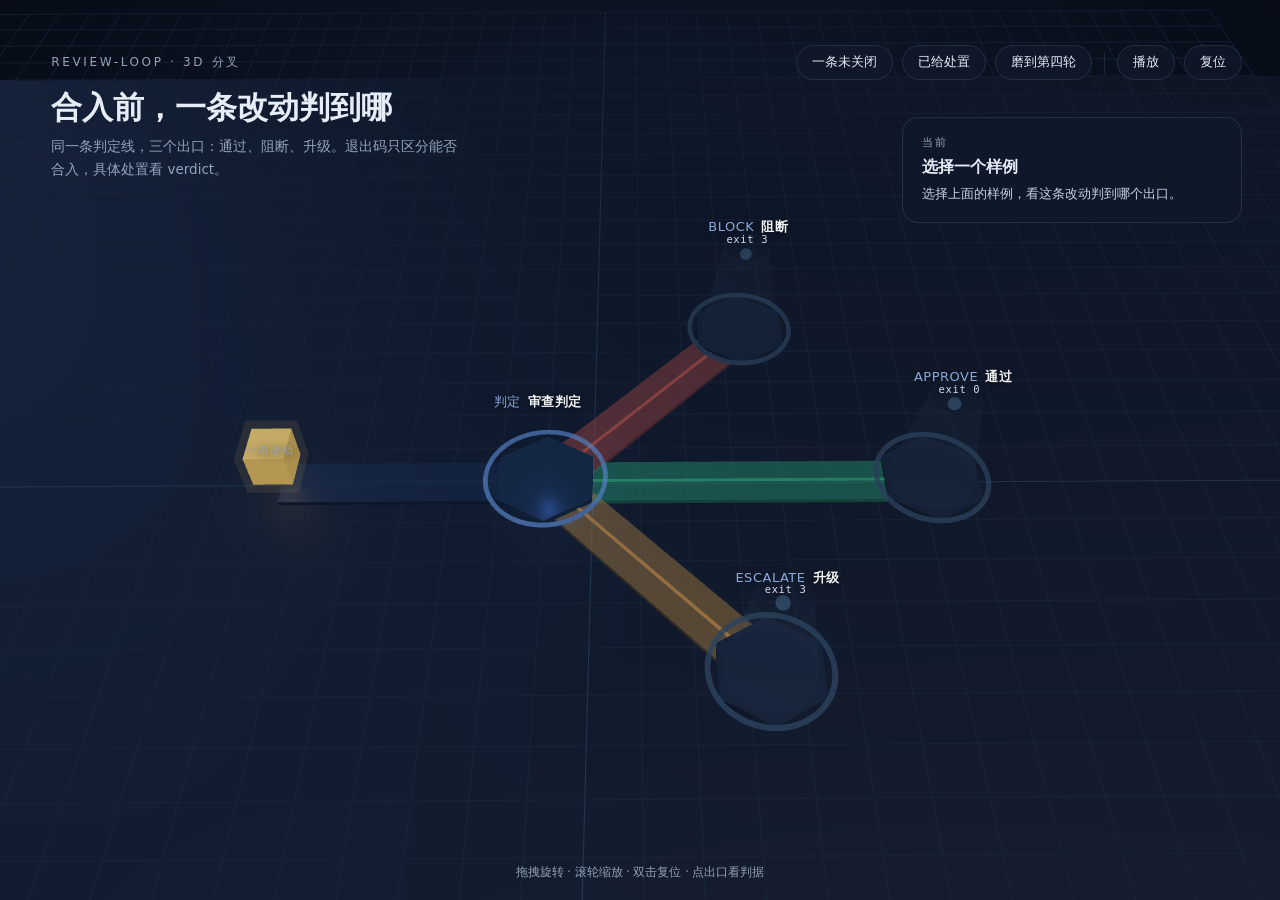
<file: viz/review-fork.html>
<!DOCTYPE html>
<html lang="zh-CN">
<head>
<meta charset="utf-8">
<meta name="viewport" content="width=device-width, initial-scale=1">
<title>3D 判定分叉</title>
<style>
  :root{
    --bg:#0B1220; --panel:rgba(17,26,43,.72); --line:rgba(120,150,190,.18);
    --text:#E6EDF7; --dim:#93A4B8; --hi:#FFD166;
    --font:"PingFang SC","Noto Sans CJK SC","Microsoft YaHei",system-ui,sans-serif;
  }
  *{box-sizing:border-box}
  html{background:#060B14}
  html,body{margin:0;height:100%;background:radial-gradient(circle at 50% 44%, #142442 0%, #0B1220 54%, #060B14 100%);color:var(--text);font-family:var(--font);overflow:hidden}
  #stage{position:fixed;inset:0}
  .hud{position:fixed;inset:0;pointer-events:none}
  .tl{position:absolute;left:4vw;top:6vh;max-width:32vw}
  .eyebrow{font-size:12px;letter-spacing:.22em;color:var(--dim);text-transform:uppercase}
  h1{font-size:clamp(22px,2.4vw,34px);font-weight:600;margin:.55em 0 .3em;line-height:1.25}
  .sub{font-size:13.5px;color:var(--dim);line-height:1.7}
  .tr{position:absolute;right:3vw;top:5vh;display:flex;gap:9px;pointer-events:auto;flex-wrap:wrap;justify-content:flex-end}
  button{font-family:var(--font);font-size:12.5px;color:var(--text);background:var(--panel);border:1px solid var(--line);border-radius:999px;padding:8px 15px;cursor:pointer;backdrop-filter:blur(10px);transition:.18s}
  button:hover{border-color:rgba(255,209,102,.5);color:#fff}
  button.on{background:rgba(255,209,102,.16);border-color:rgba(255,209,102,.6)}
  .sep{width:1px;height:22px;background:var(--line);align-self:center;margin:0 3px}
  .card{position:absolute;right:3vw;top:13vh;width:min(340px,30vw);background:var(--panel);border:1px solid var(--line);border-radius:16px;padding:17px 19px;backdrop-filter:blur(14px);pointer-events:auto}
  .card .k{font-size:11px;letter-spacing:.18em;color:var(--dim);text-transform:uppercase}
  .card .t{font-size:16px;font-weight:600;margin:7px 0 5px}
  .card .b{font-size:12.5px;line-height:1.75;color:#C7D3E3}
  .card .out{margin-top:10px;font-family:ui-monospace,Menlo,monospace;font-size:11.5px;color:#C7D3E3;background:rgba(7,12,22,.55);border:1px solid var(--line);border-radius:8px;padding:8px 10px;white-space:pre;overflow-x:auto;max-height:120px}
  .step{position:absolute;left:4vw;bottom:6vh;width:min(420px,38vw);border-left:2px solid var(--hi);padding:2px 0 2px 15px}
  .step .n{font-size:11.5px;color:var(--hi);letter-spacing:.14em}
  .step .h{font-size:15px;font-weight:600;margin:6px 0 4px}
  .step .p{font-size:12.5px;color:#C7D3E3;line-height:1.7}
  .hint{position:absolute;left:50%;bottom:2.2vh;transform:translateX(-50%);font-size:11.5px;color:var(--dim)}
  .labels{position:fixed;inset:0;pointer-events:none;overflow:hidden}
  .label{position:absolute;transform:translate(-50%,-50%);white-space:nowrap;font-size:12px;color:#DCE6F4;text-shadow:0 1px 8px rgba(0,0,0,.7);transition:opacity .18s}
  .label.head{font-size:13px;font-weight:600;letter-spacing:.04em;color:#fff}
  .label.head .dim{color:#8FB4E8;font-weight:500;margin-right:7px}
  .label.exit{font-family:ui-monospace,Menlo,monospace;font-size:10.5px;letter-spacing:.06em}
  .label.term{font-size:11px;color:#93A4B8;letter-spacing:.1em}
</style>
</head>
<body>
<div id="stage"></div>
<div class="labels" id="labels"></div>
<div class="hud">
  <div class="tl">
    <div class="eyebrow" id="eyebrow">3D 判定</div>
    <h1 id="title"></h1>
    <div class="sub" id="sub"></div>
  </div>
  <div class="tr" id="cases"></div>
  <div class="card" id="card">
    <div class="k" id="cardK">当前</div>
    <div class="t" id="cardT">选择一个样例</div>
    <div class="b" id="cardB">选择上面的样例，看这条改动判到哪个出口。</div>
    <div class="out" id="cardO" style="display:none"></div>
  </div>
  <div class="step" id="step" style="display:none">
    <div class="n" id="stepN"></div>
    <div class="h" id="stepH"></div>
    <div class="p" id="stepP"></div>
  </div>
  <div class="hint">拖拽旋转 · 滚轮缩放 · 双击复位 · 点出口看判据</div>
</div>
<script type="importmap">
{"imports":{"three":"./three.module.min.js"}}
</script>
<script type="module">
import * as THREE from 'three';

const SPEC = {"title": "合入前，一条改动判到哪", "eyebrow": "REVIEW-LOOP · 3D 分叉", "subtitle": "同一条判定线，三个出口：通过、阻断、升级。退出码只区分能否合入，具体处置看 verdict。", "startLabel": "一条改动", "checkpoint": {"name": "审查判定", "rule": "只看缺陷与影响面，风格类意见不进清单；每条发现要带位置、主张、证据、复核方式。", "detail": "判定不依赖评审人记忆：条目状态、严重级、轮次都能复核。"}, "branches": [{"id": "APPROVE", "name": "通过", "exit": 0, "color": "#3DDC97", "x": 7.2, "z": 0, "rule": "无 Important 未关闭；历史问题写明另开单即可放行。", "detail": "有 open 不等于阻断，旧账不全部算在这次改动上。"}, {"id": "BLOCK", "name": "阻断", "exit": 3, "color": "#FF6B5A", "x": 3.4, "z": -4.6, "rule": "存在未关闭的 Important；先改，不进入合并。", "detail": "阻断只针对会影响这次改动的缺陷，不针对风格偏好。"}, {"id": "ESCALATE", "name": "升级", "exit": 3, "color": "#FFB454", "x": 3.4, "z": 4.6, "rule": "同一问题超过三轮；停手重想方案，不再继续磨。", "detail": "升级不是再提一轮意见，而是把问题交回方案层。"}], "cases": [{"id": "A", "label": "一条未关闭", "title": "一条真实缺陷未关闭", "branch": "BLOCK", "verdict": "BLOCK", "exit": 3, "reason": "1 条未关闭（Important 1），另有 0 条历史问题未给处置说明", "metrics": "total 2 · open 1 · important 1", "intro": "token 失效时接口仍返回 200，前端当成成功。一条 Important 未关闭即阻断。", "stopNote": "另一条 Nit 已修复，不参与阻断。先改这条，再重新判定。"}, {"id": "B", "label": "已给处置", "title": "有历史问题，但已给处置", "branch": "APPROVE", "verdict": "APPROVE", "exit": 0, "reason": "无阻塞项；1 条历史问题已注明另开单", "metrics": "total 3 · open 1 · important 0", "intro": "一条历史遗留问题写明另开单，没有 Important 未关闭。", "stopNote": "有 open 不是阻断理由；审查不把旧账全算在这次改动上。"}, {"id": "C", "label": "磨到第四轮", "title": "同一问题磨到第四轮", "branch": "ESCALATE", "verdict": "ESCALATE", "exit": 3, "reason": "第 4 轮仍有 1 条 Important 未关闭，停手重想方案", "metrics": "total 2 · open 1 · important 1", "intro": "同一条 Important 改到第 4 轮仍未关闭。", "stopNote": "超过三轮不再继续提意见，交回方案层重新想。"}]};
if (location.search.includes('embed')) document.body.classList.add('embed');
const stage = document.getElementById('stage');
const labelBox = document.getElementById('labels');

const scene = new THREE.Scene();
scene.fog = new THREE.FogExp2(0x0B1220, 0.024);

const camera = new THREE.PerspectiveCamera(44, innerWidth/innerHeight, 0.1, 200);
const renderer = new THREE.WebGLRenderer({antialias:true, alpha:true});
renderer.setPixelRatio(Math.min(devicePixelRatio, 2));
renderer.setSize(innerWidth, innerHeight);
renderer.outputColorSpace = THREE.SRGBColorSpace;
stage.appendChild(renderer.domElement);

const COMPACT = innerWidth < 1100;
const CAM0 = {theta: 0.06, phi: COMPACT ? 0.66 : 0.68, radius: COMPACT ? 20.4 : 23.8, ty: 1.1};
const cam = {...CAM0};
const camTarget = {...cam};
function applyCam(){
  const sp = Math.sin(cam.phi);
  camera.position.set(cam.radius*sp*Math.sin(cam.theta), cam.radius*Math.cos(cam.phi), cam.radius*sp*Math.cos(cam.theta));
  camera.lookAt(1.0, cam.ty, 0);
}
applyCam();

scene.add(new THREE.HemisphereLight(0xA8C0E0, 0x101B2D, 1.15));
const key = new THREE.DirectionalLight(0xffffff, 1.6);
key.position.set(5, 14, 9);
scene.add(key);
const rim = new THREE.DirectionalLight(0x6FA8FF, 0.8);
rim.position.set(-7, 7, -9);
scene.add(rim);

const floor = new THREE.Mesh(new THREE.PlaneGeometry(44, 32), new THREE.MeshStandardMaterial({color:0x122036, roughness:.6, metalness:.35}));
floor.rotation.x = -Math.PI/2; floor.position.y = -0.02;
scene.add(floor);
const grid = new THREE.GridHelper(40, 40, 0x27405F, 0x18283D);
scene.add(grid);

const CP = Object.assign({x:-1, z:0, name:'判定'}, SPEC.checkpoint || {});
const START = {x: CP.x - 5.6, z: 0};
const BRANCHES = SPEC.branches || [];
const C_IDLE = 0x35506F;

function makeLabel(cls, html){
  const el = document.createElement('div');
  el.className = 'label ' + cls;
  el.innerHTML = html;
  labelBox.appendChild(el);
  return el;
}
const labels = [];
function addLabel(cls, html, get, kind){
  const el = makeLabel(cls, html);
  labels.push({el, get, kind});
  return el;
}

// 轨道段
function makeRail(from, to, color, opacity){
  const dx = to.x - from.x, dz = to.z - from.z;
  const len = Math.hypot(dx, dz);
  const mat = new THREE.MeshStandardMaterial({color, roughness:.5, metalness:.35, transparent:true, opacity});
  const rail = new THREE.Mesh(new THREE.BoxGeometry(len, .1, 1.05), mat);
  rail.position.set((from.x+to.x)/2, .04, (from.z+to.z)/2);
  rail.rotation.y = -Math.atan2(dz, dx);
  scene.add(rail);
  const line = new THREE.Mesh(new THREE.BoxGeometry(len, .012, .07), new THREE.MeshBasicMaterial({color: color, transparent:true, opacity:.55}));
  line.position.set((from.x+to.x)/2, .11, (from.z+to.z)/2);
  line.rotation.y = -Math.atan2(dz, dx);
  scene.add(line);
  return rail;
}

// 主轨与三条出口轨
makeRail(START, {x:CP.x, z:CP.z}, 0x1E3352, .95);
const outletPos = {};
BRANCHES.forEach(b => {
  const ox = b.x != null ? b.x : (b.id === 'APPROVE' ? 7.6 : CP.x);
  const oz = b.z != null ? b.z : (b.id === 'BLOCK' ? -5 : b.id === 'ESCALATE' ? 5 : 0);
  outletPos[b.id] = {x:ox, z:oz};
  makeRail({x:CP.x, z:CP.z}, {x:ox, z:oz}, b.color || 0x2C4666, .6);
});

// 判定台
const cpGroup = new THREE.Group();
cpGroup.position.set(CP.x, 0, CP.z);
const cpMat = new THREE.MeshStandardMaterial({color:0x223A57, roughness:.35, metalness:.5, emissive:0x122A46, emissiveIntensity:.45});
const cpBase = new THREE.Mesh(new THREE.CylinderGeometry(1.15, 1.15, .2, 6), cpMat);
cpBase.position.y = .12;
cpGroup.add(cpBase);
const cpRing = new THREE.Mesh(new THREE.TorusGeometry(1.27, .05, 12, 64), new THREE.MeshBasicMaterial({color:0x6FA8FF, transparent:true, opacity:.7}));
cpRing.rotation.x = Math.PI/2; cpRing.position.y = .24;
cpGroup.add(cpRing);
const cpLight = new THREE.PointLight(0x6FA8FF, 1.4, 7);
cpLight.position.y = 1.4;
cpGroup.add(cpLight);
scene.add(cpGroup);
cpGroup.userData = {kind:'checkpoint', spec:CP};
addLabel('head', `<span class="dim">判定</span>${CP.name}`, () => new THREE.Vector3(CP.x, 2.55, CP.z), 'cp');

// 出口
const outletGroups = {};
const outletState = {};
BRANCHES.forEach(b => {
  const {x, z} = outletPos[b.id];
  const g = new THREE.Group();
  g.position.set(x, 0, z);
  g.rotation.y = 0;
  g.userData = {kind:'outlet', id:b.id, spec:b};

  const col = new THREE.Color(b.color || 0x4A6FA5);
  const baseMat = new THREE.MeshStandardMaterial({color:0x1B2D44, roughness:.5, metalness:.35, emissive:0x101D2E, emissiveIntensity:.4});
  const base = new THREE.Mesh(new THREE.CylinderGeometry(1.15, 1.15, .18, 6), baseMat);
  base.position.y = .09;
  g.add(base);

  const ring = new THREE.Mesh(new THREE.TorusGeometry(1.18, .055, 10, 56), new THREE.MeshBasicMaterial({color:C_IDLE, transparent:true, opacity:.8}));
  ring.rotation.x = Math.PI/2; ring.position.y = .2;
  g.add(ring);

  const shaft = new THREE.Mesh(
    new THREE.CylinderGeometry(.5, .9, 2.5, 24, 1, true),
    new THREE.MeshBasicMaterial({color:C_IDLE, transparent:true, opacity:.07, side:THREE.DoubleSide})
  );
  shaft.position.y = 1.4;
  g.add(shaft);

  const lamp = new THREE.Mesh(new THREE.SphereGeometry(.13, 18, 18), new THREE.MeshBasicMaterial({color:C_IDLE}));
  lamp.position.set(0, 2.45, 0);
  g.add(lamp);

  g.userData.ring = ring;
  g.userData.col = shaft;
  g.userData.lamp = lamp;
  g.userData.baseMat = baseMat;
  g.userData.color = col;

  scene.add(g);
  outletGroups[b.id] = g;
  outletState[b.id] = 'idle';

  addLabel('head', `<span class="dim">${b.id}</span>${b.name}`, () => new THREE.Vector3(x, 3.2, z), 'out');
  addLabel('exit', `exit ${b.exit}`, () => new THREE.Vector3(x, 2.88, z), 'exit');
});

// 回边（可选）：某个出口退回给人或另一个节点
const LOOP = SPEC.loop && SPEC.loop.to ? SPEC.loop : null;
let loopNode = null, loopLamp = null, loopRing = null, loopRule = '';
if (LOOP) {
  const from = outletPos[LOOP.from] || {x:CP.x, z:CP.z};
  const to = LOOP.to;
  const dx = to.x - from.x, dz = to.z - from.z, len = Math.hypot(dx, dz);
  const ang = -Math.atan2(dz, dx);
  const dots = Math.max(6, Math.floor(len / .62));
  for (let i = 0; i < dots; i++) {
    const t = (i + .5) / dots;
    const seg = new THREE.Mesh(new THREE.BoxGeometry(.28, .02, .09),
      new THREE.MeshBasicMaterial({color:0x8FA6C4, transparent:true, opacity:.5}));
    seg.position.set(from.x + dx*t, .13, from.z + dz*t);
    seg.rotation.y = ang;
    scene.add(seg);
  }
  const g = new THREE.Group();
  g.position.set(to.x, 0, to.z);
  const base = new THREE.Mesh(new THREE.CylinderGeometry(.95, .95, .16, 6),
    new THREE.MeshStandardMaterial({color:0x1B2D44, roughness:.5, metalness:.35}));
  base.position.y = .08; g.add(base);
  loopRing = new THREE.Mesh(new THREE.TorusGeometry(.98, .05, 10, 48),
    new THREE.MeshBasicMaterial({color:C_IDLE, transparent:true, opacity:.7}));
  loopRing.rotation.x = Math.PI/2; loopRing.position.y = .18; g.add(loopRing);
  loopLamp = new THREE.Mesh(new THREE.SphereGeometry(.12, 16, 16), new THREE.MeshBasicMaterial({color:C_IDLE}));
  loopLamp.position.y = 2.2; g.add(loopLamp);
  scene.add(g);
  loopNode = g;
  addLabel('head', `<span class="dim">回</span>${to.name}`, () => new THREE.Vector3(to.x, 2.55, to.z), 'loop');
}

// 起点与终点文字
addLabel('term', SPEC.startLabel || '一条改动', () => new THREE.Vector3(START.x, 1.15, 0), 'term');

// 块
const block = new THREE.Mesh(new THREE.BoxGeometry(.82, .82, .82),
  new THREE.MeshStandardMaterial({color:0xFFD166, emissive:0xFFD166, emissiveIntensity:.55, roughness:.4, metalness:.15}));
block.position.set(START.x, .95, 0);
scene.add(block);
const glow = new THREE.Mesh(new THREE.BoxGeometry(1.06, 1.06, 1.06), new THREE.MeshBasicMaterial({color:0xFFD166, transparent:true, opacity:.12}));
block.add(glow);
block.add(new THREE.PointLight(0xFFD166, 1.1, 5));

// HUD
document.getElementById('title').textContent = SPEC.title || '';
document.getElementById('sub').textContent = SPEC.subtitle || '';
document.getElementById('eyebrow').textContent = SPEC.eyebrow || '3D';
const CASES = SPEC.cases || [];
const casesBox = document.getElementById('cases');
const caseBtns = [];
CASES.forEach((c, i) => {
  const b = document.createElement('button');
  b.textContent = c.label || c.id;
  b.onclick = () => startCase(i);
  casesBox.appendChild(b);
  caseBtns.push(b);
});
const sep = document.createElement('div'); sep.className='sep'; casesBox.appendChild(sep);
const btnPlay = document.createElement('button'); btnPlay.textContent='播放'; btnPlay.onclick = () => startCase(activeCase < 0 ? 0 : activeCase);
casesBox.appendChild(btnPlay);
const btnReset = document.createElement('button'); btnReset.textContent='复位'; btnReset.onclick = reset;
casesBox.appendChild(btnReset);

let activeCase = -1, run = null;

function resetOutlet(id){
  const g = outletGroups[id]; if(!g) return;
  outletState[id] = 'idle';
  g.userData.lamp.material.color.set(C_IDLE);
  g.userData.ring.material.color.set(C_IDLE);
  g.userData.col.material.color.set(C_IDLE);
  g.userData.col.material.opacity = .07;
  g.userData.baseMat.emissiveIntensity = .4;
}
function markOutlet(id){
  const g = outletGroups[id]; if(!g) return;
  outletState[id] = 'hit';
  g.userData.lamp.material.color.copy(g.userData.color);
  g.userData.ring.material.color.copy(g.userData.color);
  g.userData.col.material.color.copy(g.userData.color);
  g.userData.col.material.opacity = .24;
  g.userData.baseMat.emissive.copy(g.userData.color);
  g.userData.baseMat.emissiveIntensity = .7;
}
function reset(){
  activeCase = -1; run = null;
  block.position.set(START.x, .95, 0);
  BRANCHES.forEach(b => resetOutlet(b.id));
  cpMat.emissive.set(0x1B3555); cpMat.emissiveIntensity = .5;
  caseBtns.forEach(b => b.classList.remove('on'));
  document.getElementById('cardK').textContent = '当前';
  document.getElementById('cardT').textContent = '选择一个样例';
  document.getElementById('cardB').textContent = '选择上面的样例，看这条改动判到哪个出口。';
  document.getElementById('cardO').style.display = 'none';
  document.getElementById('step').style.display = 'none';
}
function showCard(kicker, title, body, out){
  document.getElementById('cardK').textContent = kicker;
  document.getElementById('cardT').textContent = title;
  document.getElementById('cardB').textContent = body || '';
  const o = document.getElementById('cardO');
  if (out) { o.style.display='block'; o.textContent = out; } else { o.style.display='none'; }
}

function startCase(i){
  reset();
  activeCase = i;
  caseBtns[i].classList.add('on');
  const c = CASES[i];
  run = {t0: performance.now(), c, to: null, done: false};
  const st = document.getElementById('step');
  st.style.display = 'block';
  document.getElementById('stepN').textContent = '起点';
  document.getElementById('stepH').textContent = c.label || '';
  document.getElementById('stepP').textContent = c.intro || '改动进入审查判定。';
  showCard('样例 ' + (c.id || (i+1)), c.title || c.label || '', c.intro || '', null);
}

// 时间轴：0-1.3s 走到判定台；1.3-2.0 判定；2.0-3.4 走向出口
const T1 = 1300, T2 = 700, T3 = 1400, T4 = 1200;

function updateRun(now){
  if (!run) return;
  const r = run, c = r.c;
  const el = now - r.t0;
  const isLoop = LOOP && c.branch === LOOP.from;
  const TOTAL = T1 + T2 + T3 + (isLoop ? T4 : 0);
  const to = outletPos[c.branch] || {x:CP.x, z:CP.z};
  const ddx = to.x - CP.x, ddz = to.z - CP.z, dl = Math.hypot(ddx, ddz) || 1;
  const stopX = to.x - ddx/dl * 1.25, stopZ = to.z - ddz/dl * 1.25;

  if (el < T1) {
    const t = el / T1;
    const e = t < .5 ? 2*t*t : 1 - Math.pow(-2*t+2,2)/2;
    block.position.x = START.x + (CP.x - START.x) * e;
    block.position.z = 0;
    block.rotation.y += .012;
  } else if (el < T1 + T2) {
    block.position.set(CP.x, .95, CP.z);
    const pulse = .55 + Math.sin((el - T1) / T2 * Math.PI) * .75;
    cpMat.emissive.set(0x7FB6FF);
    cpMat.emissiveIntensity = pulse;
    cpRing.scale.setScalar(1 + Math.sin((el - T1) / T2 * Math.PI) * .08);
    if (!r.ruled) {
      r.ruled = true;
      showCard('判定 · ' + c.verdict, c.verdict + '：' + (c.title || ''), c.reason || '', `exit ${c.exit}\n${c.metrics || ''}`);
      document.getElementById('stepN').textContent = '判定';
      document.getElementById('stepH').textContent = CP.name;
      document.getElementById('stepP').textContent = (SPEC.checkpoint && SPEC.checkpoint.rule) || '';
    }
  } else if (el < T1 + T2 + T3) {
    cpMat.emissive.set(0x122A46);
    cpMat.emissiveIntensity = .45;
    cpRing.scale.setScalar(1);
    const t = Math.min(1, (el - T1 - T2) / T3);
    const e = t < .5 ? 2*t*t : 1 - Math.pow(-2*t+2,2)/2;
    block.position.x = CP.x + (stopX - CP.x) * e;
    block.position.z = CP.z + (stopZ - CP.z) * e;
    block.position.y = .95 + Math.sin(Math.PI * t) * .18;
    if (t > .45 && !r.hit) {
      r.hit = true;
      markOutlet(c.branch);
      const b = BRANCHES.find(x => x.id === c.branch) || {};
      document.getElementById('stepN').textContent = '出口';
      document.getElementById('stepH').textContent = (b.name || c.branch) + ' · exit ' + c.exit;
      document.getElementById('stepP').textContent = b.rule || c.stopNote || '';
    }
  } else if (isLoop) {
    const t = Math.min(1, (el - T1 - T2 - T3) / T4);
    const e = t < .5 ? 2*t*t : 1 - Math.pow(-2*t+2,2)/2;
    const lt = LOOP.to;
    block.position.x = stopX + (lt.x - stopX) * e;
    block.position.z = stopZ + (lt.z - stopZ) * e;
    block.position.y = .95 + Math.sin(Math.PI * t) * .16;
    if (t > .3 && !r.ret) {
      r.ret = true;
      if (loopLamp) loopLamp.material.color.set(0xFFB454);
      if (loopRing) loopRing.material.color.set(0xFFB454);
      document.getElementById('stepN').textContent = '回边';
      document.getElementById('stepH').textContent = '退回：' + lt.name;
      document.getElementById('stepP').textContent = (LOOP.rule || '');
    }
  }

  if (el >= TOTAL && !r.done) {
    r.done = true;
    if (isLoop) block.position.set(LOOP.to.x, .95, LOOP.to.z);
    else block.position.set(stopX, .95, stopZ);
    const b = BRANCHES.find(x => x.id === c.branch) || {};
    if (isLoop) {
      showCard(c.verdict + ' · exit ' + c.exit, (b.name || c.branch) + ' → ' + LOOP.to.name,
        LOOP.rule || c.stopNote || '', c.metrics || null);
      document.getElementById('stepN').textContent = '停在回边终点';
      document.getElementById('stepH').textContent = LOOP.to.name;
      document.getElementById('stepP').textContent = c.stopNote || LOOP.rule || '';
    } else {
      showCard(c.verdict + ' · exit ' + c.exit, (b.name || c.branch), b.rule || c.stopNote || '', c.metrics || null);
      document.getElementById('stepN').textContent = '停在出口';
      document.getElementById('stepH').textContent = b.name || c.branch;
      document.getElementById('stepP').textContent = c.stopNote || b.rule || '';
    }
  }
}

function project(v){
  const p = v.clone().project(camera);
  return {x:(p.x*0.5+0.5)*innerWidth, y:(-p.y*0.5+0.5)*innerHeight, vis:p.z < 1};
}
function layoutLabels(){
  for (const it of labels){
    const s = project(it.get());
    if (!s.vis) { it.el.style.opacity = 0; continue; }
    it.el.style.left = s.x + 'px';
    it.el.style.top = s.y + 'px';
    it.el.style.opacity = .95;
  }
}

// 交互
let dragging=false, lastX=0, lastY=0, moved=0;
const ray = new THREE.Raycaster();
const pt = new THREE.Vector2();
function pick(ev){
  pt.x = (ev.clientX/innerWidth)*2 - 1;
  pt.y = -(ev.clientY/innerHeight)*2 + 1;
  ray.setFromCamera(pt, camera);
  const objs = [...cpGroup.children, ...Object.values(outletGroups).flatMap(g => g.children)];
  const hit = ray.intersectObjects(objs, false)[0];
  if (!hit) return null;
  let o = hit.object;
  while (o && !o.userData.kind) o = o.parent;
  return o && o.userData.kind ? o : null;
}
renderer.domElement.addEventListener('pointerdown', e => {
  dragging = true; moved = 0; lastX = e.clientX; lastY = e.clientY;
  renderer.domElement.setPointerCapture(e.pointerId);
});
renderer.domElement.addEventListener('pointermove', e => {
  if (!dragging) return;
  const dx = e.clientX-lastX, dy = e.clientY-lastY;
  moved += Math.abs(dx)+Math.abs(dy);
  lastX = e.clientX; lastY = e.clientY;
  camTarget.theta -= dx*0.006;
  camTarget.phi = Math.min(1.32, Math.max(.3, camTarget.phi - dy*0.004));
});
renderer.domElement.addEventListener('pointerup', e => {
  dragging = false;
  if (moved < 6) {
    const o = pick(e);
    if (!o) return;
    if (o.userData.kind === 'checkpoint') {
      showCard('判定口径', CP.name, CP.rule || '', CP.detail || null);
    } else if (o.userData.kind === 'outlet') {
      const b = o.userData.spec;
      showCard('出口 · ' + b.id, b.name + ' · exit ' + b.exit, b.rule || '', b.detail || null);
    }
  }
});
renderer.domElement.addEventListener('wheel', e => {
  e.preventDefault();
  camTarget.radius = Math.min(32, Math.max(9, camTarget.radius + e.deltaY*0.012));
}, {passive:false});
renderer.domElement.addEventListener('dblclick', () => Object.assign(camTarget, CAM0));

function animate(){
  requestAnimationFrame(animate);
  const now = performance.now();
  cam.theta += (camTarget.theta-cam.theta)*0.08;
  cam.phi += (camTarget.phi-cam.phi)*0.08;
  cam.radius += (camTarget.radius-cam.radius)*0.08;
  cam.ty += (camTarget.ty-cam.ty)*0.08;
  applyCam();
  updateRun(now);
  layoutLabels();
  renderer.render(scene, camera);
}
animate();

addEventListener('resize', () => {
  camera.aspect = innerWidth/innerHeight;
  camera.updateProjectionMatrix();
  renderer.setSize(innerWidth, innerHeight);
});
</script>
</body>
</html>
</file>
<file: assets/base.css>
:root{
  --bg:#FAF9F5;
  --soft:#F0EEE6;
  --ink:#141413;
  --ink-2:#5E5D59;
  --ink-3:#87867F;
  --line:#E8E6DC;
  --line-2:#D1CFC5;
  --coral:#D97757;
  --coral-2:#C15F3C;
  --green:#3D7A5E;
  --serif:"Tiempos Headline","Songti SC","Noto Serif CJK SC","Source Han Serif SC",Georgia,serif;
  --sans:"Styrene B","PingFang SC","Noto Sans CJK SC","Microsoft YaHei",system-ui,sans-serif;
  --mono:"JetBrains Mono","IBM Plex Mono",ui-monospace,SFMono-Regular,Menlo,Consolas,monospace;
  --page:1080px;
}
*{box-sizing:border-box}
html{-webkit-text-size-adjust:100%;scroll-behavior:smooth}
body{
  margin:0;background:var(--bg);color:var(--ink);
  font:16.5px/1.72 var(--sans);
  -webkit-font-smoothing:antialiased;
}
a{color:inherit}
a:focus-visible{outline:2px solid var(--coral);outline-offset:3px}

/* 顶部导航：浅色，细线，无深色块 */
.top{
  position:sticky;top:0;z-index:30;
  background:rgba(250,249,245,.92);
  backdrop-filter:blur(10px);
  border-bottom:1px solid var(--line);
}
.top .inner{
  max-width:var(--page);margin:0 auto;padding:17px 40px;
  display:flex;align-items:center;justify-content:space-between;gap:24px;
}
.brand{
  display:flex;align-items:center;gap:9px;
  font:15px/1 var(--sans);font-weight:600;letter-spacing:-.01em;
  text-decoration:none;color:var(--ink);white-space:nowrap;
}
.brand i{
  width:9px;height:9px;border-radius:50%;background:var(--coral);display:block;flex:none;
}
.top nav{display:flex;gap:26px}
.top nav a{font:13px/1 var(--sans);color:var(--ink-2);text-decoration:none}
.top nav a:hover{color:var(--ink)}

.wrap{max-width:var(--page);margin:0 auto;padding:0 40px 96px}

.eyebrow{
  display:flex;align-items:baseline;justify-content:space-between;gap:20px;
  font:11px/1.4 var(--mono);letter-spacing:.16em;text-transform:uppercase;
  color:var(--coral);padding-top:76px;
}
.eyebrow .r{color:var(--ink-3);letter-spacing:.1em}

h1{
  font-family:var(--serif);font-weight:500;
  font-size:clamp(32px,4vw,44px);line-height:1.26;letter-spacing:-.015em;
  margin:22px 0 20px;max-width:20em;
}
.lead{color:var(--ink-2);font-size:18px;line-height:1.78;margin:0;max-width:640px}

.meta{
  font:10.5px/1.7 var(--mono);letter-spacing:.06em;color:var(--ink-3);
  margin:24px 0 0;padding-top:12px;border-top:1px solid var(--line);
}

.actions{display:flex;gap:12px;margin:30px 0 0;flex-wrap:wrap}
.btn{
  display:inline-flex;align-items:center;height:44px;padding:0 22px;border-radius:8px;
  font:14px/1 var(--sans);text-decoration:none;
  background:var(--coral);color:#fff;border:1px solid var(--coral);
  transition:background .16s,border-color .16s;
}
.btn:hover{background:var(--coral-2);border-color:var(--coral-2)}
.btn.ghost{background:transparent;color:var(--ink);border-color:var(--line-2)}
.btn.ghost:hover{border-color:var(--ink-2);background:transparent}

.figures{
  display:grid;grid-template-columns:repeat(4,1fr);
  margin:64px 0 0;padding:0;border-top:1px solid var(--line);border-bottom:1px solid var(--line);
}
.figures div{padding:22px 20px 22px 0;border-right:1px solid var(--line)}
.figures div:last-child{border-right:0}
.figures dt{font:10.5px/1 var(--mono);letter-spacing:.14em;text-transform:uppercase;color:var(--ink-3)}
.figures dd{margin:12px 0 0;font-family:var(--serif);font-size:32px;line-height:1;color:var(--ink)}

h2{
  font-family:var(--serif);font-weight:500;font-size:27px;line-height:1.4;
  margin:76px 0 8px;padding-top:34px;border-top:1px solid var(--line);
}
h2 .n{
  display:inline-block;font:11px/1 var(--mono);letter-spacing:.12em;color:var(--coral);
  position:relative;top:-8px;margin-right:12px;
}

p{margin:0 0 16px;max-width:700px}
ul{margin:0 0 20px;padding-left:1.15em;max-width:700px}
li{margin:0 0 7px;color:var(--ink-2)}
li::marker{color:var(--coral)}

/* 案例列表：行式，无表格 */
.list{display:block;margin-top:18px}
.list a{
  display:grid;grid-template-columns:1fr auto;align-items:baseline;gap:24px;
  padding:24px 0;border-bottom:1px solid var(--line);
  text-decoration:none;color:inherit;transition:color .15s;
}
.list a:hover .t{color:var(--coral)}
.list .t{font:19px/1.4 var(--sans);font-weight:500;letter-spacing:-.01em}
.list .sub{display:block;margin-top:6px;font:14.5px/1.6 var(--sans);color:var(--ink-2)}
.list .v{font:10.5px/1.7 var(--mono);letter-spacing:.1em;color:var(--ink-3);text-align:right;white-space:nowrap}

.block{color:var(--coral)}
.v.block{color:var(--coral)}
.pass{color:var(--green)}
.v.pass{color:var(--green)}
.warn{color:#8A6A2F}
.v.warn{color:#8A6A2F}

/* 判定块 */
.cards{display:grid;grid-template-columns:minmax(0,1fr);margin:20px 0 0}
.card{border-top:1px solid var(--line);padding:26px 0 10px;min-width:0}
.card:last-child{border-bottom:1px solid var(--line)}
.hd{display:flex;justify-content:space-between;align-items:baseline;gap:20px;margin-bottom:14px}
.hd b{font-family:var(--serif);font-weight:500;font-size:20px;line-height:1.4;min-width:0}
.badge{
  position:relative;flex:none;
  font:10.5px/1 var(--mono);letter-spacing:.1em;padding:3px 0 3px 13px;
}
.badge::before{content:"";position:absolute;left:0;top:50%;width:7px;height:7px;border-radius:50%;margin-top:-3.5px}
.badge.block{color:var(--coral)}
.badge.block::before{background:var(--coral)}
.badge.approve{color:var(--green)}
.badge.approve::before{background:var(--green)}
.badge.escalate{color:#8A6A2F}
.badge.escalate::before{background:#8A6A2F}

.cmd{
  font:12.5px/1.7 var(--mono);color:#30302E;background:var(--soft);
  border-radius:8px;padding:14px 16px;margin:0 0 10px;
  white-space:pre;overflow-x:auto;
}
.out{
  font:12.5px/1.7 var(--mono);color:var(--ink);background:#fff;
  border:1px solid var(--line);border-radius:8px;
  padding:14px 16px;margin:0 0 14px;white-space:pre-wrap;overflow-wrap:anywhere;
}
.say{color:var(--ink-2);font-size:14.5px;line-height:1.8;margin:0 0 24px;max-width:700px}

.rule{border-top:1px solid var(--line);border-bottom:1px solid var(--line);padding:22px 0 12px;margin:20px 0}
.rule b{display:block;font-family:var(--serif);font-weight:500;font-size:17px;margin-bottom:12px}

table{width:100%;border-collapse:collapse;margin:18px 0 10px;font-size:14.5px}
th{
  font:10.5px/1.4 var(--mono);letter-spacing:.12em;text-transform:uppercase;
  color:var(--ink-3);text-align:left;font-weight:400;
  padding:0 16px 9px 0;border-bottom:1px solid var(--line-2);
}
td{padding:13px 16px 13px 0;border-bottom:1px solid var(--line);vertical-align:top;color:var(--ink-2)}
td:first-child{width:170px;color:var(--ink);font-weight:500}

.k{font:10.5px/1.85 var(--mono);color:var(--ink-3);max-width:720px;letter-spacing:.02em}

.quote{
  font-family:var(--serif);font-size:23px;line-height:1.62;font-weight:500;
  color:var(--ink);border-left:2px solid var(--coral);
  padding:2px 0 2px 24px;margin:22px 0 0;max-width:660px;
}

.tree{
  font:12.5px/2 var(--mono);color:var(--ink-2);background:#fff;
  border:1px solid var(--line);border-radius:8px;
  padding:16px 20px;margin:18px 0 0;overflow-x:auto;white-space:pre;
}


.viz{margin:30px 0 0}
.viz .frame{position:relative;width:100%;aspect-ratio:16/9;border:1px solid var(--line);border-radius:10px;overflow:hidden;background:#0B1220}
.viz .frame .ph{position:absolute;inset:0;display:flex;align-items:center;justify-content:center;color:#93A4B8;font:11.5px/1.6 var(--mono);letter-spacing:.06em}
.viz .frame iframe{position:absolute;inset:0;width:100%;height:100%;border:0;opacity:0;transition:opacity .5s}
.viz .frame iframe.ready{opacity:1}
.viz .fallback{display:none}
.viz figcaption{margin-top:10px;font:12px/1.8 var(--mono);color:var(--ink-3);max-width:760px}
.viz figcaption code{font-family:var(--mono);color:var(--ink-2)}

footer{
  margin-top:80px;padding-top:20px;border-top:1px solid var(--line);
  font:11px/1.9 var(--mono);color:var(--ink-3);letter-spacing:.02em;
}

@media (max-width:860px){
  .top .inner{padding:15px 20px}
  .top nav{gap:16px}
  .top nav a{font-size:12.5px}
  .top nav a:nth-child(2),.top nav a:nth-child(3){display:none}
  .brand{font-size:14px}
  .wrap{padding:0 20px 72px}
  .eyebrow{padding-top:48px}
  h1{font-size:32px;line-height:1.28}
  .lead{font-size:16px}
  .figures{grid-template-columns:repeat(2,1fr);margin-top:44px}
  .figures div:nth-child(2){border-right:0}
  .figures div:nth-child(3),.figures div:nth-child(4){border-top:1px solid var(--line)}
  h2{font-size:22px;margin-top:56px}
  .hd{flex-direction:column;gap:6px;align-items:flex-start}
  .list a{grid-template-columns:1fr;gap:6px;padding:20px 0}
  .list .v{text-align:left}
  .quote{font-size:19px}
  td:first-child{width:120px}
  .tree{white-space:pre-wrap;overflow-wrap:anywhere;font-size:11.5px}
  .viz .frame{aspect-ratio:auto}
  .viz .frame .ph{display:none}
  .viz .frame iframe{display:none}
  .viz .fallback{display:block}
  .viz .fallback img{width:100%;height:auto;display:block}
}
</file>
